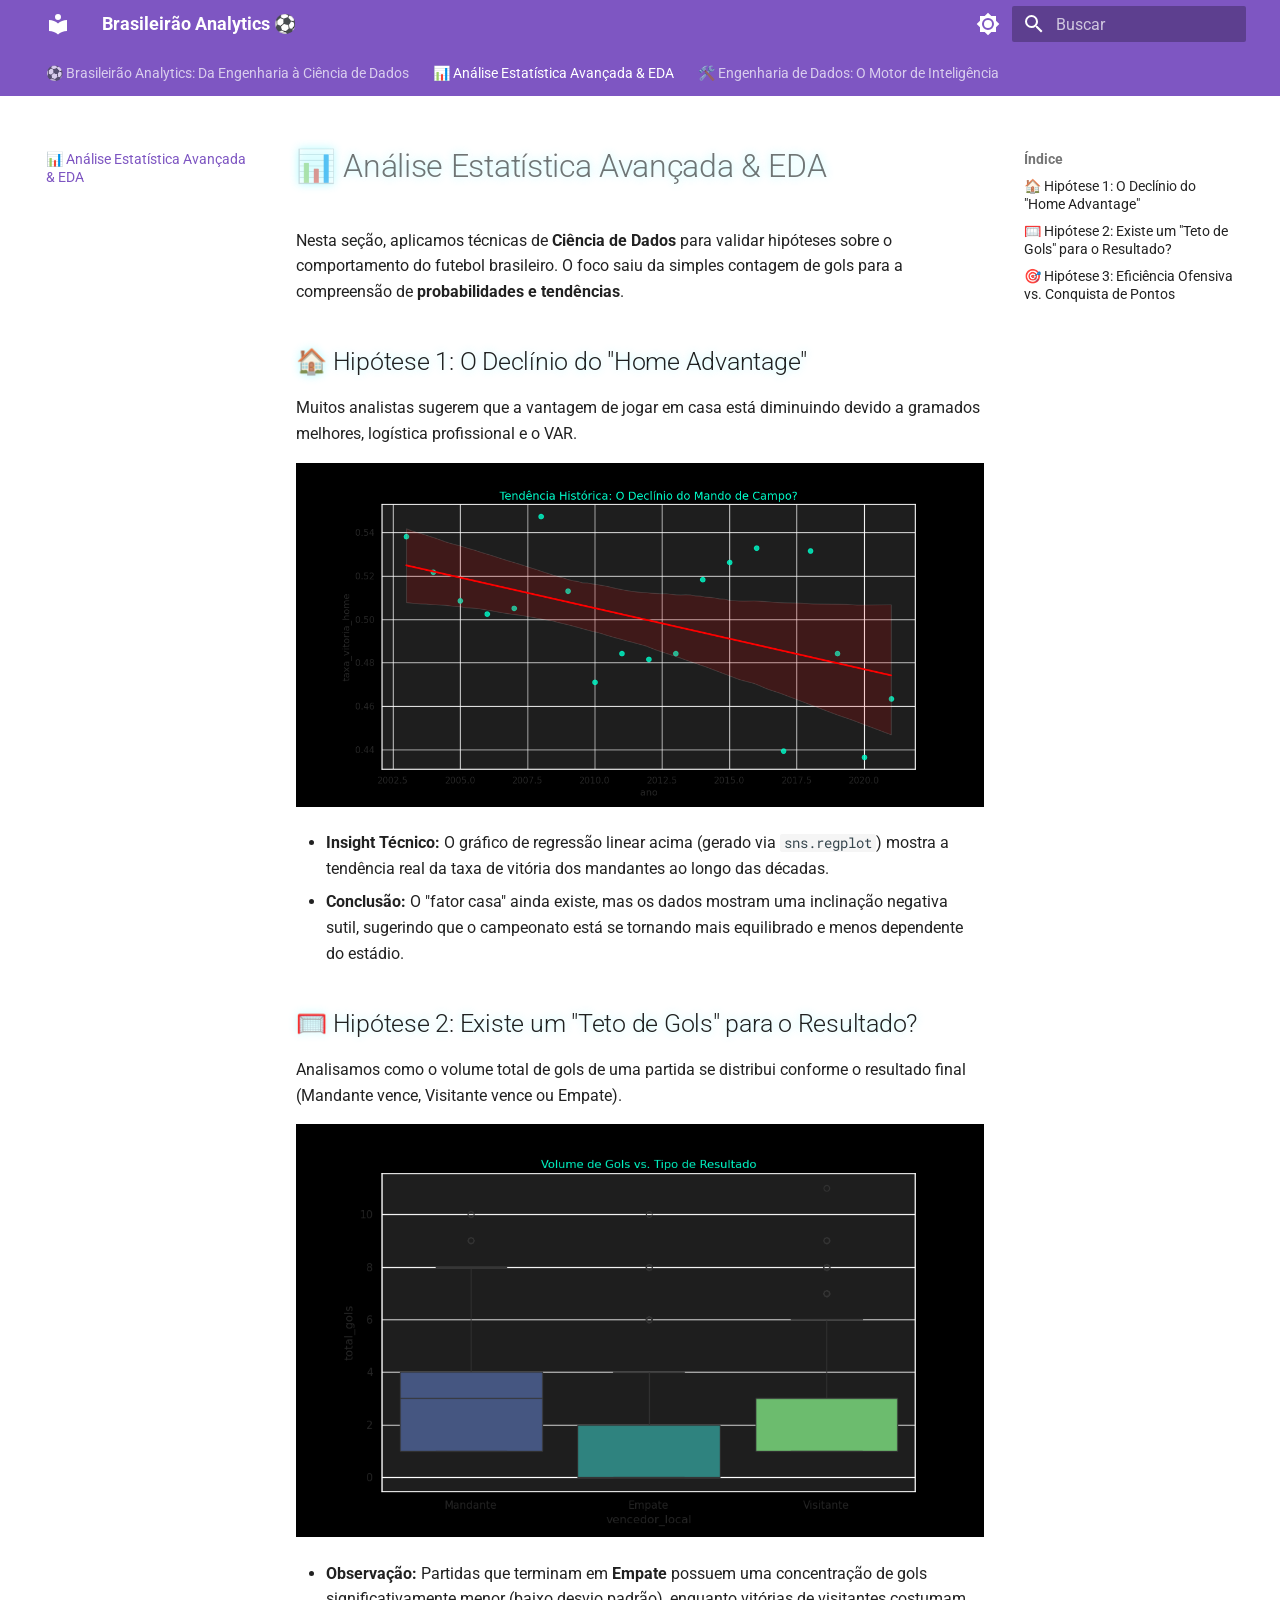
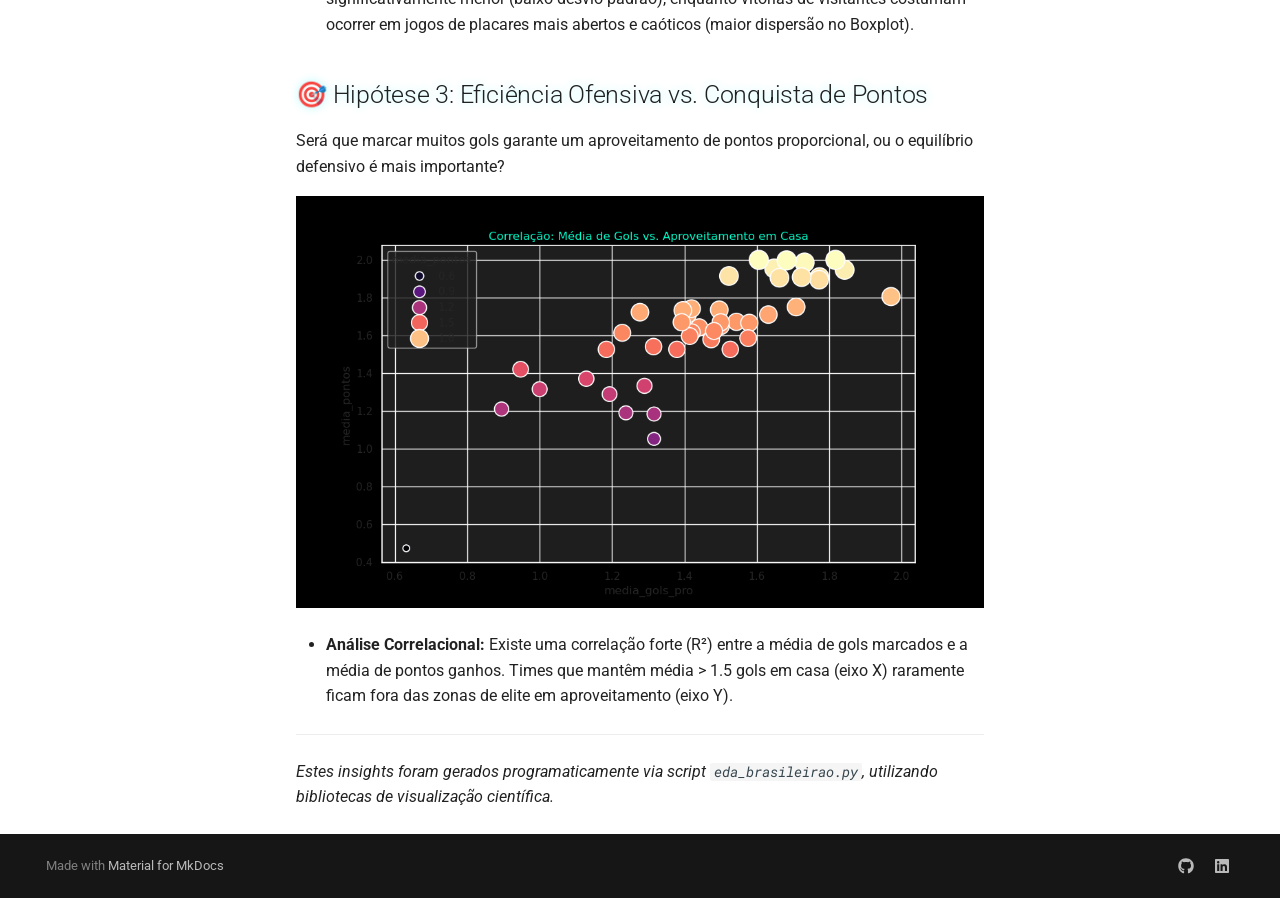
<file: analise-estatistica/index.html>
<!doctype html>
<html lang="pt" class="no-js">
  <head>
    
      <meta charset="utf-8">
      <meta name="viewport" content="width=device-width,initial-scale=1">
      
        <meta name="description" content="Análise de Dados e Modelagem de BI do Campeonato Brasileiro (2003-2021)">
      
      
        <meta name="author" content="Ariel Shlomoh">
      
      
        <link rel="canonical" href="https://nandeslima.github.io/analise-campeonato-brasileiro/analise-estatistica/">
      
      
        <link rel="prev" href="..">
      
      
        <link rel="next" href="../engenharia-dados/">
      
      
        
      
      
      <link rel="icon" href="../assets/images/favicon.png">
      <meta name="generator" content="mkdocs-1.6.1, mkdocs-material-9.7.5">
    
    
      
        <title>📊 Análise Estatística Avançada & EDA - Brasileirão Analytics ⚽</title>
      
    
    
      <link rel="stylesheet" href="../assets/stylesheets/main.484c7ddc.min.css">
      
        
        <link rel="stylesheet" href="../assets/stylesheets/palette.ab4e12ef.min.css">
      
      


    
    
      
    
    
      
        
        
        <link rel="preconnect" href="https://fonts.gstatic.com" crossorigin>
        <link rel="stylesheet" href="https://fonts.googleapis.com/css?family=Roboto:300,300i,400,400i,700,700i%7CRoboto+Mono:400,400i,700,700i&display=fallback">
        <style>:root{--md-text-font:"Roboto";--md-code-font:"Roboto Mono"}</style>
      
    
    
      <link rel="stylesheet" href="../stylesheets/custom.css">
    
    <script>__md_scope=new URL("..",location),__md_hash=e=>[...e].reduce(((e,_)=>(e<<5)-e+_.charCodeAt(0)),0),__md_get=(e,_=localStorage,t=__md_scope)=>JSON.parse(_.getItem(t.pathname+"."+e)),__md_set=(e,_,t=localStorage,a=__md_scope)=>{try{t.setItem(a.pathname+"."+e,JSON.stringify(_))}catch(e){}}</script>
    
      

    
    
  </head>
  
  
    
    
      
    
    
    
    
    <body dir="ltr" data-md-color-scheme="slate" data-md-color-primary="deep-purple" data-md-color-accent="cyan">
  
    
    <input class="md-toggle" data-md-toggle="drawer" type="checkbox" id="__drawer" autocomplete="off">
    <input class="md-toggle" data-md-toggle="search" type="checkbox" id="__search" autocomplete="off">
    <label class="md-overlay" for="__drawer"></label>
    <div data-md-component="skip">
      
        
        <a href="#analise-estatistica-avancada-eda" class="md-skip">
          Pular para conteúdo
        </a>
      
    </div>
    <div data-md-component="announce">
      
    </div>
    
    
      

<header class="md-header" data-md-component="header">
  <nav class="md-header__inner md-grid" aria-label="Cabeçalho">
    <a href=".." title="Brasileirão Analytics ⚽" class="md-header__button md-logo" aria-label="Brasileirão Analytics ⚽" data-md-component="logo">
      
  
  <svg xmlns="http://www.w3.org/2000/svg" viewBox="0 0 24 24"><path d="M12 8a3 3 0 0 0 3-3 3 3 0 0 0-3-3 3 3 0 0 0-3 3 3 3 0 0 0 3 3m0 3.54C9.64 9.35 6.5 8 3 8v11c3.5 0 6.64 1.35 9 3.54 2.36-2.19 5.5-3.54 9-3.54V8c-3.5 0-6.64 1.35-9 3.54"/></svg>

    </a>
    <label class="md-header__button md-icon" for="__drawer">
      
      <svg xmlns="http://www.w3.org/2000/svg" viewBox="0 0 24 24"><path d="M3 6h18v2H3zm0 5h18v2H3zm0 5h18v2H3z"/></svg>
    </label>
    <div class="md-header__title" data-md-component="header-title">
      <div class="md-header__ellipsis">
        <div class="md-header__topic">
          <span class="md-ellipsis">
            Brasileirão Analytics ⚽
          </span>
        </div>
        <div class="md-header__topic" data-md-component="header-topic">
          <span class="md-ellipsis">
            
              📊 Análise Estatística Avançada &amp; EDA
            
          </span>
        </div>
      </div>
    </div>
    
      
        <form class="md-header__option" data-md-component="palette">
  
    
    
    
    <input class="md-option" data-md-color-media="(prefers-color-scheme: dark)" data-md-color-scheme="slate" data-md-color-primary="deep-purple" data-md-color-accent="cyan"  aria-label="Alternar para modo claro"  type="radio" name="__palette" id="__palette_0">
    
      <label class="md-header__button md-icon" title="Alternar para modo claro" for="__palette_1" hidden>
        <svg xmlns="http://www.w3.org/2000/svg" viewBox="0 0 24 24"><path d="M12 18c-.89 0-1.74-.2-2.5-.55C11.56 16.5 13 14.42 13 12s-1.44-4.5-3.5-5.45C10.26 6.2 11.11 6 12 6a6 6 0 0 1 6 6 6 6 0 0 1-6 6m8-9.31V4h-4.69L12 .69 8.69 4H4v4.69L.69 12 4 15.31V20h4.69L12 23.31 15.31 20H20v-4.69L23.31 12z"/></svg>
      </label>
    
  
    
    
    
    <input class="md-option" data-md-color-media="(prefers-color-scheme: light)" data-md-color-scheme="default" data-md-color-primary="deep-purple" data-md-color-accent="cyan"  aria-label="Alternar para modo escuro"  type="radio" name="__palette" id="__palette_1">
    
      <label class="md-header__button md-icon" title="Alternar para modo escuro" for="__palette_0" hidden>
        <svg xmlns="http://www.w3.org/2000/svg" viewBox="0 0 24 24"><path d="M12 8a4 4 0 0 0-4 4 4 4 0 0 0 4 4 4 4 0 0 0 4-4 4 4 0 0 0-4-4m0 10a6 6 0 0 1-6-6 6 6 0 0 1 6-6 6 6 0 0 1 6 6 6 6 0 0 1-6 6m8-9.31V4h-4.69L12 .69 8.69 4H4v4.69L.69 12 4 15.31V20h4.69L12 23.31 15.31 20H20v-4.69L23.31 12z"/></svg>
      </label>
    
  
</form>
      
    
    
      <script>var palette=__md_get("__palette");if(palette&&palette.color){if("(prefers-color-scheme)"===palette.color.media){var media=matchMedia("(prefers-color-scheme: light)"),input=document.querySelector(media.matches?"[data-md-color-media='(prefers-color-scheme: light)']":"[data-md-color-media='(prefers-color-scheme: dark)']");palette.color.media=input.getAttribute("data-md-color-media"),palette.color.scheme=input.getAttribute("data-md-color-scheme"),palette.color.primary=input.getAttribute("data-md-color-primary"),palette.color.accent=input.getAttribute("data-md-color-accent")}for(var[key,value]of Object.entries(palette.color))document.body.setAttribute("data-md-color-"+key,value)}</script>
    
    
    
      
      
        <label class="md-header__button md-icon" for="__search">
          
          <svg xmlns="http://www.w3.org/2000/svg" viewBox="0 0 24 24"><path d="M9.5 3A6.5 6.5 0 0 1 16 9.5c0 1.61-.59 3.09-1.56 4.23l.27.27h.79l5 5-1.5 1.5-5-5v-.79l-.27-.27A6.52 6.52 0 0 1 9.5 16 6.5 6.5 0 0 1 3 9.5 6.5 6.5 0 0 1 9.5 3m0 2C7 5 5 7 5 9.5S7 14 9.5 14 14 12 14 9.5 12 5 9.5 5"/></svg>
        </label>
        <div class="md-search" data-md-component="search" role="dialog">
  <label class="md-search__overlay" for="__search"></label>
  <div class="md-search__inner" role="search">
    <form class="md-search__form" name="search">
      <input type="text" class="md-search__input" name="query" aria-label="Buscar" placeholder="Buscar" autocapitalize="off" autocorrect="off" autocomplete="off" spellcheck="false" data-md-component="search-query" required>
      <label class="md-search__icon md-icon" for="__search">
        
        <svg xmlns="http://www.w3.org/2000/svg" viewBox="0 0 24 24"><path d="M9.5 3A6.5 6.5 0 0 1 16 9.5c0 1.61-.59 3.09-1.56 4.23l.27.27h.79l5 5-1.5 1.5-5-5v-.79l-.27-.27A6.52 6.52 0 0 1 9.5 16 6.5 6.5 0 0 1 3 9.5 6.5 6.5 0 0 1 9.5 3m0 2C7 5 5 7 5 9.5S7 14 9.5 14 14 12 14 9.5 12 5 9.5 5"/></svg>
        
        <svg xmlns="http://www.w3.org/2000/svg" viewBox="0 0 24 24"><path d="M20 11v2H8l5.5 5.5-1.42 1.42L4.16 12l7.92-7.92L13.5 5.5 8 11z"/></svg>
      </label>
      <nav class="md-search__options" aria-label="Pesquisar">
        
        <button type="reset" class="md-search__icon md-icon" title="Limpar" aria-label="Limpar" tabindex="-1">
          
          <svg xmlns="http://www.w3.org/2000/svg" viewBox="0 0 24 24"><path d="M19 6.41 17.59 5 12 10.59 6.41 5 5 6.41 10.59 12 5 17.59 6.41 19 12 13.41 17.59 19 19 17.59 13.41 12z"/></svg>
        </button>
      </nav>
      
        <div class="md-search__suggest" data-md-component="search-suggest"></div>
      
    </form>
    <div class="md-search__output">
      <div class="md-search__scrollwrap" tabindex="0" data-md-scrollfix>
        <div class="md-search-result" data-md-component="search-result">
          <div class="md-search-result__meta">
            Inicializando busca
          </div>
          <ol class="md-search-result__list" role="presentation"></ol>
        </div>
      </div>
    </div>
  </div>
</div>
      
    
    
  </nav>
  
</header>
    
    <div class="md-container" data-md-component="container">
      
      
        
          
            
<nav class="md-tabs" aria-label="Abas" data-md-component="tabs">
  <div class="md-grid">
    <ul class="md-tabs__list">
      
        
  
  
  
  
    <li class="md-tabs__item">
      <a href=".." class="md-tabs__link">
        
  
  
    
  
  ⚽ Brasileirão Analytics: Da Engenharia à Ciência de Dados

      </a>
    </li>
  

      
        
  
  
  
    
  
  
    <li class="md-tabs__item md-tabs__item--active">
      <a href="./" class="md-tabs__link">
        
  
  
    
  
  📊 Análise Estatística Avançada &amp; EDA

      </a>
    </li>
  

      
        
  
  
  
  
    <li class="md-tabs__item">
      <a href="../engenharia-dados/" class="md-tabs__link">
        
  
  
    
  
  🛠️ Engenharia de Dados: O Motor de Inteligência

      </a>
    </li>
  

      
    </ul>
  </div>
</nav>
          
        
      
      <main class="md-main" data-md-component="main">
        <div class="md-main__inner md-grid">
          
            
              
              <div class="md-sidebar md-sidebar--primary" data-md-component="sidebar" data-md-type="navigation" >
                <div class="md-sidebar__scrollwrap">
                  <div class="md-sidebar__inner">
                    


  


<nav class="md-nav md-nav--primary md-nav--lifted" aria-label="Navegação" data-md-level="0">
  <label class="md-nav__title" for="__drawer">
    <a href=".." title="Brasileirão Analytics ⚽" class="md-nav__button md-logo" aria-label="Brasileirão Analytics ⚽" data-md-component="logo">
      
  
  <svg xmlns="http://www.w3.org/2000/svg" viewBox="0 0 24 24"><path d="M12 8a3 3 0 0 0 3-3 3 3 0 0 0-3-3 3 3 0 0 0-3 3 3 3 0 0 0 3 3m0 3.54C9.64 9.35 6.5 8 3 8v11c3.5 0 6.64 1.35 9 3.54 2.36-2.19 5.5-3.54 9-3.54V8c-3.5 0-6.64 1.35-9 3.54"/></svg>

    </a>
    Brasileirão Analytics ⚽
  </label>
  
  <ul class="md-nav__list" data-md-scrollfix>
    
      
      
  
  
  
  
    <li class="md-nav__item">
      <a href=".." class="md-nav__link">
        
  
  
  <span class="md-ellipsis">
    
  
    ⚽ Brasileirão Analytics: Da Engenharia à Ciência de Dados
  

    
  </span>
  
  

      </a>
    </li>
  

    
      
      
  
  
    
  
  
  
    <li class="md-nav__item md-nav__item--active">
      
      <input class="md-nav__toggle md-toggle" type="checkbox" id="__toc">
      
      
        
      
      
        <label class="md-nav__link md-nav__link--active" for="__toc">
          
  
  
  <span class="md-ellipsis">
    
  
    📊 Análise Estatística Avançada &amp; EDA
  

    
  </span>
  
  

          <span class="md-nav__icon md-icon"></span>
        </label>
      
      <a href="./" class="md-nav__link md-nav__link--active">
        
  
  
  <span class="md-ellipsis">
    
  
    📊 Análise Estatística Avançada &amp; EDA
  

    
  </span>
  
  

      </a>
      
        

<nav class="md-nav md-nav--secondary" aria-label="Índice">
  
  
  
    
  
  
    <label class="md-nav__title" for="__toc">
      <span class="md-nav__icon md-icon"></span>
      Índice
    </label>
    <ul class="md-nav__list" data-md-component="toc" data-md-scrollfix>
      
        <li class="md-nav__item">
  <a href="#hipotese-1-o-declinio-do-home-advantage" class="md-nav__link">
    <span class="md-ellipsis">
      
        🏠 Hipótese 1: O Declínio do "Home Advantage"
      
    </span>
  </a>
  
</li>
      
        <li class="md-nav__item">
  <a href="#hipotese-2-existe-um-teto-de-gols-para-o-resultado" class="md-nav__link">
    <span class="md-ellipsis">
      
        🥅 Hipótese 2: Existe um "Teto de Gols" para o Resultado?
      
    </span>
  </a>
  
</li>
      
        <li class="md-nav__item">
  <a href="#hipotese-3-eficiencia-ofensiva-vs-conquista-de-pontos" class="md-nav__link">
    <span class="md-ellipsis">
      
        🎯 Hipótese 3: Eficiência Ofensiva vs. Conquista de Pontos
      
    </span>
  </a>
  
</li>
      
    </ul>
  
</nav>
      
    </li>
  

    
      
      
  
  
  
  
    <li class="md-nav__item">
      <a href="../engenharia-dados/" class="md-nav__link">
        
  
  
  <span class="md-ellipsis">
    
  
    🛠️ Engenharia de Dados: O Motor de Inteligência
  

    
  </span>
  
  

      </a>
    </li>
  

    
  </ul>
</nav>
                  </div>
                </div>
              </div>
            
            
              
              <div class="md-sidebar md-sidebar--secondary" data-md-component="sidebar" data-md-type="toc" >
                <div class="md-sidebar__scrollwrap">
                  <div class="md-sidebar__inner">
                    

<nav class="md-nav md-nav--secondary" aria-label="Índice">
  
  
  
    
  
  
    <label class="md-nav__title" for="__toc">
      <span class="md-nav__icon md-icon"></span>
      Índice
    </label>
    <ul class="md-nav__list" data-md-component="toc" data-md-scrollfix>
      
        <li class="md-nav__item">
  <a href="#hipotese-1-o-declinio-do-home-advantage" class="md-nav__link">
    <span class="md-ellipsis">
      
        🏠 Hipótese 1: O Declínio do "Home Advantage"
      
    </span>
  </a>
  
</li>
      
        <li class="md-nav__item">
  <a href="#hipotese-2-existe-um-teto-de-gols-para-o-resultado" class="md-nav__link">
    <span class="md-ellipsis">
      
        🥅 Hipótese 2: Existe um "Teto de Gols" para o Resultado?
      
    </span>
  </a>
  
</li>
      
        <li class="md-nav__item">
  <a href="#hipotese-3-eficiencia-ofensiva-vs-conquista-de-pontos" class="md-nav__link">
    <span class="md-ellipsis">
      
        🎯 Hipótese 3: Eficiência Ofensiva vs. Conquista de Pontos
      
    </span>
  </a>
  
</li>
      
    </ul>
  
</nav>
                  </div>
                </div>
              </div>
            
          
          
            <div class="md-content" data-md-component="content">
              
              <article class="md-content__inner md-typeset">
                
                  



<h1 id="analise-estatistica-avancada-eda">📊 Análise Estatística Avançada &amp; EDA</h1>
<p>Nesta seção, aplicamos técnicas de <strong>Ciência de Dados</strong> para validar hipóteses sobre o comportamento do futebol brasileiro. O foco saiu da simples contagem de gols para a compreensão de <strong>probabilidades e tendências</strong>.</p>
<h2 id="hipotese-1-o-declinio-do-home-advantage">🏠 Hipótese 1: O Declínio do "Home Advantage"</h2>
<p>Muitos analistas sugerem que a vantagem de jogar em casa está diminuindo devido a gramados melhores, logística profissional e o VAR.</p>
<p><img alt="Tendência Home Advantage" src="../assets/home_advantage_regression.png" /></p>
<ul>
<li><strong>Insight Técnico:</strong> O gráfico de regressão linear acima (gerado via <code>sns.regplot</code>) mostra a tendência real da taxa de vitória dos mandantes ao longo das décadas. </li>
<li><strong>Conclusão:</strong> O "fator casa" ainda existe, mas os dados mostram uma inclinação negativa sutil, sugerindo que o campeonato está se tornando mais equilibrado e menos dependente do estádio.</li>
</ul>
<h2 id="hipotese-2-existe-um-teto-de-gols-para-o-resultado">🥅 Hipótese 2: Existe um "Teto de Gols" para o Resultado?</h2>
<p>Analisamos como o volume total de gols de uma partida se distribui conforme o resultado final (Mandante vence, Visitante vence ou Empate).</p>
<p><img alt="Distribuição de Gols" src="../assets/goals_distribution_result.png" /></p>
<ul>
<li><strong>Observação:</strong> Partidas que terminam em <strong>Empate</strong> possuem uma concentração de gols significativamente menor (baixo desvio padrão), enquanto vitórias de visitantes costumam ocorrer em jogos de placares mais abertos e caóticos (maior dispersão no Boxplot).</li>
</ul>
<h2 id="hipotese-3-eficiencia-ofensiva-vs-conquista-de-pontos">🎯 Hipótese 3: Eficiência Ofensiva vs. Conquista de Pontos</h2>
<p>Será que marcar muitos gols garante um aproveitamento de pontos proporcional, ou o equilíbrio defensivo é mais importante?</p>
<p><img alt="Correlação Ofensiva" src="../assets/offensive_efficiency_correlation.png" /></p>
<ul>
<li><strong>Análise Correlacional:</strong> Existe uma correlação forte (R²) entre a média de gols marcados e a média de pontos ganhos. Times que mantêm média &gt; 1.5 gols em casa (eixo X) raramente ficam fora das zonas de elite em aproveitamento (eixo Y).</li>
</ul>
<hr />
<p><em>Estes insights foram gerados programaticamente via script <code>eda_brasileirao.py</code>, utilizando bibliotecas de visualização científica.</em></p>












                
              </article>
            </div>
          
          
  <script>var tabs=__md_get("__tabs");if(Array.isArray(tabs))e:for(var set of document.querySelectorAll(".tabbed-set")){var labels=set.querySelector(".tabbed-labels");for(var tab of tabs)for(var label of labels.getElementsByTagName("label"))if(label.innerText.trim()===tab){var input=document.getElementById(label.htmlFor);input.checked=!0;continue e}}</script>

<script>var target=document.getElementById(location.hash.slice(1));target&&target.name&&(target.checked=target.name.startsWith("__tabbed_"))</script>
        </div>
        
          <button type="button" class="md-top md-icon" data-md-component="top" hidden>
  
  <svg xmlns="http://www.w3.org/2000/svg" viewBox="0 0 24 24"><path d="M13 20h-2V8l-5.5 5.5-1.42-1.42L12 4.16l7.92 7.92-1.42 1.42L13 8z"/></svg>
  Voltar para o topo
</button>
        
      </main>
      
        <footer class="md-footer">
  
  <div class="md-footer-meta md-typeset">
    <div class="md-footer-meta__inner md-grid">
      <div class="md-copyright">
  
  
    Made with
    <a href="https://squidfunk.github.io/mkdocs-material/" target="_blank" rel="noopener">
      Material for MkDocs
    </a>
  
</div>
      
        
<div class="md-social">
  
    
    
    
    
      
      
    
    <a href="https://github.com/NandesLima" target="_blank" rel="noopener" title="github.com" class="md-social__link">
      <svg xmlns="http://www.w3.org/2000/svg" viewBox="0 0 512 512"><!--! Font Awesome Free 7.1.0 by @fontawesome - https://fontawesome.com License - https://fontawesome.com/license/free (Icons: CC BY 4.0, Fonts: SIL OFL 1.1, Code: MIT License) Copyright 2025 Fonticons, Inc.--><path d="M173.9 397.4c0 2-2.3 3.6-5.2 3.6-3.3.3-5.6-1.3-5.6-3.6 0-2 2.3-3.6 5.2-3.6 3-.3 5.6 1.3 5.6 3.6m-31.1-4.5c-.7 2 1.3 4.3 4.3 4.9 2.6 1 5.6 0 6.2-2s-1.3-4.3-4.3-5.2c-2.6-.7-5.5.3-6.2 2.3m44.2-1.7c-2.9.7-4.9 2.6-4.6 4.9.3 2 2.9 3.3 5.9 2.6 2.9-.7 4.9-2.6 4.6-4.6-.3-1.9-3-3.2-5.9-2.9M252.8 8C114.1 8 8 113.3 8 252c0 110.9 69.8 205.8 169.5 239.2 12.8 2.3 17.3-5.6 17.3-12.1 0-6.2-.3-40.4-.3-61.4 0 0-70 15-84.7-29.8 0 0-11.4-29.1-27.8-36.6 0 0-22.9-15.7 1.6-15.4 0 0 24.9 2 38.6 25.8 21.9 38.6 58.6 27.5 72.9 20.9 2.3-16 8.8-27.1 16-33.7-55.9-6.2-112.3-14.3-112.3-110.5 0-27.5 7.6-41.3 23.6-58.9-2.6-6.5-11.1-33.3 2.6-67.9 20.9-6.5 69 27 69 27 20-5.6 41.5-8.5 62.8-8.5s42.8 2.9 62.8 8.5c0 0 48.1-33.6 69-27 13.7 34.7 5.2 61.4 2.6 67.9 16 17.7 25.8 31.5 25.8 58.9 0 96.5-58.9 104.2-114.8 110.5 9.2 7.9 17 22.9 17 46.4 0 33.7-.3 75.4-.3 83.6 0 6.5 4.6 14.4 17.3 12.1C436.2 457.8 504 362.9 504 252 504 113.3 391.5 8 252.8 8M105.2 352.9c-1.3 1-1 3.3.7 5.2 1.6 1.6 3.9 2.3 5.2 1 1.3-1 1-3.3-.7-5.2-1.6-1.6-3.9-2.3-5.2-1m-10.8-8.1c-.7 1.3.3 2.9 2.3 3.9 1.6 1 3.6.7 4.3-.7.7-1.3-.3-2.9-2.3-3.9-2-.6-3.6-.3-4.3.7m32.4 35.6c-1.6 1.3-1 4.3 1.3 6.2 2.3 2.3 5.2 2.6 6.5 1 1.3-1.3.7-4.3-1.3-6.2-2.2-2.3-5.2-2.6-6.5-1m-11.4-14.7c-1.6 1-1.6 3.6 0 5.9s4.3 3.3 5.6 2.3c1.6-1.3 1.6-3.9 0-6.2-1.4-2.3-4-3.3-5.6-2"/></svg>
    </a>
  
    
    
    
    
      
      
    
    <a href="https://www.linkedin.com/in/ariel-shlomoh/" target="_blank" rel="noopener" title="www.linkedin.com" class="md-social__link">
      <svg xmlns="http://www.w3.org/2000/svg" viewBox="0 0 448 512"><!--! Font Awesome Free 7.1.0 by @fontawesome - https://fontawesome.com License - https://fontawesome.com/license/free (Icons: CC BY 4.0, Fonts: SIL OFL 1.1, Code: MIT License) Copyright 2025 Fonticons, Inc.--><path d="M416 32H31.9C14.3 32 0 46.5 0 64.3v383.4C0 465.5 14.3 480 31.9 480H416c17.6 0 32-14.5 32-32.3V64.3c0-17.8-14.4-32.3-32-32.3M135.4 416H69V202.2h66.5V416zM102.2 96a38.5 38.5 0 1 1 0 77 38.5 38.5 0 1 1 0-77m282.1 320h-66.4V312c0-24.8-.5-56.7-34.5-56.7-34.6 0-39.9 27-39.9 54.9V416h-66.4V202.2h63.7v29.2h.9c8.9-16.8 30.6-34.5 62.9-34.5 67.2 0 79.7 44.3 79.7 101.9z"/></svg>
    </a>
  
</div>
      
    </div>
  </div>
</footer>
      
    </div>
    <div class="md-dialog" data-md-component="dialog">
      <div class="md-dialog__inner md-typeset"></div>
    </div>
    
    
    
      
      
      <script id="__config" type="application/json">{"annotate": null, "base": "..", "features": ["navigation.tabs", "navigation.sections", "navigation.top", "search.suggest", "search.highlight", "content.code.copy", "content.tabs.link"], "search": "../assets/javascripts/workers/search.2c215733.min.js", "tags": null, "translations": {"clipboard.copied": "Copiado para \u00e1rea de transfer\u00eancia", "clipboard.copy": "Copiar para \u00e1rea de transfer\u00eancia", "search.result.more.one": "mais 1 nesta p\u00e1gina", "search.result.more.other": "# mais nesta p\u00e1gina", "search.result.none": "Nenhum documento encontrado", "search.result.one": "1 documento encontrado", "search.result.other": "# documentos encontrados", "search.result.placeholder": "Digite para iniciar a busca", "search.result.term.missing": "Ausente", "select.version": "Selecione a vers\u00e3o"}, "version": null}</script>
    
    
      <script src="../assets/javascripts/bundle.79ae519e.min.js"></script>
      
    
  </body>
</html>
</file>
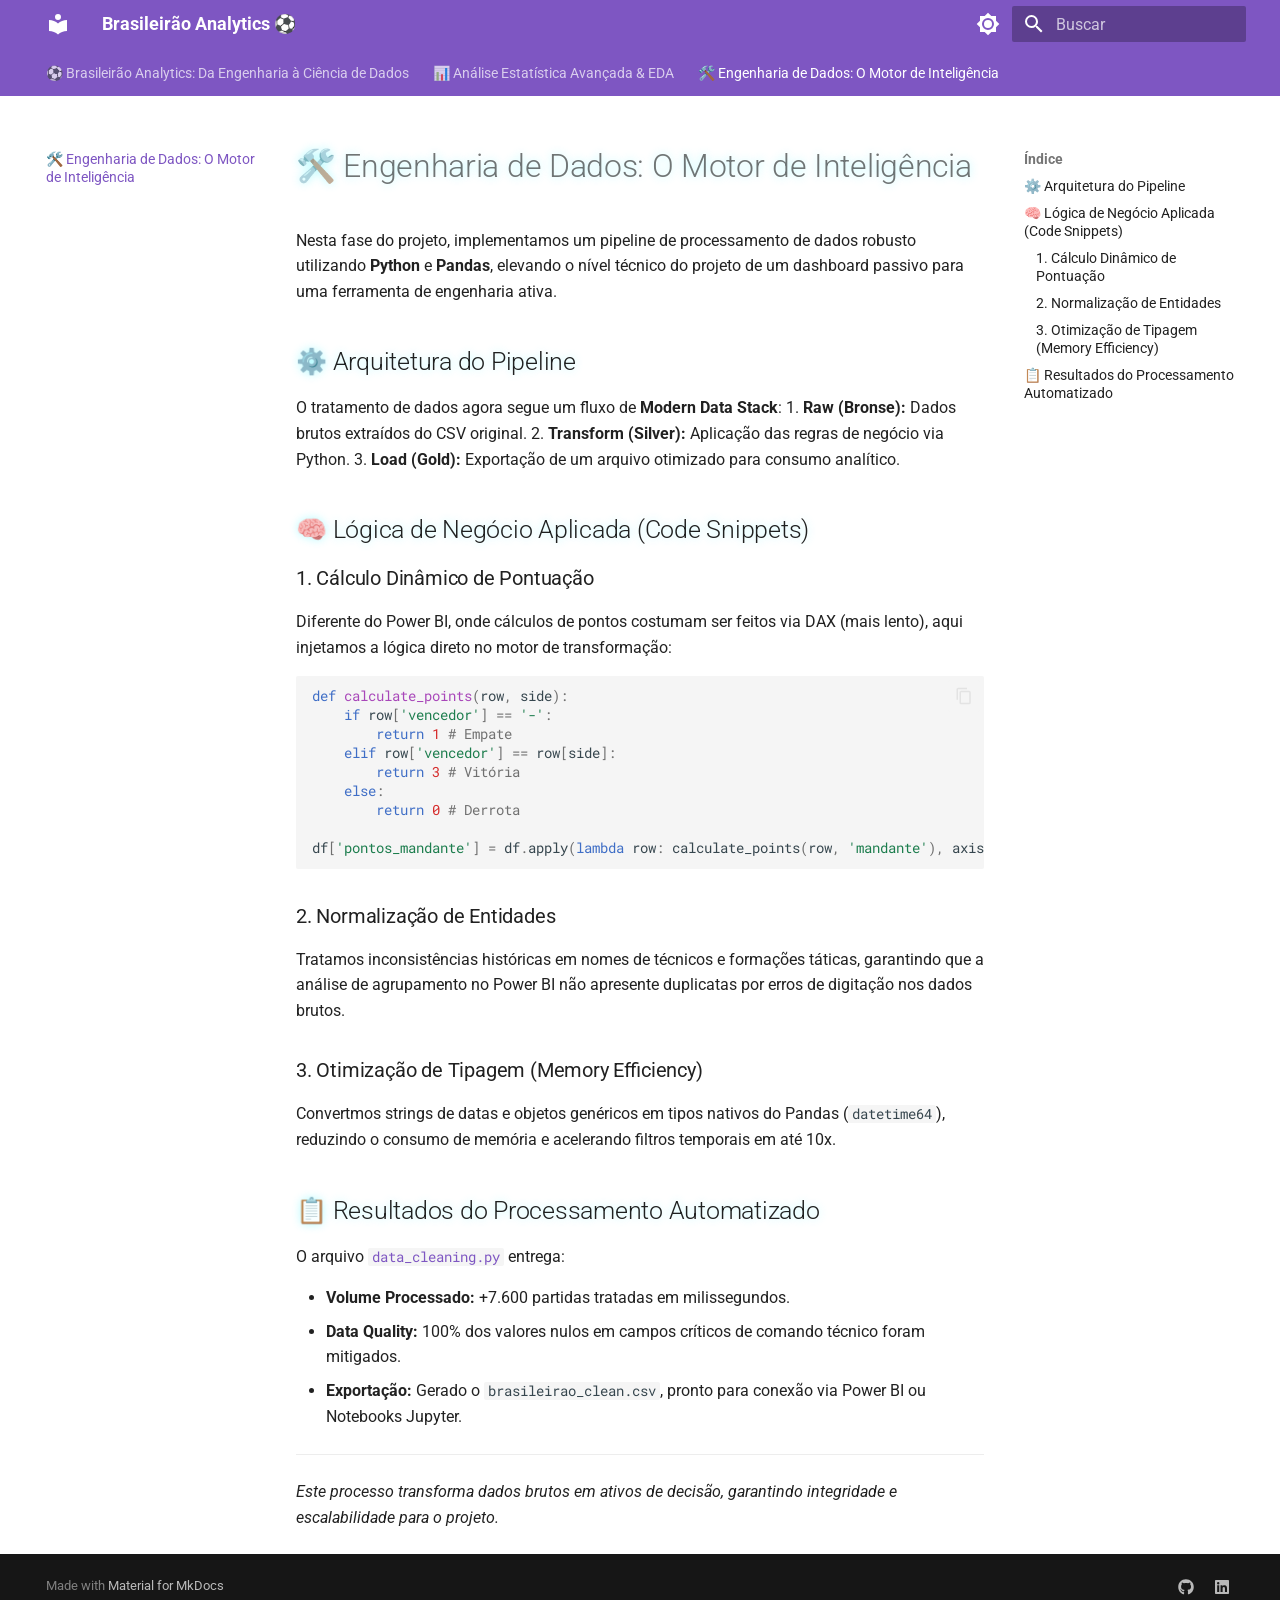
<file: engenharia-dados/index.html>
<!doctype html>
<html lang="pt" class="no-js">
  <head>
    
      <meta charset="utf-8">
      <meta name="viewport" content="width=device-width,initial-scale=1">
      
        <meta name="description" content="Análise de Dados e Modelagem de BI do Campeonato Brasileiro (2003-2021)">
      
      
        <meta name="author" content="Ariel Shlomoh">
      
      
        <link rel="canonical" href="https://nandeslima.github.io/analise-campeonato-brasileiro/engenharia-dados/">
      
      
        <link rel="prev" href="../analise-estatistica/">
      
      
      
        
      
      
      <link rel="icon" href="../assets/images/favicon.png">
      <meta name="generator" content="mkdocs-1.6.1, mkdocs-material-9.7.5">
    
    
      
        <title>🛠️ Engenharia de Dados: O Motor de Inteligência - Brasileirão Analytics ⚽</title>
      
    
    
      <link rel="stylesheet" href="../assets/stylesheets/main.484c7ddc.min.css">
      
        
        <link rel="stylesheet" href="../assets/stylesheets/palette.ab4e12ef.min.css">
      
      


    
    
      
    
    
      
        
        
        <link rel="preconnect" href="https://fonts.gstatic.com" crossorigin>
        <link rel="stylesheet" href="https://fonts.googleapis.com/css?family=Roboto:300,300i,400,400i,700,700i%7CRoboto+Mono:400,400i,700,700i&display=fallback">
        <style>:root{--md-text-font:"Roboto";--md-code-font:"Roboto Mono"}</style>
      
    
    
      <link rel="stylesheet" href="../stylesheets/custom.css">
    
    <script>__md_scope=new URL("..",location),__md_hash=e=>[...e].reduce(((e,_)=>(e<<5)-e+_.charCodeAt(0)),0),__md_get=(e,_=localStorage,t=__md_scope)=>JSON.parse(_.getItem(t.pathname+"."+e)),__md_set=(e,_,t=localStorage,a=__md_scope)=>{try{t.setItem(a.pathname+"."+e,JSON.stringify(_))}catch(e){}}</script>
    
      

    
    
  </head>
  
  
    
    
      
    
    
    
    
    <body dir="ltr" data-md-color-scheme="slate" data-md-color-primary="deep-purple" data-md-color-accent="cyan">
  
    
    <input class="md-toggle" data-md-toggle="drawer" type="checkbox" id="__drawer" autocomplete="off">
    <input class="md-toggle" data-md-toggle="search" type="checkbox" id="__search" autocomplete="off">
    <label class="md-overlay" for="__drawer"></label>
    <div data-md-component="skip">
      
        
        <a href="#engenharia-de-dados-o-motor-de-inteligencia" class="md-skip">
          Pular para conteúdo
        </a>
      
    </div>
    <div data-md-component="announce">
      
    </div>
    
    
      

<header class="md-header" data-md-component="header">
  <nav class="md-header__inner md-grid" aria-label="Cabeçalho">
    <a href=".." title="Brasileirão Analytics ⚽" class="md-header__button md-logo" aria-label="Brasileirão Analytics ⚽" data-md-component="logo">
      
  
  <svg xmlns="http://www.w3.org/2000/svg" viewBox="0 0 24 24"><path d="M12 8a3 3 0 0 0 3-3 3 3 0 0 0-3-3 3 3 0 0 0-3 3 3 3 0 0 0 3 3m0 3.54C9.64 9.35 6.5 8 3 8v11c3.5 0 6.64 1.35 9 3.54 2.36-2.19 5.5-3.54 9-3.54V8c-3.5 0-6.64 1.35-9 3.54"/></svg>

    </a>
    <label class="md-header__button md-icon" for="__drawer">
      
      <svg xmlns="http://www.w3.org/2000/svg" viewBox="0 0 24 24"><path d="M3 6h18v2H3zm0 5h18v2H3zm0 5h18v2H3z"/></svg>
    </label>
    <div class="md-header__title" data-md-component="header-title">
      <div class="md-header__ellipsis">
        <div class="md-header__topic">
          <span class="md-ellipsis">
            Brasileirão Analytics ⚽
          </span>
        </div>
        <div class="md-header__topic" data-md-component="header-topic">
          <span class="md-ellipsis">
            
              🛠️ Engenharia de Dados: O Motor de Inteligência
            
          </span>
        </div>
      </div>
    </div>
    
      
        <form class="md-header__option" data-md-component="palette">
  
    
    
    
    <input class="md-option" data-md-color-media="(prefers-color-scheme: dark)" data-md-color-scheme="slate" data-md-color-primary="deep-purple" data-md-color-accent="cyan"  aria-label="Alternar para modo claro"  type="radio" name="__palette" id="__palette_0">
    
      <label class="md-header__button md-icon" title="Alternar para modo claro" for="__palette_1" hidden>
        <svg xmlns="http://www.w3.org/2000/svg" viewBox="0 0 24 24"><path d="M12 18c-.89 0-1.74-.2-2.5-.55C11.56 16.5 13 14.42 13 12s-1.44-4.5-3.5-5.45C10.26 6.2 11.11 6 12 6a6 6 0 0 1 6 6 6 6 0 0 1-6 6m8-9.31V4h-4.69L12 .69 8.69 4H4v4.69L.69 12 4 15.31V20h4.69L12 23.31 15.31 20H20v-4.69L23.31 12z"/></svg>
      </label>
    
  
    
    
    
    <input class="md-option" data-md-color-media="(prefers-color-scheme: light)" data-md-color-scheme="default" data-md-color-primary="deep-purple" data-md-color-accent="cyan"  aria-label="Alternar para modo escuro"  type="radio" name="__palette" id="__palette_1">
    
      <label class="md-header__button md-icon" title="Alternar para modo escuro" for="__palette_0" hidden>
        <svg xmlns="http://www.w3.org/2000/svg" viewBox="0 0 24 24"><path d="M12 8a4 4 0 0 0-4 4 4 4 0 0 0 4 4 4 4 0 0 0 4-4 4 4 0 0 0-4-4m0 10a6 6 0 0 1-6-6 6 6 0 0 1 6-6 6 6 0 0 1 6 6 6 6 0 0 1-6 6m8-9.31V4h-4.69L12 .69 8.69 4H4v4.69L.69 12 4 15.31V20h4.69L12 23.31 15.31 20H20v-4.69L23.31 12z"/></svg>
      </label>
    
  
</form>
      
    
    
      <script>var palette=__md_get("__palette");if(palette&&palette.color){if("(prefers-color-scheme)"===palette.color.media){var media=matchMedia("(prefers-color-scheme: light)"),input=document.querySelector(media.matches?"[data-md-color-media='(prefers-color-scheme: light)']":"[data-md-color-media='(prefers-color-scheme: dark)']");palette.color.media=input.getAttribute("data-md-color-media"),palette.color.scheme=input.getAttribute("data-md-color-scheme"),palette.color.primary=input.getAttribute("data-md-color-primary"),palette.color.accent=input.getAttribute("data-md-color-accent")}for(var[key,value]of Object.entries(palette.color))document.body.setAttribute("data-md-color-"+key,value)}</script>
    
    
    
      
      
        <label class="md-header__button md-icon" for="__search">
          
          <svg xmlns="http://www.w3.org/2000/svg" viewBox="0 0 24 24"><path d="M9.5 3A6.5 6.5 0 0 1 16 9.5c0 1.61-.59 3.09-1.56 4.23l.27.27h.79l5 5-1.5 1.5-5-5v-.79l-.27-.27A6.52 6.52 0 0 1 9.5 16 6.5 6.5 0 0 1 3 9.5 6.5 6.5 0 0 1 9.5 3m0 2C7 5 5 7 5 9.5S7 14 9.5 14 14 12 14 9.5 12 5 9.5 5"/></svg>
        </label>
        <div class="md-search" data-md-component="search" role="dialog">
  <label class="md-search__overlay" for="__search"></label>
  <div class="md-search__inner" role="search">
    <form class="md-search__form" name="search">
      <input type="text" class="md-search__input" name="query" aria-label="Buscar" placeholder="Buscar" autocapitalize="off" autocorrect="off" autocomplete="off" spellcheck="false" data-md-component="search-query" required>
      <label class="md-search__icon md-icon" for="__search">
        
        <svg xmlns="http://www.w3.org/2000/svg" viewBox="0 0 24 24"><path d="M9.5 3A6.5 6.5 0 0 1 16 9.5c0 1.61-.59 3.09-1.56 4.23l.27.27h.79l5 5-1.5 1.5-5-5v-.79l-.27-.27A6.52 6.52 0 0 1 9.5 16 6.5 6.5 0 0 1 3 9.5 6.5 6.5 0 0 1 9.5 3m0 2C7 5 5 7 5 9.5S7 14 9.5 14 14 12 14 9.5 12 5 9.5 5"/></svg>
        
        <svg xmlns="http://www.w3.org/2000/svg" viewBox="0 0 24 24"><path d="M20 11v2H8l5.5 5.5-1.42 1.42L4.16 12l7.92-7.92L13.5 5.5 8 11z"/></svg>
      </label>
      <nav class="md-search__options" aria-label="Pesquisar">
        
        <button type="reset" class="md-search__icon md-icon" title="Limpar" aria-label="Limpar" tabindex="-1">
          
          <svg xmlns="http://www.w3.org/2000/svg" viewBox="0 0 24 24"><path d="M19 6.41 17.59 5 12 10.59 6.41 5 5 6.41 10.59 12 5 17.59 6.41 19 12 13.41 17.59 19 19 17.59 13.41 12z"/></svg>
        </button>
      </nav>
      
        <div class="md-search__suggest" data-md-component="search-suggest"></div>
      
    </form>
    <div class="md-search__output">
      <div class="md-search__scrollwrap" tabindex="0" data-md-scrollfix>
        <div class="md-search-result" data-md-component="search-result">
          <div class="md-search-result__meta">
            Inicializando busca
          </div>
          <ol class="md-search-result__list" role="presentation"></ol>
        </div>
      </div>
    </div>
  </div>
</div>
      
    
    
  </nav>
  
</header>
    
    <div class="md-container" data-md-component="container">
      
      
        
          
            
<nav class="md-tabs" aria-label="Abas" data-md-component="tabs">
  <div class="md-grid">
    <ul class="md-tabs__list">
      
        
  
  
  
  
    <li class="md-tabs__item">
      <a href=".." class="md-tabs__link">
        
  
  
    
  
  ⚽ Brasileirão Analytics: Da Engenharia à Ciência de Dados

      </a>
    </li>
  

      
        
  
  
  
  
    <li class="md-tabs__item">
      <a href="../analise-estatistica/" class="md-tabs__link">
        
  
  
    
  
  📊 Análise Estatística Avançada &amp; EDA

      </a>
    </li>
  

      
        
  
  
  
    
  
  
    <li class="md-tabs__item md-tabs__item--active">
      <a href="./" class="md-tabs__link">
        
  
  
    
  
  🛠️ Engenharia de Dados: O Motor de Inteligência

      </a>
    </li>
  

      
    </ul>
  </div>
</nav>
          
        
      
      <main class="md-main" data-md-component="main">
        <div class="md-main__inner md-grid">
          
            
              
              <div class="md-sidebar md-sidebar--primary" data-md-component="sidebar" data-md-type="navigation" >
                <div class="md-sidebar__scrollwrap">
                  <div class="md-sidebar__inner">
                    


  


<nav class="md-nav md-nav--primary md-nav--lifted" aria-label="Navegação" data-md-level="0">
  <label class="md-nav__title" for="__drawer">
    <a href=".." title="Brasileirão Analytics ⚽" class="md-nav__button md-logo" aria-label="Brasileirão Analytics ⚽" data-md-component="logo">
      
  
  <svg xmlns="http://www.w3.org/2000/svg" viewBox="0 0 24 24"><path d="M12 8a3 3 0 0 0 3-3 3 3 0 0 0-3-3 3 3 0 0 0-3 3 3 3 0 0 0 3 3m0 3.54C9.64 9.35 6.5 8 3 8v11c3.5 0 6.64 1.35 9 3.54 2.36-2.19 5.5-3.54 9-3.54V8c-3.5 0-6.64 1.35-9 3.54"/></svg>

    </a>
    Brasileirão Analytics ⚽
  </label>
  
  <ul class="md-nav__list" data-md-scrollfix>
    
      
      
  
  
  
  
    <li class="md-nav__item">
      <a href=".." class="md-nav__link">
        
  
  
  <span class="md-ellipsis">
    
  
    ⚽ Brasileirão Analytics: Da Engenharia à Ciência de Dados
  

    
  </span>
  
  

      </a>
    </li>
  

    
      
      
  
  
  
  
    <li class="md-nav__item">
      <a href="../analise-estatistica/" class="md-nav__link">
        
  
  
  <span class="md-ellipsis">
    
  
    📊 Análise Estatística Avançada &amp; EDA
  

    
  </span>
  
  

      </a>
    </li>
  

    
      
      
  
  
    
  
  
  
    <li class="md-nav__item md-nav__item--active">
      
      <input class="md-nav__toggle md-toggle" type="checkbox" id="__toc">
      
      
        
      
      
        <label class="md-nav__link md-nav__link--active" for="__toc">
          
  
  
  <span class="md-ellipsis">
    
  
    🛠️ Engenharia de Dados: O Motor de Inteligência
  

    
  </span>
  
  

          <span class="md-nav__icon md-icon"></span>
        </label>
      
      <a href="./" class="md-nav__link md-nav__link--active">
        
  
  
  <span class="md-ellipsis">
    
  
    🛠️ Engenharia de Dados: O Motor de Inteligência
  

    
  </span>
  
  

      </a>
      
        

<nav class="md-nav md-nav--secondary" aria-label="Índice">
  
  
  
    
  
  
    <label class="md-nav__title" for="__toc">
      <span class="md-nav__icon md-icon"></span>
      Índice
    </label>
    <ul class="md-nav__list" data-md-component="toc" data-md-scrollfix>
      
        <li class="md-nav__item">
  <a href="#arquitetura-do-pipeline" class="md-nav__link">
    <span class="md-ellipsis">
      
        ⚙️ Arquitetura do Pipeline
      
    </span>
  </a>
  
</li>
      
        <li class="md-nav__item">
  <a href="#logica-de-negocio-aplicada-code-snippets" class="md-nav__link">
    <span class="md-ellipsis">
      
        🧠 Lógica de Negócio Aplicada (Code Snippets)
      
    </span>
  </a>
  
    <nav class="md-nav" aria-label="🧠 Lógica de Negócio Aplicada (Code Snippets)">
      <ul class="md-nav__list">
        
          <li class="md-nav__item">
  <a href="#1-calculo-dinamico-de-pontuacao" class="md-nav__link">
    <span class="md-ellipsis">
      
        1. Cálculo Dinâmico de Pontuação
      
    </span>
  </a>
  
</li>
        
          <li class="md-nav__item">
  <a href="#2-normalizacao-de-entidades" class="md-nav__link">
    <span class="md-ellipsis">
      
        2. Normalização de Entidades
      
    </span>
  </a>
  
</li>
        
          <li class="md-nav__item">
  <a href="#3-otimizacao-de-tipagem-memory-efficiency" class="md-nav__link">
    <span class="md-ellipsis">
      
        3. Otimização de Tipagem (Memory Efficiency)
      
    </span>
  </a>
  
</li>
        
      </ul>
    </nav>
  
</li>
      
        <li class="md-nav__item">
  <a href="#resultados-do-processamento-automatizado" class="md-nav__link">
    <span class="md-ellipsis">
      
        📋 Resultados do Processamento Automatizado
      
    </span>
  </a>
  
</li>
      
    </ul>
  
</nav>
      
    </li>
  

    
  </ul>
</nav>
                  </div>
                </div>
              </div>
            
            
              
              <div class="md-sidebar md-sidebar--secondary" data-md-component="sidebar" data-md-type="toc" >
                <div class="md-sidebar__scrollwrap">
                  <div class="md-sidebar__inner">
                    

<nav class="md-nav md-nav--secondary" aria-label="Índice">
  
  
  
    
  
  
    <label class="md-nav__title" for="__toc">
      <span class="md-nav__icon md-icon"></span>
      Índice
    </label>
    <ul class="md-nav__list" data-md-component="toc" data-md-scrollfix>
      
        <li class="md-nav__item">
  <a href="#arquitetura-do-pipeline" class="md-nav__link">
    <span class="md-ellipsis">
      
        ⚙️ Arquitetura do Pipeline
      
    </span>
  </a>
  
</li>
      
        <li class="md-nav__item">
  <a href="#logica-de-negocio-aplicada-code-snippets" class="md-nav__link">
    <span class="md-ellipsis">
      
        🧠 Lógica de Negócio Aplicada (Code Snippets)
      
    </span>
  </a>
  
    <nav class="md-nav" aria-label="🧠 Lógica de Negócio Aplicada (Code Snippets)">
      <ul class="md-nav__list">
        
          <li class="md-nav__item">
  <a href="#1-calculo-dinamico-de-pontuacao" class="md-nav__link">
    <span class="md-ellipsis">
      
        1. Cálculo Dinâmico de Pontuação
      
    </span>
  </a>
  
</li>
        
          <li class="md-nav__item">
  <a href="#2-normalizacao-de-entidades" class="md-nav__link">
    <span class="md-ellipsis">
      
        2. Normalização de Entidades
      
    </span>
  </a>
  
</li>
        
          <li class="md-nav__item">
  <a href="#3-otimizacao-de-tipagem-memory-efficiency" class="md-nav__link">
    <span class="md-ellipsis">
      
        3. Otimização de Tipagem (Memory Efficiency)
      
    </span>
  </a>
  
</li>
        
      </ul>
    </nav>
  
</li>
      
        <li class="md-nav__item">
  <a href="#resultados-do-processamento-automatizado" class="md-nav__link">
    <span class="md-ellipsis">
      
        📋 Resultados do Processamento Automatizado
      
    </span>
  </a>
  
</li>
      
    </ul>
  
</nav>
                  </div>
                </div>
              </div>
            
          
          
            <div class="md-content" data-md-component="content">
              
              <article class="md-content__inner md-typeset">
                
                  



<h1 id="engenharia-de-dados-o-motor-de-inteligencia">🛠️ Engenharia de Dados: O Motor de Inteligência</h1>
<p>Nesta fase do projeto, implementamos um pipeline de processamento de dados robusto utilizando <strong>Python</strong> e <strong>Pandas</strong>, elevando o nível técnico do projeto de um dashboard passivo para uma ferramenta de engenharia ativa.</p>
<h2 id="arquitetura-do-pipeline">⚙️ Arquitetura do Pipeline</h2>
<p>O tratamento de dados agora segue um fluxo de <strong>Modern Data Stack</strong>:
1. <strong>Raw (Bronse):</strong> Dados brutos extraídos do CSV original.
2. <strong>Transform (Silver):</strong> Aplicação das regras de negócio via Python.
3. <strong>Load (Gold):</strong> Exportação de um arquivo otimizado para consumo analítico.</p>
<h2 id="logica-de-negocio-aplicada-code-snippets">🧠 Lógica de Negócio Aplicada (Code Snippets)</h2>
<h3 id="1-calculo-dinamico-de-pontuacao">1. Cálculo Dinâmico de Pontuação</h3>
<p>Diferente do Power BI, onde cálculos de pontos costumam ser feitos via DAX (mais lento), aqui injetamos a lógica direto no motor de transformação:</p>
<div class="highlight"><pre><span></span><code><span class="k">def</span><span class="w"> </span><span class="nf">calculate_points</span><span class="p">(</span><span class="n">row</span><span class="p">,</span> <span class="n">side</span><span class="p">):</span>
    <span class="k">if</span> <span class="n">row</span><span class="p">[</span><span class="s1">&#39;vencedor&#39;</span><span class="p">]</span> <span class="o">==</span> <span class="s1">&#39;-&#39;</span><span class="p">:</span>
        <span class="k">return</span> <span class="mi">1</span> <span class="c1"># Empate</span>
    <span class="k">elif</span> <span class="n">row</span><span class="p">[</span><span class="s1">&#39;vencedor&#39;</span><span class="p">]</span> <span class="o">==</span> <span class="n">row</span><span class="p">[</span><span class="n">side</span><span class="p">]:</span>
        <span class="k">return</span> <span class="mi">3</span> <span class="c1"># Vitória</span>
    <span class="k">else</span><span class="p">:</span>
        <span class="k">return</span> <span class="mi">0</span> <span class="c1"># Derrota</span>

<span class="n">df</span><span class="p">[</span><span class="s1">&#39;pontos_mandante&#39;</span><span class="p">]</span> <span class="o">=</span> <span class="n">df</span><span class="o">.</span><span class="n">apply</span><span class="p">(</span><span class="k">lambda</span> <span class="n">row</span><span class="p">:</span> <span class="n">calculate_points</span><span class="p">(</span><span class="n">row</span><span class="p">,</span> <span class="s1">&#39;mandante&#39;</span><span class="p">),</span> <span class="n">axis</span><span class="o">=</span><span class="mi">1</span><span class="p">)</span>
</code></pre></div>
<h3 id="2-normalizacao-de-entidades">2. Normalização de Entidades</h3>
<p>Tratamos inconsistências históricas em nomes de técnicos e formações táticas, garantindo que a análise de agrupamento no Power BI não apresente duplicatas por erros de digitação nos dados brutos.</p>
<h3 id="3-otimizacao-de-tipagem-memory-efficiency">3. Otimização de Tipagem (Memory Efficiency)</h3>
<p>Convertmos strings de datas e objetos genéricos em tipos nativos do Pandas (<code>datetime64</code>), reduzindo o consumo de memória e acelerando filtros temporais em até 10x.</p>
<h2 id="resultados-do-processamento-automatizado">📋 Resultados do Processamento Automatizado</h2>
<p>O arquivo <a href="https://github.com/NandesLima/analise-campeonato-brasileiro/blob/master/data_cleaning.py"><code>data_cleaning.py</code></a> entrega:</p>
<ul>
<li><strong>Volume Processado:</strong> +7.600 partidas tratadas em milissegundos.</li>
<li><strong>Data Quality:</strong> 100% dos valores nulos em campos críticos de comando técnico foram mitigados.</li>
<li><strong>Exportação:</strong> Gerado o <code>brasileirao_clean.csv</code>, pronto para conexão via Power BI ou Notebooks Jupyter.</li>
</ul>
<hr />
<p><em>Este processo transforma dados brutos em ativos de decisão, garantindo integridade e escalabilidade para o projeto.</em></p>












                
              </article>
            </div>
          
          
  <script>var tabs=__md_get("__tabs");if(Array.isArray(tabs))e:for(var set of document.querySelectorAll(".tabbed-set")){var labels=set.querySelector(".tabbed-labels");for(var tab of tabs)for(var label of labels.getElementsByTagName("label"))if(label.innerText.trim()===tab){var input=document.getElementById(label.htmlFor);input.checked=!0;continue e}}</script>

<script>var target=document.getElementById(location.hash.slice(1));target&&target.name&&(target.checked=target.name.startsWith("__tabbed_"))</script>
        </div>
        
          <button type="button" class="md-top md-icon" data-md-component="top" hidden>
  
  <svg xmlns="http://www.w3.org/2000/svg" viewBox="0 0 24 24"><path d="M13 20h-2V8l-5.5 5.5-1.42-1.42L12 4.16l7.92 7.92-1.42 1.42L13 8z"/></svg>
  Voltar para o topo
</button>
        
      </main>
      
        <footer class="md-footer">
  
  <div class="md-footer-meta md-typeset">
    <div class="md-footer-meta__inner md-grid">
      <div class="md-copyright">
  
  
    Made with
    <a href="https://squidfunk.github.io/mkdocs-material/" target="_blank" rel="noopener">
      Material for MkDocs
    </a>
  
</div>
      
        
<div class="md-social">
  
    
    
    
    
      
      
    
    <a href="https://github.com/NandesLima" target="_blank" rel="noopener" title="github.com" class="md-social__link">
      <svg xmlns="http://www.w3.org/2000/svg" viewBox="0 0 512 512"><!--! Font Awesome Free 7.1.0 by @fontawesome - https://fontawesome.com License - https://fontawesome.com/license/free (Icons: CC BY 4.0, Fonts: SIL OFL 1.1, Code: MIT License) Copyright 2025 Fonticons, Inc.--><path d="M173.9 397.4c0 2-2.3 3.6-5.2 3.6-3.3.3-5.6-1.3-5.6-3.6 0-2 2.3-3.6 5.2-3.6 3-.3 5.6 1.3 5.6 3.6m-31.1-4.5c-.7 2 1.3 4.3 4.3 4.9 2.6 1 5.6 0 6.2-2s-1.3-4.3-4.3-5.2c-2.6-.7-5.5.3-6.2 2.3m44.2-1.7c-2.9.7-4.9 2.6-4.6 4.9.3 2 2.9 3.3 5.9 2.6 2.9-.7 4.9-2.6 4.6-4.6-.3-1.9-3-3.2-5.9-2.9M252.8 8C114.1 8 8 113.3 8 252c0 110.9 69.8 205.8 169.5 239.2 12.8 2.3 17.3-5.6 17.3-12.1 0-6.2-.3-40.4-.3-61.4 0 0-70 15-84.7-29.8 0 0-11.4-29.1-27.8-36.6 0 0-22.9-15.7 1.6-15.4 0 0 24.9 2 38.6 25.8 21.9 38.6 58.6 27.5 72.9 20.9 2.3-16 8.8-27.1 16-33.7-55.9-6.2-112.3-14.3-112.3-110.5 0-27.5 7.6-41.3 23.6-58.9-2.6-6.5-11.1-33.3 2.6-67.9 20.9-6.5 69 27 69 27 20-5.6 41.5-8.5 62.8-8.5s42.8 2.9 62.8 8.5c0 0 48.1-33.6 69-27 13.7 34.7 5.2 61.4 2.6 67.9 16 17.7 25.8 31.5 25.8 58.9 0 96.5-58.9 104.2-114.8 110.5 9.2 7.9 17 22.9 17 46.4 0 33.7-.3 75.4-.3 83.6 0 6.5 4.6 14.4 17.3 12.1C436.2 457.8 504 362.9 504 252 504 113.3 391.5 8 252.8 8M105.2 352.9c-1.3 1-1 3.3.7 5.2 1.6 1.6 3.9 2.3 5.2 1 1.3-1 1-3.3-.7-5.2-1.6-1.6-3.9-2.3-5.2-1m-10.8-8.1c-.7 1.3.3 2.9 2.3 3.9 1.6 1 3.6.7 4.3-.7.7-1.3-.3-2.9-2.3-3.9-2-.6-3.6-.3-4.3.7m32.4 35.6c-1.6 1.3-1 4.3 1.3 6.2 2.3 2.3 5.2 2.6 6.5 1 1.3-1.3.7-4.3-1.3-6.2-2.2-2.3-5.2-2.6-6.5-1m-11.4-14.7c-1.6 1-1.6 3.6 0 5.9s4.3 3.3 5.6 2.3c1.6-1.3 1.6-3.9 0-6.2-1.4-2.3-4-3.3-5.6-2"/></svg>
    </a>
  
    
    
    
    
      
      
    
    <a href="https://www.linkedin.com/in/ariel-shlomoh/" target="_blank" rel="noopener" title="www.linkedin.com" class="md-social__link">
      <svg xmlns="http://www.w3.org/2000/svg" viewBox="0 0 448 512"><!--! Font Awesome Free 7.1.0 by @fontawesome - https://fontawesome.com License - https://fontawesome.com/license/free (Icons: CC BY 4.0, Fonts: SIL OFL 1.1, Code: MIT License) Copyright 2025 Fonticons, Inc.--><path d="M416 32H31.9C14.3 32 0 46.5 0 64.3v383.4C0 465.5 14.3 480 31.9 480H416c17.6 0 32-14.5 32-32.3V64.3c0-17.8-14.4-32.3-32-32.3M135.4 416H69V202.2h66.5V416zM102.2 96a38.5 38.5 0 1 1 0 77 38.5 38.5 0 1 1 0-77m282.1 320h-66.4V312c0-24.8-.5-56.7-34.5-56.7-34.6 0-39.9 27-39.9 54.9V416h-66.4V202.2h63.7v29.2h.9c8.9-16.8 30.6-34.5 62.9-34.5 67.2 0 79.7 44.3 79.7 101.9z"/></svg>
    </a>
  
</div>
      
    </div>
  </div>
</footer>
      
    </div>
    <div class="md-dialog" data-md-component="dialog">
      <div class="md-dialog__inner md-typeset"></div>
    </div>
    
    
    
      
      
      <script id="__config" type="application/json">{"annotate": null, "base": "..", "features": ["navigation.tabs", "navigation.sections", "navigation.top", "search.suggest", "search.highlight", "content.code.copy", "content.tabs.link"], "search": "../assets/javascripts/workers/search.2c215733.min.js", "tags": null, "translations": {"clipboard.copied": "Copiado para \u00e1rea de transfer\u00eancia", "clipboard.copy": "Copiar para \u00e1rea de transfer\u00eancia", "search.result.more.one": "mais 1 nesta p\u00e1gina", "search.result.more.other": "# mais nesta p\u00e1gina", "search.result.none": "Nenhum documento encontrado", "search.result.one": "1 documento encontrado", "search.result.other": "# documentos encontrados", "search.result.placeholder": "Digite para iniciar a busca", "search.result.term.missing": "Ausente", "select.version": "Selecione a vers\u00e3o"}, "version": null}</script>
    
    
      <script src="../assets/javascripts/bundle.79ae519e.min.js"></script>
      
    
  </body>
</html>
</file>
<file: stylesheets/custom.css>
:root {
  --md-primary-fg-color: #00f2ff;
  --md-primary-fg-color--light: #7000ff;
  --md-primary-fg-color--dark: #00b8d4;
  --md-accent-fg-color: #00f2ff;
}

/* Efeito Neon nos Títulos */
h1, h2 {
  text-shadow: 0 0 10px rgba(0, 242, 255, 0.3);
  letter-spacing: -0.5px;
}

/* Customização dos Cards Admonition (Abstract/Note/etc) */
.md-typeset .admonition.abstract {
  border-left-color: #00f2ff;
  background-color: rgba(0, 242, 255, 0.05);
}

.md-typeset .admonition.abstract > .admonition-title {
  background-color: rgba(0, 242, 255, 0.1);
}

/* Botões e Badges com estilo Neon */
.md-typeset .headerlink {
  color: #00f2ff;
}

/* Estilo para tabelas */
.md-typeset table {
  border-radius: 8px;
  overflow: hidden;
  box-shadow: 0 4px 15px rgba(0, 0, 0, 0.5);
}

.md-typeset thead th {
  background-color: #1a1a1a;
  color: #00f2ff;
}

/* Efeito de Vidro (Glassmorphism) na barra lateral em modo escuro */
[data-md-color-scheme="slate"] .md-sidebar {
  background-color: rgba(30, 30, 30, 0.7);
  backdrop-filter: blur(10px);
}
</file>
<file: assets/stylesheets/main.484c7ddc.min.css>
@charset "UTF-8";html{-webkit-text-size-adjust:none;-moz-text-size-adjust:none;text-size-adjust:none;box-sizing:border-box}*,:after,:before{box-sizing:inherit}@media (prefers-reduced-motion){*,:after,:before{transition:none!important}}body{margin:0}a,button,input,label{-webkit-tap-highlight-color:transparent}a{color:inherit;text-decoration:none}hr{border:0;box-sizing:initial;display:block;height:.05rem;overflow:visible;padding:0}small{font-size:80%}sub,sup{line-height:1em}img{border-style:none}table{border-collapse:initial;border-spacing:0}td,th{font-weight:400;vertical-align:top}button{background:#0000;border:0;font-family:inherit;font-size:inherit;margin:0;padding:0}input{border:0;outline:none}:root{--md-primary-fg-color:#4051b5;--md-primary-fg-color--light:#5d6cc0;--md-primary-fg-color--dark:#303fa1;--md-primary-bg-color:#fff;--md-primary-bg-color--light:#ffffffb3;--md-accent-fg-color:#526cfe;--md-accent-fg-color--transparent:#526cfe1a;--md-accent-bg-color:#fff;--md-accent-bg-color--light:#ffffffb3}[data-md-color-scheme=default]{color-scheme:light}[data-md-color-scheme=default] img[src$="#gh-dark-mode-only"],[data-md-color-scheme=default] img[src$="#only-dark"]{display:none}:root,[data-md-color-scheme=default]{--md-hue:225deg;--md-default-fg-color:#000000de;--md-default-fg-color--light:#0000008a;--md-default-fg-color--lighter:#00000052;--md-default-fg-color--lightest:#00000012;--md-default-bg-color:#fff;--md-default-bg-color--light:#ffffffb3;--md-default-bg-color--lighter:#ffffff4d;--md-default-bg-color--lightest:#ffffff1f;--md-code-fg-color:#36464e;--md-code-bg-color:#f5f5f5;--md-code-bg-color--light:#f5f5f5b3;--md-code-bg-color--lighter:#f5f5f54d;--md-code-hl-color:#4287ff;--md-code-hl-color--light:#4287ff1a;--md-code-hl-number-color:#d52a2a;--md-code-hl-special-color:#db1457;--md-code-hl-function-color:#a846b9;--md-code-hl-constant-color:#6e59d9;--md-code-hl-keyword-color:#3f6ec6;--md-code-hl-string-color:#1c7d4d;--md-code-hl-name-color:var(--md-code-fg-color);--md-code-hl-operator-color:var(--md-default-fg-color--light);--md-code-hl-punctuation-color:var(--md-default-fg-color--light);--md-code-hl-comment-color:var(--md-default-fg-color--light);--md-code-hl-generic-color:var(--md-default-fg-color--light);--md-code-hl-variable-color:var(--md-default-fg-color--light);--md-typeset-color:var(--md-default-fg-color);--md-typeset-a-color:var(--md-primary-fg-color);--md-typeset-del-color:#f5503d26;--md-typeset-ins-color:#0bd57026;--md-typeset-kbd-color:#fafafa;--md-typeset-kbd-accent-color:#fff;--md-typeset-kbd-border-color:#b8b8b8;--md-typeset-mark-color:#ffff0080;--md-typeset-table-color:#0000001f;--md-typeset-table-color--light:rgba(0,0,0,.035);--md-admonition-fg-color:var(--md-default-fg-color);--md-admonition-bg-color:var(--md-default-bg-color);--md-warning-fg-color:#000000de;--md-warning-bg-color:#ff9;--md-footer-fg-color:#fff;--md-footer-fg-color--light:#ffffffb3;--md-footer-fg-color--lighter:#ffffff73;--md-footer-bg-color:#000000de;--md-footer-bg-color--dark:#00000052;--md-shadow-z1:0 0.2rem 0.5rem #0000000d,0 0 0.05rem #0000001a;--md-shadow-z2:0 0.2rem 0.5rem #0000001a,0 0 0.05rem #00000040;--md-shadow-z3:0 0.2rem 0.5rem #0003,0 0 0.05rem #00000059}.md-icon svg{fill:currentcolor;display:block;height:1.2rem;width:1.2rem}body{-webkit-font-smoothing:antialiased;-moz-osx-font-smoothing:grayscale;--md-text-font-family:var(--md-text-font,_),-apple-system,BlinkMacSystemFont,Helvetica,Arial,sans-serif;--md-code-font-family:var(--md-code-font,_),SFMono-Regular,Consolas,Menlo,monospace}aside,body,input{font-feature-settings:"kern","liga";color:var(--md-typeset-color);font-family:var(--md-text-font-family)}code,kbd,pre{font-feature-settings:"kern";font-family:var(--md-code-font-family)}:root{--md-typeset-table-sort-icon:url('data:image/svg+xml;charset=utf-8,<svg xmlns="http://www.w3.org/2000/svg" viewBox="0 0 24 24"><path d="m18 21-4-4h3V7h-3l4-4 4 4h-3v10h3M2 19v-2h10v2M2 13v-2h7v2M2 7V5h4v2z"/></svg>');--md-typeset-table-sort-icon--asc:url('data:image/svg+xml;charset=utf-8,<svg xmlns="http://www.w3.org/2000/svg" viewBox="0 0 24 24"><path d="M19 17h3l-4 4-4-4h3V3h2M2 17h10v2H2M6 5v2H2V5m0 6h7v2H2z"/></svg>');--md-typeset-table-sort-icon--desc:url('data:image/svg+xml;charset=utf-8,<svg xmlns="http://www.w3.org/2000/svg" viewBox="0 0 24 24"><path d="M19 7h3l-4-4-4 4h3v14h2M2 17h10v2H2M6 5v2H2V5m0 6h7v2H2z"/></svg>')}.md-typeset{-webkit-print-color-adjust:exact;color-adjust:exact;font-size:.8rem;line-height:1.6;overflow-wrap:break-word}@media print{.md-typeset{font-size:.68rem}}.md-typeset blockquote,.md-typeset dl,.md-typeset figure,.md-typeset ol,.md-typeset pre,.md-typeset ul{margin-bottom:1em;margin-top:1em}.md-typeset h1{color:var(--md-default-fg-color--light);font-size:2em;line-height:1.3;margin:0 0 1.25em}.md-typeset h1,.md-typeset h2{font-weight:300;letter-spacing:-.01em}.md-typeset h2{font-size:1.5625em;line-height:1.4;margin:1.6em 0 .64em}.md-typeset h3{font-size:1.25em;font-weight:400;letter-spacing:-.01em;line-height:1.5;margin:1.6em 0 .8em}.md-typeset h2+h3{margin-top:.8em}.md-typeset h4{font-weight:700;letter-spacing:-.01em;margin:1em 0}.md-typeset h5,.md-typeset h6{color:var(--md-default-fg-color--light);font-size:.8em;font-weight:700;letter-spacing:-.01em;margin:1.25em 0}.md-typeset h5{text-transform:uppercase}.md-typeset h5 code{text-transform:none}.md-typeset hr{border-bottom:.05rem solid var(--md-default-fg-color--lightest);display:flow-root;margin:1.5em 0}.md-typeset a{color:var(--md-typeset-a-color);word-break:break-word}.md-typeset a,.md-typeset a:before{transition:color 125ms}.md-typeset a:focus,.md-typeset a:hover{color:var(--md-accent-fg-color)}.md-typeset a:focus code,.md-typeset a:hover code{background-color:var(--md-accent-fg-color--transparent);color:var(--md-accent-fg-color)}.md-typeset a code{color:var(--md-typeset-a-color)}.md-typeset a.focus-visible{outline-color:var(--md-accent-fg-color);outline-offset:.2rem}.md-typeset code,.md-typeset kbd,.md-typeset pre{color:var(--md-code-fg-color);direction:ltr;font-variant-ligatures:none;transition:background-color 125ms}@media print{.md-typeset code,.md-typeset kbd,.md-typeset pre{white-space:pre-wrap}}.md-typeset code{background-color:var(--md-code-bg-color);border-radius:.1rem;-webkit-box-decoration-break:clone;box-decoration-break:clone;font-size:.85em;padding:0 .2941176471em;transition:color 125ms,background-color 125ms;word-break:break-word}.md-typeset code:not(.focus-visible){-webkit-tap-highlight-color:transparent;outline:none}.md-typeset pre{display:flow-root;line-height:1.4;position:relative}.md-typeset pre>code{-webkit-box-decoration-break:slice;box-decoration-break:slice;box-shadow:none;display:block;margin:0;outline-color:var(--md-accent-fg-color);overflow:auto;padding:.7720588235em 1.1764705882em;scrollbar-color:var(--md-default-fg-color--lighter) #0000;scrollbar-width:thin;touch-action:auto;word-break:normal}.md-typeset pre>code:hover{scrollbar-color:var(--md-accent-fg-color) #0000}.md-typeset pre>code::-webkit-scrollbar{height:.2rem;width:.2rem}.md-typeset pre>code::-webkit-scrollbar-thumb{background-color:var(--md-default-fg-color--lighter)}.md-typeset pre>code::-webkit-scrollbar-thumb:hover{background-color:var(--md-accent-fg-color)}.md-typeset kbd{background-color:var(--md-typeset-kbd-color);border-radius:.1rem;box-shadow:0 .1rem 0 .05rem var(--md-typeset-kbd-border-color),0 .1rem 0 var(--md-typeset-kbd-border-color),0 -.1rem .2rem var(--md-typeset-kbd-accent-color) inset;color:var(--md-default-fg-color);display:inline-block;font-size:.75em;padding:0 .6666666667em;vertical-align:text-top;word-break:break-word}.md-typeset mark{background-color:var(--md-typeset-mark-color);-webkit-box-decoration-break:clone;box-decoration-break:clone;color:inherit;word-break:break-word}.md-typeset abbr{cursor:help;text-decoration:none}.md-typeset [data-preview],.md-typeset abbr{border-bottom:.05rem dotted var(--md-default-fg-color--light)}.md-typeset small{opacity:.75}[dir=ltr] .md-typeset sub,[dir=ltr] .md-typeset sup{margin-left:.078125em}[dir=rtl] .md-typeset sub,[dir=rtl] .md-typeset sup{margin-right:.078125em}[dir=ltr] .md-typeset blockquote{padding-left:.6rem}[dir=rtl] .md-typeset blockquote{padding-right:.6rem}[dir=ltr] .md-typeset blockquote{border-left:.2rem solid var(--md-default-fg-color--lighter)}[dir=rtl] .md-typeset blockquote{border-right:.2rem solid var(--md-default-fg-color--lighter)}.md-typeset blockquote{color:var(--md-default-fg-color--light);margin-left:0;margin-right:0}.md-typeset ul{list-style-type:disc}.md-typeset ul[type]{list-style-type:revert-layer}[dir=ltr] .md-typeset ol,[dir=ltr] .md-typeset ul{margin-left:.625em}[dir=rtl] .md-typeset ol,[dir=rtl] .md-typeset ul{margin-right:.625em}.md-typeset ol,.md-typeset ul{padding:0}.md-typeset ol:not([hidden]),.md-typeset ul:not([hidden]){display:flow-root}.md-typeset ol ol,.md-typeset ul ol{list-style-type:lower-alpha}.md-typeset ol ol ol,.md-typeset ul ol ol{list-style-type:lower-roman}.md-typeset ol ol ol ol,.md-typeset ul ol ol ol{list-style-type:upper-alpha}.md-typeset ol ol ol ol ol,.md-typeset ul ol ol ol ol{list-style-type:upper-roman}.md-typeset ol[type],.md-typeset ul[type]{list-style-type:revert-layer}[dir=ltr] .md-typeset ol li,[dir=ltr] .md-typeset ul li{margin-left:1.25em}[dir=rtl] .md-typeset ol li,[dir=rtl] .md-typeset ul li{margin-right:1.25em}.md-typeset ol li,.md-typeset ul li{margin-bottom:.5em}.md-typeset ol li blockquote,.md-typeset ol li p,.md-typeset ul li blockquote,.md-typeset ul li p{margin:.5em 0}.md-typeset ol li:last-child,.md-typeset ul li:last-child{margin-bottom:0}[dir=ltr] .md-typeset ol li ol,[dir=ltr] .md-typeset ol li ul,[dir=ltr] .md-typeset ul li ol,[dir=ltr] .md-typeset ul li ul{margin-left:.625em}[dir=rtl] .md-typeset ol li ol,[dir=rtl] .md-typeset ol li ul,[dir=rtl] .md-typeset ul li ol,[dir=rtl] .md-typeset ul li ul{margin-right:.625em}.md-typeset ol li ol,.md-typeset ol li ul,.md-typeset ul li ol,.md-typeset ul li ul{margin-bottom:.5em;margin-top:.5em}[dir=ltr] .md-typeset dd{margin-left:1.875em}[dir=rtl] .md-typeset dd{margin-right:1.875em}.md-typeset dd{margin-bottom:1.5em;margin-top:1em}.md-typeset img,.md-typeset svg,.md-typeset video{height:auto;max-width:100%}.md-typeset img[align=left]{margin:1em 1em 1em 0}.md-typeset img[align=right]{margin:1em 0 1em 1em}.md-typeset img[align]:only-child{margin-top:0}.md-typeset figure{display:flow-root;margin:1em auto;max-width:100%;text-align:center;width:fit-content}.md-typeset figure img{display:block;margin:0 auto}.md-typeset figcaption{font-style:italic;margin:1em auto;max-width:24rem}.md-typeset iframe{max-width:100%}.md-typeset table:not([class]){background-color:var(--md-default-bg-color);border:.05rem solid var(--md-typeset-table-color);border-radius:.1rem;display:inline-block;font-size:.64rem;max-width:100%;overflow:auto;touch-action:auto}@media print{.md-typeset table:not([class]){display:table}}.md-typeset table:not([class])+*{margin-top:1.5em}.md-typeset table:not([class]) td>:first-child,.md-typeset table:not([class]) th>:first-child{margin-top:0}.md-typeset table:not([class]) td>:last-child,.md-typeset table:not([class]) th>:last-child{margin-bottom:0}.md-typeset table:not([class]) td:not([align]),.md-typeset table:not([class]) th:not([align]){text-align:left}[dir=rtl] .md-typeset table:not([class]) td:not([align]),[dir=rtl] .md-typeset table:not([class]) th:not([align]){text-align:right}.md-typeset table:not([class]) th{font-weight:700;min-width:5rem;padding:.9375em 1.25em;vertical-align:top}.md-typeset table:not([class]) td{border-top:.05rem solid var(--md-typeset-table-color);padding:.9375em 1.25em;vertical-align:top}.md-typeset table:not([class]) tbody tr{transition:background-color 125ms}.md-typeset table:not([class]) tbody tr:hover{background-color:var(--md-typeset-table-color--light);box-shadow:0 .05rem 0 var(--md-default-bg-color) inset}.md-typeset table:not([class]) a{word-break:normal}.md-typeset table th[role=columnheader]{cursor:pointer}[dir=ltr] .md-typeset table th[role=columnheader]:after{margin-left:.5em}[dir=rtl] .md-typeset table th[role=columnheader]:after{margin-right:.5em}.md-typeset table th[role=columnheader]:after{content:"";display:inline-block;height:1.2em;-webkit-mask-image:var(--md-typeset-table-sort-icon);mask-image:var(--md-typeset-table-sort-icon);-webkit-mask-repeat:no-repeat;mask-repeat:no-repeat;-webkit-mask-size:contain;mask-size:contain;transition:background-color 125ms;vertical-align:text-bottom;width:1.2em}.md-typeset table th[role=columnheader]:hover:after{background-color:var(--md-default-fg-color--lighter)}.md-typeset table th[role=columnheader][aria-sort=ascending]:after{background-color:var(--md-default-fg-color--light);-webkit-mask-image:var(--md-typeset-table-sort-icon--asc);mask-image:var(--md-typeset-table-sort-icon--asc)}.md-typeset table th[role=columnheader][aria-sort=descending]:after{background-color:var(--md-default-fg-color--light);-webkit-mask-image:var(--md-typeset-table-sort-icon--desc);mask-image:var(--md-typeset-table-sort-icon--desc)}.md-typeset__scrollwrap{margin:1em -.8rem;overflow-x:auto;touch-action:auto}.md-typeset__table{display:inline-block;margin-bottom:.5em;padding:0 .8rem}@media print{.md-typeset__table{display:block}}html .md-typeset__table table{display:table;margin:0;overflow:hidden;width:100%}@media screen and (max-width:44.984375em){.md-content__inner>pre{margin:1em -.8rem}.md-content__inner>pre code{border-radius:0}}.md-typeset .md-author{border-radius:100%;display:block;flex-shrink:0;height:1.6rem;overflow:hidden;position:relative;transition:color 125ms,transform 125ms;width:1.6rem}.md-typeset .md-author img{display:block}.md-typeset .md-author--more{background:var(--md-default-fg-color--lightest);color:var(--md-default-fg-color--lighter);font-size:.6rem;font-weight:700;line-height:1.6rem;text-align:center}.md-typeset .md-author--long{height:2.4rem;width:2.4rem}.md-typeset a.md-author{transform:scale(1)}.md-typeset a.md-author img{border-radius:100%;filter:grayscale(100%) opacity(75%);transition:filter 125ms}.md-typeset a.md-author:focus,.md-typeset a.md-author:hover{transform:scale(1.1);z-index:1}.md-typeset a.md-author:focus img,.md-typeset a.md-author:hover img{filter:grayscale(0)}.md-banner{background-color:var(--md-footer-bg-color);color:var(--md-footer-fg-color);overflow:auto}@media print{.md-banner{display:none}}.md-banner--warning{background-color:var(--md-warning-bg-color);color:var(--md-warning-fg-color)}.md-banner__inner{font-size:.7rem;margin:.6rem auto;padding:0 .8rem}[dir=ltr] .md-banner__button{float:right}[dir=rtl] .md-banner__button{float:left}.md-banner__button{color:inherit;cursor:pointer;transition:opacity .25s}.no-js .md-banner__button{display:none}.md-banner__button:hover{opacity:.7}html{font-size:125%;height:100%;overflow-x:hidden}@media screen and (min-width:100em){html{font-size:137.5%}}@media screen and (min-width:125em){html{font-size:150%}}body{background-color:var(--md-default-bg-color);display:flex;flex-direction:column;font-size:.5rem;min-height:100%;position:relative;width:100%}@media print{body{display:block}}@media screen and (max-width:59.984375em){body[data-md-scrolllock]{position:fixed}}.md-grid{margin-left:auto;margin-right:auto;max-width:61rem}.md-container{display:flex;flex-direction:column;flex-grow:1}@media print{.md-container{display:block}}.md-main{flex-grow:1}.md-main__inner{display:flex;height:100%;margin-top:1.5rem}.md-ellipsis{overflow:hidden;text-overflow:ellipsis}.md-toggle{display:none}.md-option{height:0;opacity:0;position:absolute;width:0}.md-option:checked+label:not([hidden]){display:block}.md-option.focus-visible+label{outline-color:var(--md-accent-fg-color);outline-style:auto}.md-skip{background-color:var(--md-default-fg-color);border-radius:.1rem;color:var(--md-default-bg-color);font-size:.64rem;margin:.5rem;opacity:0;outline-color:var(--md-accent-fg-color);padding:.3rem .5rem;position:fixed;transform:translateY(.4rem);z-index:-1}.md-skip:focus{opacity:1;transform:translateY(0);transition:transform .25s cubic-bezier(.4,0,.2,1),opacity 175ms 75ms;z-index:10}@page{margin:25mm}:root{--md-clipboard-icon:url('data:image/svg+xml;charset=utf-8,<svg xmlns="http://www.w3.org/2000/svg" viewBox="0 0 24 24"><path d="M19 21H8V7h11m0-2H8a2 2 0 0 0-2 2v14a2 2 0 0 0 2 2h11a2 2 0 0 0 2-2V7a2 2 0 0 0-2-2m-3-4H4a2 2 0 0 0-2 2v14h2V3h12z"/></svg>')}.md-clipboard{border-radius:.1rem;color:var(--md-default-fg-color--lightest);cursor:pointer;height:1.5em;outline-color:var(--md-accent-fg-color);outline-offset:.1rem;transition:color .25s;width:1.5em;z-index:1}@media print{.md-clipboard{display:none}}.md-clipboard:not(.focus-visible){-webkit-tap-highlight-color:transparent;outline:none}:hover>.md-clipboard{color:var(--md-default-fg-color--light)}.md-clipboard:focus,.md-clipboard:hover{color:var(--md-accent-fg-color)}.md-clipboard:after{background-color:currentcolor;content:"";display:block;height:1.125em;margin:0 auto;-webkit-mask-image:var(--md-clipboard-icon);mask-image:var(--md-clipboard-icon);-webkit-mask-position:center;mask-position:center;-webkit-mask-repeat:no-repeat;mask-repeat:no-repeat;-webkit-mask-size:contain;mask-size:contain;width:1.125em}.md-clipboard--inline{cursor:pointer}.md-clipboard--inline code{transition:color .25s,background-color .25s}.md-clipboard--inline:focus code,.md-clipboard--inline:hover code{background-color:var(--md-accent-fg-color--transparent);color:var(--md-accent-fg-color)}:root{--md-code-select-icon:url('data:image/svg+xml;charset=utf-8,<svg xmlns="http://www.w3.org/2000/svg" viewBox="0 0 24 24"><path d="M19 19h-4v2h4c1.1 0 2-.9 2-2v-4h-2m0-12h-4v2h4v4h2V5c0-1.1-.9-2-2-2M5 5h4V3H5c-1.1 0-2 .9-2 2v4h2m0 6H3v4c0 1.1.9 2 2 2h4v-2H5zm2-4h2v2H7zm4 0h2v2h-2zm4 0h2v2h-2zM7 7h2v2H7zm4 0h2v2h-2zm4 0h2v2h-2zm-8 8h2v2H7zm4 0h2v2h-2zm4 0h2v2h-2z"/></svg>');--md-code-copy-icon:url('data:image/svg+xml;charset=utf-8,<svg xmlns="http://www.w3.org/2000/svg" viewBox="0 0 24 24"><path d="M19 21H8V7h11m0-2H8a2 2 0 0 0-2 2v14a2 2 0 0 0 2 2h11a2 2 0 0 0 2-2V7a2 2 0 0 0-2-2m-3-4H4a2 2 0 0 0-2 2v14h2V3h12z"/></svg>')}.md-typeset .md-code__content{display:grid}.md-code__nav{background-color:var(--md-code-bg-color--lighter);border-radius:.1rem;display:flex;gap:.2rem;padding:.2rem;position:absolute;right:.25em;top:.25em;transition:background-color .25s;z-index:1}:hover>.md-code__nav{background-color:var(--md-code-bg-color--light)}.md-code__button{color:var(--md-default-fg-color--lightest);cursor:pointer;display:block;height:1.5em;outline-color:var(--md-accent-fg-color);outline-offset:.1rem;transition:color .25s;width:1.5em}:hover>*>.md-code__button{color:var(--md-default-fg-color--light)}.md-code__button.focus-visible,.md-code__button:hover{color:var(--md-accent-fg-color)}.md-code__button--active{color:var(--md-default-fg-color)!important}.md-code__button:after{background-color:currentcolor;content:"";display:block;height:1.125em;margin:0 auto;-webkit-mask-position:center;mask-position:center;-webkit-mask-repeat:no-repeat;mask-repeat:no-repeat;-webkit-mask-size:contain;mask-size:contain;width:1.125em}.md-code__button[data-md-type=select]:after{-webkit-mask-image:var(--md-code-select-icon);mask-image:var(--md-code-select-icon)}.md-code__button[data-md-type=copy]:after{-webkit-mask-image:var(--md-code-copy-icon);mask-image:var(--md-code-copy-icon)}@keyframes consent{0%{opacity:0;transform:translateY(100%)}to{opacity:1;transform:translateY(0)}}@keyframes overlay{0%{opacity:0}to{opacity:1}}.md-consent__overlay{animation:overlay .25s both;-webkit-backdrop-filter:blur(.1rem);backdrop-filter:blur(.1rem);background-color:#0000008a;height:100%;opacity:1;position:fixed;top:0;width:100%;z-index:5}.md-consent__inner{animation:consent .5s cubic-bezier(.1,.7,.1,1) both;background-color:var(--md-default-bg-color);border:0;border-radius:.1rem;bottom:0;box-shadow:0 0 .2rem #0000001a,0 .2rem .4rem #0003;max-height:100%;overflow:auto;padding:0;position:fixed;width:100%;z-index:5}.md-consent__form{padding:.8rem}.md-consent__settings{display:none;margin:1em 0}input:checked+.md-consent__settings{display:block}.md-consent__controls{margin-bottom:.8rem}.md-typeset .md-consent__controls .md-button{display:inline}@media screen and (max-width:44.984375em){.md-typeset .md-consent__controls .md-button{display:block;margin-top:.4rem;text-align:center;width:100%}}.md-consent label{cursor:pointer}.md-content{flex-grow:1;min-width:0}.md-content__inner{margin:0 .8rem 1.2rem;padding-top:.6rem}@media screen and (min-width:76.25em){[dir=ltr] .md-sidebar--primary:not([hidden])~.md-content>.md-content__inner{margin-left:1.2rem}[dir=ltr] .md-sidebar--secondary:not([hidden])~.md-content>.md-content__inner,[dir=rtl] .md-sidebar--primary:not([hidden])~.md-content>.md-content__inner{margin-right:1.2rem}[dir=rtl] .md-sidebar--secondary:not([hidden])~.md-content>.md-content__inner{margin-left:1.2rem}}.md-content__inner:before{content:"";display:block;height:.4rem}.md-content__inner>:last-child{margin-bottom:0}[dir=ltr] .md-content__button{float:right}[dir=rtl] .md-content__button{float:left}[dir=ltr] .md-content__button{margin-left:.4rem}[dir=rtl] .md-content__button{margin-right:.4rem}.md-content__button{margin:.4rem 0;padding:0}@media print{.md-content__button{display:none}}.md-typeset .md-content__button{color:var(--md-default-fg-color--lighter)}.md-content__button svg{display:inline;vertical-align:top}[dir=rtl] .md-content__button svg{transform:scaleX(-1)}[dir=ltr] .md-dialog{right:.8rem}[dir=rtl] .md-dialog{left:.8rem}.md-dialog{background-color:var(--md-default-fg-color);border-radius:.1rem;bottom:.8rem;box-shadow:var(--md-shadow-z3);min-width:11.1rem;opacity:0;padding:.4rem .6rem;pointer-events:none;position:fixed;transform:translateY(100%);transition:transform 0ms .4s,opacity .4s;z-index:4}@media print{.md-dialog{display:none}}.md-dialog--active{opacity:1;pointer-events:auto;transform:translateY(0);transition:transform .4s cubic-bezier(.075,.85,.175,1),opacity .4s}.md-dialog__inner{color:var(--md-default-bg-color);font-size:.7rem}.md-feedback{margin:2em 0 1em;text-align:center}.md-feedback fieldset{border:none;margin:0;padding:0}.md-feedback__title{font-weight:700;margin:1em auto}.md-feedback__inner{position:relative}.md-feedback__list{display:flex;flex-wrap:wrap;place-content:baseline center;position:relative}.md-feedback__list:hover .md-icon:not(:disabled){color:var(--md-default-fg-color--lighter)}:disabled .md-feedback__list{min-height:1.8rem}.md-feedback__icon{color:var(--md-default-fg-color--light);cursor:pointer;flex-shrink:0;margin:0 .1rem;transition:color 125ms}.md-feedback__icon:not(:disabled).md-icon:hover{color:var(--md-accent-fg-color)}.md-feedback__icon:disabled{color:var(--md-default-fg-color--lightest);pointer-events:none}.md-feedback__note{opacity:0;position:relative;transform:translateY(.4rem);transition:transform .4s cubic-bezier(.1,.7,.1,1),opacity .15s}.md-feedback__note>*{margin:0 auto;max-width:16rem}:disabled .md-feedback__note{opacity:1;transform:translateY(0)}@media print{.md-feedback{display:none}}.md-footer{background-color:var(--md-footer-bg-color);color:var(--md-footer-fg-color)}@media print{.md-footer{display:none}}.md-footer__inner{justify-content:space-between;overflow:auto;padding:.2rem}.md-footer__inner:not([hidden]){display:flex}.md-footer__link{align-items:end;display:flex;flex-grow:0.01;margin-bottom:.4rem;margin-top:1rem;max-width:100%;outline-color:var(--md-accent-fg-color);overflow:hidden;transition:opacity .25s}.md-footer__link:focus,.md-footer__link:hover{opacity:.7}[dir=rtl] .md-footer__link svg{transform:scaleX(-1)}@media screen and (max-width:44.984375em){.md-footer__link--prev{flex-shrink:0}.md-footer__link--prev .md-footer__title{display:none}}[dir=ltr] .md-footer__link--next{margin-left:auto}[dir=rtl] .md-footer__link--next{margin-right:auto}.md-footer__link--next{text-align:right}[dir=rtl] .md-footer__link--next{text-align:left}.md-footer__title{flex-grow:1;font-size:.9rem;margin-bottom:.7rem;max-width:calc(100% - 2.4rem);padding:0 1rem;white-space:nowrap}.md-footer__button{margin:.2rem;padding:.4rem}.md-footer__direction{font-size:.64rem;opacity:.7}.md-footer-meta{background-color:var(--md-footer-bg-color--dark)}.md-footer-meta__inner{display:flex;flex-wrap:wrap;justify-content:space-between;padding:.2rem}html .md-footer-meta.md-typeset a{color:var(--md-footer-fg-color--light)}html .md-footer-meta.md-typeset a:focus,html .md-footer-meta.md-typeset a:hover{color:var(--md-footer-fg-color)}.md-copyright{color:var(--md-footer-fg-color--lighter);font-size:.64rem;margin:auto .6rem;padding:.4rem 0;width:100%}@media screen and (min-width:45em){.md-copyright{width:auto}}.md-copyright__highlight{color:var(--md-footer-fg-color--light)}.md-social{display:inline-flex;gap:.2rem;margin:0 .4rem;padding:.2rem 0 .6rem}@media screen and (min-width:45em){.md-social{padding:.6rem 0}}.md-social__link{display:inline-block;height:1.6rem;text-align:center;width:1.6rem}.md-social__link:before{line-height:1.9}.md-social__link svg{fill:currentcolor;max-height:.8rem;vertical-align:-25%}.md-typeset .md-button{border:.1rem solid;border-radius:.1rem;color:var(--md-primary-fg-color);cursor:pointer;display:inline-block;font-weight:700;padding:.625em 2em;transition:color 125ms,background-color 125ms,border-color 125ms}.md-typeset .md-button--primary{background-color:var(--md-primary-fg-color);border-color:var(--md-primary-fg-color);color:var(--md-primary-bg-color)}.md-typeset .md-button:focus,.md-typeset .md-button:hover{background-color:var(--md-accent-fg-color);border-color:var(--md-accent-fg-color);color:var(--md-accent-bg-color)}[dir=ltr] .md-typeset .md-input{border-top-left-radius:.1rem}[dir=ltr] .md-typeset .md-input,[dir=rtl] .md-typeset .md-input{border-top-right-radius:.1rem}[dir=rtl] .md-typeset .md-input{border-top-left-radius:.1rem}.md-typeset .md-input{border-bottom:.1rem solid var(--md-default-fg-color--lighter);box-shadow:var(--md-shadow-z1);font-size:.8rem;height:1.8rem;padding:0 .6rem;transition:border .25s,box-shadow .25s}.md-typeset .md-input:focus,.md-typeset .md-input:hover{border-bottom-color:var(--md-accent-fg-color);box-shadow:var(--md-shadow-z2)}.md-typeset .md-input--stretch{width:100%}.md-header{background-color:var(--md-primary-fg-color);box-shadow:0 0 .2rem #0000,0 .2rem .4rem #0000;color:var(--md-primary-bg-color);display:block;left:0;position:sticky;right:0;top:0;z-index:4}@media print{.md-header{display:none}}.md-header[hidden]{transform:translateY(-100%);transition:transform .25s cubic-bezier(.8,0,.6,1),box-shadow .25s}.md-header--shadow{box-shadow:0 0 .2rem #0000001a,0 .2rem .4rem #0003;transition:transform .25s cubic-bezier(.1,.7,.1,1),box-shadow .25s}.md-header__inner{align-items:center;display:flex;padding:0 .2rem}.md-header__button{color:currentcolor;cursor:pointer;margin:.2rem;outline-color:var(--md-accent-fg-color);padding:.4rem;position:relative;transition:opacity .25s;vertical-align:middle;z-index:1}.md-header__button:hover{opacity:.7}.md-header__button:not([hidden]){display:inline-block}.md-header__button:not(.focus-visible){-webkit-tap-highlight-color:transparent;outline:none}.md-header__button.md-logo{margin:.2rem;padding:.4rem}@media screen and (max-width:76.234375em){.md-header__button.md-logo{display:none}}.md-header__button.md-logo img,.md-header__button.md-logo svg{fill:currentcolor;display:block;height:1.2rem;width:auto}@media screen and (min-width:60em){.md-header__button[for=__search]{display:none}}.no-js .md-header__button[for=__search]{display:none}[dir=rtl] .md-header__button[for=__search] svg{transform:scaleX(-1)}@media screen and (min-width:76.25em){.md-header__button[for=__drawer]{display:none}}.md-header__topic{display:flex;max-width:100%;position:absolute;transition:transform .4s cubic-bezier(.1,.7,.1,1),opacity .15s;white-space:nowrap}.md-header__topic+.md-header__topic{opacity:0;pointer-events:none;transform:translateX(1.25rem);transition:transform .4s cubic-bezier(1,.7,.1,.1),opacity .15s;z-index:-1}[dir=rtl] .md-header__topic+.md-header__topic{transform:translateX(-1.25rem)}.md-header__topic:first-child{font-weight:700}[dir=ltr] .md-header__title{margin-left:1rem;margin-right:.4rem}[dir=rtl] .md-header__title{margin-left:.4rem;margin-right:1rem}.md-header__title{flex-grow:1;font-size:.9rem;height:2.4rem;line-height:2.4rem}.md-header__title--active .md-header__topic{opacity:0;pointer-events:none;transform:translateX(-1.25rem);transition:transform .4s cubic-bezier(1,.7,.1,.1),opacity .15s;z-index:-1}[dir=rtl] .md-header__title--active .md-header__topic{transform:translateX(1.25rem)}.md-header__title--active .md-header__topic+.md-header__topic{opacity:1;pointer-events:auto;transform:translateX(0);transition:transform .4s cubic-bezier(.1,.7,.1,1),opacity .15s;z-index:0}.md-header__title>.md-header__ellipsis{height:100%;position:relative;width:100%}.md-header__option{display:flex;flex-shrink:0;max-width:100%;transition:max-width 0ms .25s,opacity .25s .25s;white-space:nowrap}[data-md-toggle=search]:checked~.md-header .md-header__option{max-width:0;opacity:0;transition:max-width 0ms,opacity 0ms}.md-header__option>input{bottom:0}.md-header__source{display:none}@media screen and (min-width:60em){[dir=ltr] .md-header__source{margin-left:1rem}[dir=rtl] .md-header__source{margin-right:1rem}.md-header__source{display:block;max-width:11.7rem;width:11.7rem}}@media screen and (min-width:76.25em){[dir=ltr] .md-header__source{margin-left:1.4rem}[dir=rtl] .md-header__source{margin-right:1.4rem}}.md-meta{color:var(--md-default-fg-color--light);font-size:.7rem;line-height:1.3}.md-meta__list{display:inline-flex;flex-wrap:wrap;list-style:none;margin:0;padding:0}.md-meta__item:not(:last-child):after{content:"·";margin-left:.2rem;margin-right:.2rem}.md-meta__link{color:var(--md-typeset-a-color)}.md-meta__link:focus,.md-meta__link:hover{color:var(--md-accent-fg-color)}.md-draft{background-color:#ff1744;border-radius:.125em;color:#fff;display:inline-block;font-weight:700;padding-left:.5714285714em;padding-right:.5714285714em}:root{--md-nav-icon--prev:url('data:image/svg+xml;charset=utf-8,<svg xmlns="http://www.w3.org/2000/svg" viewBox="0 0 24 24"><path d="M20 11v2H8l5.5 5.5-1.42 1.42L4.16 12l7.92-7.92L13.5 5.5 8 11z"/></svg>');--md-nav-icon--next:url('data:image/svg+xml;charset=utf-8,<svg xmlns="http://www.w3.org/2000/svg" viewBox="0 0 24 24"><path d="M8.59 16.58 13.17 12 8.59 7.41 10 6l6 6-6 6z"/></svg>');--md-toc-icon:url('data:image/svg+xml;charset=utf-8,<svg xmlns="http://www.w3.org/2000/svg" viewBox="0 0 24 24"><path d="M3 9h14V7H3zm0 4h14v-2H3zm0 4h14v-2H3zm16 0h2v-2h-2zm0-10v2h2V7zm0 6h2v-2h-2z"/></svg>')}.md-nav{font-size:.7rem;line-height:1.3}.md-nav__title{color:var(--md-default-fg-color--light);display:block;font-weight:700;overflow:hidden;padding:0 .6rem;text-overflow:ellipsis}.md-nav__title .md-nav__button{display:none}.md-nav__title .md-nav__button img{height:100%;width:auto}.md-nav__title .md-nav__button.md-logo img,.md-nav__title .md-nav__button.md-logo svg{fill:currentcolor;display:block;height:2.4rem;max-width:100%;object-fit:contain;width:auto}.md-nav__list{list-style:none;margin:0;padding:0}.md-nav__link{align-items:flex-start;display:flex;gap:.4rem;margin-top:.625em;scroll-snap-align:start;transition:color 125ms}.md-nav__link--passed,.md-nav__link--passed code{color:var(--md-default-fg-color--light)}.md-nav__item .md-nav__link--active,.md-nav__item .md-nav__link--active code{color:var(--md-typeset-a-color)}.md-nav__link .md-ellipsis{position:relative}.md-nav__link .md-ellipsis code{word-break:normal}[dir=ltr] .md-nav__link .md-icon:last-child{margin-left:auto}[dir=rtl] .md-nav__link .md-icon:last-child{margin-right:auto}.md-nav__link .md-typeset{font-size:.7rem;line-height:1.3}.md-nav__link svg{fill:currentcolor;flex-shrink:0;height:1.3em;position:relative}.md-nav__link[for]:focus,.md-nav__link[for]:hover,.md-nav__link[href]:focus,.md-nav__link[href]:hover{color:var(--md-accent-fg-color);cursor:pointer}.md-nav__link[for]:focus code,.md-nav__link[for]:hover code,.md-nav__link[href]:focus code,.md-nav__link[href]:hover code{background-color:var(--md-accent-fg-color--transparent);color:var(--md-accent-fg-color)}.md-nav__link.focus-visible{outline-color:var(--md-accent-fg-color);outline-offset:.2rem}.md-nav--primary .md-nav__link[for=__toc]{display:none}.md-nav--primary .md-nav__link[for=__toc] .md-icon:after{background-color:currentcolor;display:block;height:100%;-webkit-mask-image:var(--md-toc-icon);mask-image:var(--md-toc-icon);width:100%}.md-nav--primary .md-nav__link[for=__toc]~.md-nav{display:none}.md-nav__container>.md-nav__link{margin-top:0}.md-nav__container>.md-nav__link:first-child{flex-grow:1;min-width:0}.md-nav__icon{flex-shrink:0}.md-nav__source{display:none}@media screen and (max-width:76.234375em){.md-nav--primary,.md-nav--primary .md-nav{background-color:var(--md-default-bg-color);display:flex;flex-direction:column;height:100%;left:0;position:absolute;right:0;top:0;z-index:1}.md-nav--primary .md-nav__item,.md-nav--primary .md-nav__title{font-size:.8rem;line-height:1.5}.md-nav--primary .md-nav__title{background-color:var(--md-default-fg-color--lightest);color:var(--md-default-fg-color--light);cursor:pointer;height:5.6rem;line-height:2.4rem;padding:3rem .8rem .2rem;position:relative;white-space:nowrap}[dir=ltr] .md-nav--primary .md-nav__title .md-nav__icon{left:.4rem}[dir=rtl] .md-nav--primary .md-nav__title .md-nav__icon{right:.4rem}.md-nav--primary .md-nav__title .md-nav__icon{display:block;height:1.2rem;margin:.2rem;position:absolute;top:.4rem;width:1.2rem}.md-nav--primary .md-nav__title .md-nav__icon:after{background-color:currentcolor;content:"";display:block;height:100%;-webkit-mask-image:var(--md-nav-icon--prev);mask-image:var(--md-nav-icon--prev);-webkit-mask-position:center;mask-position:center;-webkit-mask-repeat:no-repeat;mask-repeat:no-repeat;-webkit-mask-size:contain;mask-size:contain;width:100%}.md-nav--primary .md-nav__title~.md-nav__list{background-color:var(--md-default-bg-color);box-shadow:0 .05rem 0 var(--md-default-fg-color--lightest) inset;overflow-y:auto;scroll-snap-type:y mandatory;touch-action:pan-y}.md-nav--primary .md-nav__title~.md-nav__list>:first-child{border-top:0}.md-nav--primary .md-nav__title[for=__drawer]{background-color:var(--md-primary-fg-color);color:var(--md-primary-bg-color);font-weight:700}.md-nav--primary .md-nav__title .md-logo{display:block;left:.2rem;margin:.2rem;padding:.4rem;position:absolute;right:.2rem;top:.2rem}.md-nav--primary .md-nav__list{flex:1}.md-nav--primary .md-nav__item{border-top:.05rem solid var(--md-default-fg-color--lightest)}.md-nav--primary .md-nav__item--active>.md-nav__link{color:var(--md-typeset-a-color)}.md-nav--primary .md-nav__item--active>.md-nav__link:focus,.md-nav--primary .md-nav__item--active>.md-nav__link:hover{color:var(--md-accent-fg-color)}.md-nav--primary .md-nav__link{margin-top:0;padding:.6rem .8rem}.md-nav--primary .md-nav__link svg{margin-top:.1em}.md-nav--primary .md-nav__link>.md-nav__link{padding:0}[dir=ltr] .md-nav--primary .md-nav__link .md-nav__icon{margin-right:-.2rem}[dir=rtl] .md-nav--primary .md-nav__link .md-nav__icon{margin-left:-.2rem}.md-nav--primary .md-nav__link .md-nav__icon{font-size:1.2rem;height:1.2rem;width:1.2rem}.md-nav--primary .md-nav__link .md-nav__icon:after{background-color:currentcolor;content:"";display:block;height:100%;-webkit-mask-image:var(--md-nav-icon--next);mask-image:var(--md-nav-icon--next);-webkit-mask-position:center;mask-position:center;-webkit-mask-repeat:no-repeat;mask-repeat:no-repeat;-webkit-mask-size:contain;mask-size:contain;width:100%}[dir=rtl] .md-nav--primary .md-nav__icon:after{transform:scale(-1)}.md-nav--primary .md-nav--secondary .md-nav{background-color:initial;position:static}[dir=ltr] .md-nav--primary .md-nav--secondary .md-nav .md-nav__link{padding-left:1.4rem}[dir=rtl] .md-nav--primary .md-nav--secondary .md-nav .md-nav__link{padding-right:1.4rem}[dir=ltr] .md-nav--primary .md-nav--secondary .md-nav .md-nav .md-nav__link{padding-left:2rem}[dir=rtl] .md-nav--primary .md-nav--secondary .md-nav .md-nav .md-nav__link{padding-right:2rem}[dir=ltr] .md-nav--primary .md-nav--secondary .md-nav .md-nav .md-nav .md-nav__link{padding-left:2.6rem}[dir=rtl] .md-nav--primary .md-nav--secondary .md-nav .md-nav .md-nav .md-nav__link{padding-right:2.6rem}[dir=ltr] .md-nav--primary .md-nav--secondary .md-nav .md-nav .md-nav .md-nav .md-nav__link{padding-left:3.2rem}[dir=rtl] .md-nav--primary .md-nav--secondary .md-nav .md-nav .md-nav .md-nav .md-nav__link{padding-right:3.2rem}.md-nav--secondary{background-color:initial}.md-nav__toggle~.md-nav{display:flex;opacity:0;transform:translateX(100%);transition:transform .25s cubic-bezier(.8,0,.6,1),opacity 125ms 50ms}[dir=rtl] .md-nav__toggle~.md-nav{transform:translateX(-100%)}.md-nav__toggle:checked~.md-nav{opacity:1;transform:translateX(0);transition:transform .25s cubic-bezier(.4,0,.2,1),opacity 125ms 125ms}.md-nav__toggle:checked~.md-nav>.md-nav__list{backface-visibility:hidden}}@media screen and (max-width:59.984375em){.md-nav--primary .md-nav__link[for=__toc]{display:flex}.md-nav--primary .md-nav__link[for=__toc] .md-icon:after{content:""}.md-nav--primary .md-nav__link[for=__toc]+.md-nav__link{display:none}.md-nav--primary .md-nav__link[for=__toc]~.md-nav{display:flex}.md-nav__source{background-color:var(--md-primary-fg-color--dark);color:var(--md-primary-bg-color);display:block;padding:0 .2rem}}@media screen and (min-width:60em) and (max-width:76.234375em){.md-nav--integrated .md-nav__link[for=__toc]{display:flex}.md-nav--integrated .md-nav__link[for=__toc] .md-icon:after{content:""}.md-nav--integrated .md-nav__link[for=__toc]+.md-nav__link{display:none}.md-nav--integrated .md-nav__link[for=__toc]~.md-nav{display:flex}}@media screen and (min-width:60em){.md-nav{margin-bottom:-.4rem}.md-nav--secondary .md-nav__title{background:var(--md-default-bg-color);box-shadow:0 0 .4rem .4rem var(--md-default-bg-color);position:sticky;top:0;z-index:1}.md-nav--secondary .md-nav__title[for=__toc]{scroll-snap-align:start}.md-nav--secondary .md-nav__title .md-nav__icon{display:none}[dir=ltr] .md-nav--secondary .md-nav__list{padding-left:.6rem}[dir=rtl] .md-nav--secondary .md-nav__list{padding-right:.6rem}.md-nav--secondary .md-nav__list{padding-bottom:.4rem}[dir=ltr] .md-nav--secondary .md-nav__item>.md-nav__link{margin-right:.4rem}[dir=rtl] .md-nav--secondary .md-nav__item>.md-nav__link{margin-left:.4rem}}@media screen and (min-width:76.25em){.md-nav{margin-bottom:-.4rem;transition:max-height .25s cubic-bezier(.86,0,.07,1)}.md-nav--primary .md-nav__title{background:var(--md-default-bg-color);box-shadow:0 0 .4rem .4rem var(--md-default-bg-color);position:sticky;top:0;z-index:1}.md-nav--primary .md-nav__title[for=__drawer]{scroll-snap-align:start}.md-nav--primary .md-nav__title .md-nav__icon{display:none}[dir=ltr] .md-nav--primary .md-nav__list{padding-left:.6rem}[dir=rtl] .md-nav--primary .md-nav__list{padding-right:.6rem}.md-nav--primary .md-nav__list{padding-bottom:.4rem}[dir=ltr] .md-nav--primary .md-nav__item>.md-nav__link{margin-right:.4rem}[dir=rtl] .md-nav--primary .md-nav__item>.md-nav__link{margin-left:.4rem}.md-nav__toggle~.md-nav{display:grid;grid-template-rows:minmax(.4rem,0fr);opacity:0;transition:grid-template-rows .25s cubic-bezier(.86,0,.07,1),opacity .25s,visibility 0ms .25s;visibility:collapse}.md-nav__toggle~.md-nav>.md-nav__list{overflow:hidden}.md-nav__toggle.md-toggle--indeterminate~.md-nav,.md-nav__toggle:checked~.md-nav{grid-template-rows:minmax(.4rem,1fr);opacity:1;transition:grid-template-rows .25s cubic-bezier(.86,0,.07,1),opacity .15s .1s,visibility 0ms;visibility:visible}.md-nav__toggle.md-toggle--indeterminate~.md-nav{transition:none}.md-nav__item--nested>.md-nav>.md-nav__title{display:none}.md-nav__item--section{display:block;margin:1.25em 0}.md-nav__item--section:last-child{margin-bottom:0}.md-nav__item--section>.md-nav__link{font-weight:700}.md-nav__item--section>.md-nav__link[for]{color:var(--md-default-fg-color--light)}.md-nav__item--section>.md-nav__link:not(.md-nav__container){pointer-events:none}.md-nav__item--section>.md-nav__link .md-icon,.md-nav__item--section>.md-nav__link>[for]{display:none}[dir=ltr] .md-nav__item--section>.md-nav{margin-left:-.6rem}[dir=rtl] .md-nav__item--section>.md-nav{margin-right:-.6rem}.md-nav__item--section>.md-nav{display:block;opacity:1;visibility:visible}.md-nav__item--section>.md-nav>.md-nav__list>.md-nav__item{padding:0}.md-nav__icon{border-radius:100%;height:.9rem;transition:background-color .25s;width:.9rem}.md-nav__icon:hover{background-color:var(--md-accent-fg-color--transparent)}.md-nav__icon:after{background-color:currentcolor;border-radius:100%;content:"";display:inline-block;height:100%;-webkit-mask-image:var(--md-nav-icon--next);mask-image:var(--md-nav-icon--next);-webkit-mask-position:center;mask-position:center;-webkit-mask-repeat:no-repeat;mask-repeat:no-repeat;-webkit-mask-size:contain;mask-size:contain;transition:transform .25s;vertical-align:-.1rem;width:100%}[dir=rtl] .md-nav__icon:after{transform:rotate(180deg)}.md-nav__item--nested .md-nav__toggle:checked~.md-nav__link .md-nav__icon:after,.md-nav__item--nested .md-toggle--indeterminate~.md-nav__link .md-nav__icon:after{transform:rotate(90deg)}.md-nav--lifted>.md-nav__list>.md-nav__item,.md-nav--lifted>.md-nav__title{display:none}.md-nav--lifted>.md-nav__list>.md-nav__item--active{display:block}.md-nav--lifted>.md-nav__list>.md-nav__item--active>.md-nav__link{background:var(--md-default-bg-color);box-shadow:0 0 .4rem .4rem var(--md-default-bg-color);margin-top:0;position:sticky;top:0;z-index:1}.md-nav--lifted>.md-nav__list>.md-nav__item--active>.md-nav__link:not(.md-nav__container){pointer-events:none}.md-nav--lifted>.md-nav__list>.md-nav__item--active.md-nav__item--section{margin:0}[dir=ltr] .md-nav--lifted>.md-nav__list>.md-nav__item>.md-nav:not(.md-nav--secondary){margin-left:-.6rem}[dir=rtl] .md-nav--lifted>.md-nav__list>.md-nav__item>.md-nav:not(.md-nav--secondary){margin-right:-.6rem}.md-nav--lifted>.md-nav__list>.md-nav__item>[for]{color:var(--md-default-fg-color--light)}.md-nav--lifted .md-nav[data-md-level="1"]{grid-template-rows:minmax(.4rem,1fr);opacity:1;visibility:visible}[dir=ltr] .md-nav--integrated>.md-nav__list>.md-nav__item--active .md-nav--secondary{border-left:.05rem solid var(--md-primary-fg-color)}[dir=rtl] .md-nav--integrated>.md-nav__list>.md-nav__item--active .md-nav--secondary{border-right:.05rem solid var(--md-primary-fg-color)}.md-nav--integrated>.md-nav__list>.md-nav__item--active .md-nav--secondary{display:block;margin-bottom:1.25em;opacity:1;visibility:visible}.md-nav--integrated>.md-nav__list>.md-nav__item--active .md-nav--secondary>.md-nav__list{overflow:visible;padding-bottom:0}.md-nav--integrated>.md-nav__list>.md-nav__item--active .md-nav--secondary>.md-nav__title{display:none}}.md-pagination{font-size:.8rem;font-weight:700;gap:.4rem}.md-pagination,.md-pagination>*{align-items:center;display:flex;justify-content:center}.md-pagination>*{border-radius:.2rem;height:1.8rem;min-width:1.8rem;text-align:center}.md-pagination__current{background-color:var(--md-default-fg-color--lightest);color:var(--md-default-fg-color--light)}.md-pagination__link{transition:color 125ms,background-color 125ms}.md-pagination__link:focus,.md-pagination__link:hover{background-color:var(--md-accent-fg-color--transparent);color:var(--md-accent-fg-color)}.md-pagination__link:focus svg,.md-pagination__link:hover svg{color:var(--md-accent-fg-color)}.md-pagination__link.focus-visible{outline-color:var(--md-accent-fg-color);outline-offset:.2rem}.md-pagination__link svg{fill:currentcolor;color:var(--md-default-fg-color--lighter);display:block;max-height:100%;width:1.2rem}:root{--md-path-icon:url('data:image/svg+xml;charset=utf-8,<svg xmlns="http://www.w3.org/2000/svg" viewBox="0 0 24 24"><path d="M8.59 16.58 13.17 12 8.59 7.41 10 6l6 6-6 6z"/></svg>')}.md-path{font-size:.7rem;margin:0 .8rem;overflow:auto;padding-top:1.2rem}.md-path:not([hidden]){display:block}@media screen and (min-width:76.25em){.md-path{margin:0 1.2rem}}.md-path__list{align-items:center;display:flex;gap:.2rem;list-style:none;margin:0;padding:0}.md-path__item:not(:first-child){display:inline-flex;gap:.2rem;white-space:nowrap}.md-path__item:not(:first-child):before{background-color:var(--md-default-fg-color--lighter);content:"";display:inline;height:.8rem;-webkit-mask-image:var(--md-path-icon);mask-image:var(--md-path-icon);width:.8rem}.md-path__link{align-items:center;color:var(--md-default-fg-color--light);display:flex}.md-path__link:focus,.md-path__link:hover{color:var(--md-accent-fg-color)}:root{--md-post-pin-icon:url('data:image/svg+xml;charset=utf-8,<svg xmlns="http://www.w3.org/2000/svg" viewBox="0 0 24 24"><path d="M16 12V4h1V2H7v2h1v8l-2 2v2h5.2v6h1.6v-6H18v-2z"/></svg>')}.md-post__back{border-bottom:.05rem solid var(--md-default-fg-color--lightest);margin-bottom:1.2rem;padding-bottom:1.2rem}@media screen and (max-width:76.234375em){.md-post__back{display:none}}[dir=rtl] .md-post__back svg{transform:scaleX(-1)}.md-post__authors{display:flex;flex-direction:column;gap:.6rem;margin:0 .6rem 1.2rem}.md-post .md-post__meta a{transition:color 125ms}.md-post .md-post__meta a:focus,.md-post .md-post__meta a:hover{color:var(--md-accent-fg-color)}.md-post__title{color:var(--md-default-fg-color--light);font-weight:700}.md-post--excerpt{margin-bottom:3.2rem}.md-post--excerpt .md-post__header{align-items:center;display:flex;gap:.6rem;min-height:1.6rem}.md-post--excerpt .md-post__authors{align-items:center;display:inline-flex;flex-direction:row;gap:.2rem;margin:0;min-height:2.4rem}[dir=ltr] .md-post--excerpt .md-post__meta .md-meta__list{margin-right:.4rem}[dir=rtl] .md-post--excerpt .md-post__meta .md-meta__list{margin-left:.4rem}.md-post--excerpt .md-post__content>:first-child{--md-scroll-margin:6rem;margin-top:0}.md-post>.md-nav--secondary{margin:1em 0}.md-pin{background:var(--md-default-fg-color--lightest);border-radius:1rem;margin-top:-.05rem;padding:.2rem}.md-pin:after{background-color:currentcolor;content:"";display:block;height:.6rem;margin:0 auto;-webkit-mask-image:var(--md-post-pin-icon);mask-image:var(--md-post-pin-icon);-webkit-mask-position:center;mask-position:center;-webkit-mask-repeat:no-repeat;mask-repeat:no-repeat;-webkit-mask-size:contain;mask-size:contain;width:.6rem}.md-profile{align-items:center;display:flex;font-size:.7rem;gap:.6rem;line-height:1.4;width:100%}.md-profile__description{flex-grow:1}.md-content--post{display:flex}@media screen and (max-width:76.234375em){.md-content--post{flex-flow:column-reverse}}.md-content--post>.md-content__inner{flex-grow:1;min-width:0}@media screen and (min-width:76.25em){[dir=ltr] .md-content--post>.md-content__inner{margin-left:1.2rem}[dir=rtl] .md-content--post>.md-content__inner{margin-right:1.2rem}}@media screen and (max-width:76.234375em){.md-sidebar.md-sidebar--post{padding:0;position:static;width:100%}.md-sidebar.md-sidebar--post .md-sidebar__scrollwrap{overflow:visible}.md-sidebar.md-sidebar--post .md-sidebar__inner{padding:0}.md-sidebar.md-sidebar--post .md-post__meta{margin-left:.6rem;margin-right:.6rem}.md-sidebar.md-sidebar--post .md-nav__item{border:none;display:inline}.md-sidebar.md-sidebar--post .md-nav__list{display:inline-flex;flex-wrap:wrap;gap:.6rem;padding-bottom:.6rem;padding-top:.6rem}.md-sidebar.md-sidebar--post .md-nav__link{padding:0}.md-sidebar.md-sidebar--post .md-nav{height:auto;margin-bottom:0;position:static}}:root{--md-progress-value:0;--md-progress-delay:400ms}.md-progress{background:var(--md-primary-bg-color);height:.075rem;opacity:min(clamp(0,var(--md-progress-value),1),clamp(0,100 - var(--md-progress-value),1));position:fixed;top:0;transform:scaleX(calc(var(--md-progress-value)*1%));transform-origin:left;transition:transform .5s cubic-bezier(.19,1,.22,1),opacity .25s var(--md-progress-delay);width:100%;z-index:4}:root{--md-search-result-icon:url('data:image/svg+xml;charset=utf-8,<svg xmlns="http://www.w3.org/2000/svg" viewBox="0 0 24 24"><path d="M14 2H6a2 2 0 0 0-2 2v16a2 2 0 0 0 2 2h7c-.41-.25-.8-.56-1.14-.9-.33-.33-.61-.7-.86-1.1H6V4h7v5h5v1.18c.71.16 1.39.43 2 .82V8zm6.31 16.9c1.33-2.11.69-4.9-1.4-6.22-2.11-1.33-4.91-.68-6.22 1.4-1.34 2.11-.69 4.89 1.4 6.22 1.46.93 3.32.93 4.79.02L22 23.39 23.39 22zm-3.81.1a2.5 2.5 0 0 1-2.5-2.5 2.5 2.5 0 0 1 2.5-2.5 2.5 2.5 0 0 1 2.5 2.5 2.5 2.5 0 0 1-2.5 2.5"/></svg>')}.md-search{position:relative}@media screen and (min-width:60em){.md-search{padding:.2rem 0}}.no-js .md-search{display:none}.md-search__overlay{opacity:0;z-index:1}@media screen and (max-width:59.984375em){[dir=ltr] .md-search__overlay{left:-2.2rem}[dir=rtl] .md-search__overlay{right:-2.2rem}.md-search__overlay{background-color:var(--md-default-bg-color);border-radius:1rem;height:2rem;overflow:hidden;pointer-events:none;position:absolute;top:-1rem;transform-origin:center;transition:transform .3s .1s,opacity .2s .2s;width:2rem}[data-md-toggle=search]:checked~.md-header .md-search__overlay{opacity:1;transition:transform .4s,opacity .1s}}@media screen and (min-width:60em){[dir=ltr] .md-search__overlay{left:0}[dir=rtl] .md-search__overlay{right:0}.md-search__overlay{background-color:#0000008a;cursor:pointer;height:0;position:fixed;top:0;transition:width 0ms .25s,height 0ms .25s,opacity .25s;width:0}[data-md-toggle=search]:checked~.md-header .md-search__overlay{height:200vh;opacity:1;transition:width 0ms,height 0ms,opacity .25s;width:100%}}@media screen and (max-width:29.984375em){[data-md-toggle=search]:checked~.md-header .md-search__overlay{transform:scale(45)}}@media screen and (min-width:30em) and (max-width:44.984375em){[data-md-toggle=search]:checked~.md-header .md-search__overlay{transform:scale(60)}}@media screen and (min-width:45em) and (max-width:59.984375em){[data-md-toggle=search]:checked~.md-header .md-search__overlay{transform:scale(75)}}.md-search__inner{backface-visibility:hidden}@media screen and (max-width:59.984375em){[dir=ltr] .md-search__inner{left:0}[dir=rtl] .md-search__inner{right:0}.md-search__inner{height:0;opacity:0;overflow:hidden;position:fixed;top:0;transform:translateX(5%);transition:width 0ms .3s,height 0ms .3s,transform .15s cubic-bezier(.4,0,.2,1) .15s,opacity .15s .15s;width:0;z-index:2}[dir=rtl] .md-search__inner{transform:translateX(-5%)}[data-md-toggle=search]:checked~.md-header .md-search__inner{height:100%;opacity:1;transform:translateX(0);transition:width 0ms 0ms,height 0ms 0ms,transform .15s cubic-bezier(.1,.7,.1,1) .15s,opacity .15s .15s;width:100%}}@media screen and (min-width:60em){[dir=ltr] .md-search__inner{float:right}[dir=rtl] .md-search__inner{float:left}.md-search__inner{padding:.1rem 0;position:relative;transition:width .25s cubic-bezier(.1,.7,.1,1);width:11.7rem}}@media screen and (min-width:60em) and (max-width:76.234375em){[data-md-toggle=search]:checked~.md-header .md-search__inner{width:23.4rem}}@media screen and (min-width:76.25em){[data-md-toggle=search]:checked~.md-header .md-search__inner{width:34.4rem}}.md-search__form{background-color:var(--md-default-bg-color);box-shadow:0 0 .6rem #0000;height:2.4rem;position:relative;transition:color .25s,background-color .25s;z-index:2}@media screen and (min-width:60em){.md-search__form{background-color:#00000042;border-radius:.1rem;height:1.8rem}.md-search__form:hover{background-color:#ffffff1f}}[data-md-toggle=search]:checked~.md-header .md-search__form{background-color:var(--md-default-bg-color);border-radius:.1rem .1rem 0 0;box-shadow:0 0 .6rem #00000012;color:var(--md-default-fg-color)}[dir=ltr] .md-search__input{padding-left:3.6rem;padding-right:2.2rem}[dir=rtl] .md-search__input{padding-left:2.2rem;padding-right:3.6rem}.md-search__input{background:#0000;font-size:.9rem;height:100%;position:relative;text-overflow:ellipsis;width:100%;z-index:2}.md-search__input::placeholder{transition:color .25s}.md-search__input::placeholder,.md-search__input~.md-search__icon{color:var(--md-default-fg-color--light)}.md-search__input::-ms-clear{display:none}@media screen and (max-width:59.984375em){.md-search__input{font-size:.9rem;height:2.4rem;width:100%}}@media screen and (min-width:60em){[dir=ltr] .md-search__input{padding-left:2.2rem}[dir=rtl] .md-search__input{padding-right:2.2rem}.md-search__input{color:inherit;font-size:.8rem}.md-search__input::placeholder{color:var(--md-primary-bg-color--light)}.md-search__input+.md-search__icon{color:var(--md-primary-bg-color)}[data-md-toggle=search]:checked~.md-header .md-search__input{text-overflow:clip}[data-md-toggle=search]:checked~.md-header .md-search__input+.md-search__icon{color:var(--md-default-fg-color--light)}[data-md-toggle=search]:checked~.md-header .md-search__input::placeholder{color:#0000}}.md-search__icon{cursor:pointer;display:inline-block;height:1.2rem;transition:color .25s,opacity .25s;width:1.2rem}.md-search__icon:hover{opacity:.7}[dir=ltr] .md-search__icon[for=__search]{left:.5rem}[dir=rtl] .md-search__icon[for=__search]{right:.5rem}.md-search__icon[for=__search]{position:absolute;top:.3rem;z-index:2}[dir=rtl] .md-search__icon[for=__search] svg{transform:scaleX(-1)}@media screen and (max-width:59.984375em){[dir=ltr] .md-search__icon[for=__search]{left:.8rem}[dir=rtl] .md-search__icon[for=__search]{right:.8rem}.md-search__icon[for=__search]{top:.6rem}.md-search__icon[for=__search] svg:first-child{display:none}}@media screen and (min-width:60em){.md-search__icon[for=__search]{pointer-events:none}.md-search__icon[for=__search] svg:last-child{display:none}}[dir=ltr] .md-search__options{right:.5rem}[dir=rtl] .md-search__options{left:.5rem}.md-search__options{pointer-events:none;position:absolute;top:.3rem;z-index:2}@media screen and (max-width:59.984375em){[dir=ltr] .md-search__options{right:.8rem}[dir=rtl] .md-search__options{left:.8rem}.md-search__options{top:.6rem}}[dir=ltr] .md-search__options>.md-icon{margin-left:.2rem}[dir=rtl] .md-search__options>.md-icon{margin-right:.2rem}.md-search__options>.md-icon{color:var(--md-default-fg-color--light);opacity:0;transform:scale(.75);transition:transform .15s cubic-bezier(.1,.7,.1,1),opacity .15s}.md-search__options>.md-icon:not(.focus-visible){-webkit-tap-highlight-color:transparent;outline:none}[data-md-toggle=search]:checked~.md-header .md-search__input:valid~.md-search__options>.md-icon{opacity:1;pointer-events:auto;transform:scale(1)}[data-md-toggle=search]:checked~.md-header .md-search__input:valid~.md-search__options>.md-icon:hover{opacity:.7}[dir=ltr] .md-search__suggest{padding-left:3.6rem;padding-right:2.2rem}[dir=rtl] .md-search__suggest{padding-left:2.2rem;padding-right:3.6rem}.md-search__suggest{align-items:center;color:var(--md-default-fg-color--lighter);display:flex;font-size:.9rem;height:100%;opacity:0;position:absolute;top:0;transition:opacity 50ms;white-space:nowrap;width:100%}@media screen and (min-width:60em){[dir=ltr] .md-search__suggest{padding-left:2.2rem}[dir=rtl] .md-search__suggest{padding-right:2.2rem}.md-search__suggest{font-size:.8rem}}[data-md-toggle=search]:checked~.md-header .md-search__suggest{opacity:1;transition:opacity .3s .1s}[dir=ltr] .md-search__output{border-bottom-left-radius:.1rem}[dir=ltr] .md-search__output,[dir=rtl] .md-search__output{border-bottom-right-radius:.1rem}[dir=rtl] .md-search__output{border-bottom-left-radius:.1rem}.md-search__output{overflow:hidden;position:absolute;width:100%;z-index:1}@media screen and (max-width:59.984375em){.md-search__output{bottom:0;top:2.4rem}}@media screen and (min-width:60em){.md-search__output{opacity:0;top:1.9rem;transition:opacity .4s}[data-md-toggle=search]:checked~.md-header .md-search__output{box-shadow:var(--md-shadow-z3);opacity:1}}.md-search__scrollwrap{backface-visibility:hidden;background-color:var(--md-default-bg-color);height:100%;overflow-y:auto;touch-action:pan-y}@media (-webkit-max-device-pixel-ratio:1),(max-resolution:1dppx){.md-search__scrollwrap{transform:translateZ(0)}}@media screen and (min-width:60em) and (max-width:76.234375em){.md-search__scrollwrap{width:23.4rem}}@media screen and (min-width:76.25em){.md-search__scrollwrap{width:34.4rem}}@media screen and (min-width:60em){.md-search__scrollwrap{max-height:0;scrollbar-color:var(--md-default-fg-color--lighter) #0000;scrollbar-width:thin}[data-md-toggle=search]:checked~.md-header .md-search__scrollwrap{max-height:75vh}.md-search__scrollwrap:hover{scrollbar-color:var(--md-accent-fg-color) #0000}.md-search__scrollwrap::-webkit-scrollbar{height:.2rem;width:.2rem}.md-search__scrollwrap::-webkit-scrollbar-thumb{background-color:var(--md-default-fg-color--lighter)}.md-search__scrollwrap::-webkit-scrollbar-thumb:hover{background-color:var(--md-accent-fg-color)}}.md-search-result{color:var(--md-default-fg-color);word-break:break-word}.md-search-result__meta{background-color:var(--md-default-fg-color--lightest);color:var(--md-default-fg-color--light);font-size:.64rem;line-height:1.8rem;padding:0 .8rem;scroll-snap-align:start}@media screen and (min-width:60em){[dir=ltr] .md-search-result__meta{padding-left:2.2rem}[dir=rtl] .md-search-result__meta{padding-right:2.2rem}}.md-search-result__list{list-style:none;margin:0;padding:0;-webkit-user-select:none;user-select:none}.md-search-result__item{box-shadow:0 -.05rem var(--md-default-fg-color--lightest)}.md-search-result__item:first-child{box-shadow:none}.md-search-result__link{display:block;outline:none;scroll-snap-align:start;transition:background-color .25s}.md-search-result__link:focus,.md-search-result__link:hover{background-color:var(--md-accent-fg-color--transparent)}.md-search-result__link:last-child p:last-child{margin-bottom:.6rem}.md-search-result__more>summary{cursor:pointer;display:block;outline:none;position:sticky;scroll-snap-align:start;top:0;z-index:1}.md-search-result__more>summary::marker{display:none}.md-search-result__more>summary::-webkit-details-marker{display:none}.md-search-result__more>summary>div{color:var(--md-typeset-a-color);font-size:.64rem;padding:.75em .8rem;transition:color .25s,background-color .25s}@media screen and (min-width:60em){[dir=ltr] .md-search-result__more>summary>div{padding-left:2.2rem}[dir=rtl] .md-search-result__more>summary>div{padding-right:2.2rem}}.md-search-result__more>summary:focus>div,.md-search-result__more>summary:hover>div{background-color:var(--md-accent-fg-color--transparent);color:var(--md-accent-fg-color)}.md-search-result__more[open]>summary{background-color:var(--md-default-bg-color)}.md-search-result__article{overflow:hidden;padding:0 .8rem;position:relative}@media screen and (min-width:60em){[dir=ltr] .md-search-result__article{padding-left:2.2rem}[dir=rtl] .md-search-result__article{padding-right:2.2rem}}[dir=ltr] .md-search-result__icon{left:0}[dir=rtl] .md-search-result__icon{right:0}.md-search-result__icon{color:var(--md-default-fg-color--light);height:1.2rem;margin:.5rem;position:absolute;width:1.2rem}@media screen and (max-width:59.984375em){.md-search-result__icon{display:none}}.md-search-result__icon:after{background-color:currentcolor;content:"";display:inline-block;height:100%;-webkit-mask-image:var(--md-search-result-icon);mask-image:var(--md-search-result-icon);-webkit-mask-position:center;mask-position:center;-webkit-mask-repeat:no-repeat;mask-repeat:no-repeat;-webkit-mask-size:contain;mask-size:contain;width:100%}[dir=rtl] .md-search-result__icon:after{transform:scaleX(-1)}.md-search-result .md-typeset{color:var(--md-default-fg-color--light);font-size:.64rem;line-height:1.6}.md-search-result .md-typeset h1{color:var(--md-default-fg-color);font-size:.8rem;font-weight:400;line-height:1.4;margin:.55rem 0}.md-search-result .md-typeset h1 mark{text-decoration:none}.md-search-result .md-typeset h2{color:var(--md-default-fg-color);font-size:.64rem;font-weight:700;line-height:1.6;margin:.5em 0}.md-search-result .md-typeset h2 mark{text-decoration:none}.md-search-result__terms{color:var(--md-default-fg-color);display:block;font-size:.64rem;font-style:italic;margin:.5em 0}.md-search-result mark{background-color:initial;color:var(--md-accent-fg-color);text-decoration:underline}.md-select{position:relative;z-index:1}.md-select__inner{background-color:var(--md-default-bg-color);border-radius:.1rem;box-shadow:var(--md-shadow-z2);color:var(--md-default-fg-color);left:50%;margin-top:.2rem;max-height:0;opacity:0;position:absolute;top:calc(100% - .2rem);transform:translate3d(-50%,.3rem,0);transition:transform .25s 375ms,opacity .25s .25s,max-height 0ms .5s}.md-select:focus-within .md-select__inner,.md-select:hover .md-select__inner{max-height:10rem;opacity:1;transform:translate3d(-50%,0,0);transition:transform .25s cubic-bezier(.1,.7,.1,1),opacity .25s,max-height 0ms}.md-select__inner:after{border-bottom:.2rem solid #0000;border-bottom-color:var(--md-default-bg-color);border-left:.2rem solid #0000;border-right:.2rem solid #0000;border-top:0;content:"";height:0;left:50%;margin-left:-.2rem;margin-top:-.2rem;position:absolute;top:0;width:0}.md-select__list{border-radius:.1rem;font-size:.8rem;list-style-type:none;margin:0;max-height:inherit;overflow:auto;padding:0}.md-select__item{line-height:1.8rem}[dir=ltr] .md-select__link{padding-left:.6rem;padding-right:1.2rem}[dir=rtl] .md-select__link{padding-left:1.2rem;padding-right:.6rem}.md-select__link{cursor:pointer;display:block;outline:none;scroll-snap-align:start;transition:background-color .25s,color .25s;width:100%}.md-select__link:focus,.md-select__link:hover{color:var(--md-accent-fg-color)}.md-select__link:focus{background-color:var(--md-default-fg-color--lightest)}.md-sidebar{align-self:flex-start;flex-shrink:0;padding:1.2rem 0;position:sticky;top:2.4rem;width:12.1rem}@media print{.md-sidebar{display:none}}@media screen and (max-width:76.234375em){[dir=ltr] .md-sidebar--primary{left:-12.1rem}[dir=rtl] .md-sidebar--primary{right:-12.1rem}.md-sidebar--primary{background-color:var(--md-default-bg-color);display:block;height:100%;position:fixed;top:0;transform:translateX(0);transition:transform .25s cubic-bezier(.4,0,.2,1),box-shadow .25s;width:12.1rem;z-index:5}[data-md-toggle=drawer]:checked~.md-container .md-sidebar--primary{box-shadow:var(--md-shadow-z3);transform:translateX(12.1rem)}[dir=rtl] [data-md-toggle=drawer]:checked~.md-container .md-sidebar--primary{transform:translateX(-12.1rem)}.md-sidebar--primary .md-sidebar__scrollwrap{bottom:0;left:0;margin:0;overflow:hidden;position:absolute;right:0;scroll-snap-type:none;top:0}}@media screen and (min-width:76.25em){.md-sidebar{height:0}.no-js .md-sidebar{height:auto}.md-header--lifted~.md-container .md-sidebar{top:4.8rem}}.md-sidebar--secondary{display:none;order:2}@media screen and (min-width:60em){.md-sidebar--secondary{height:0}.no-js .md-sidebar--secondary{height:auto}.md-sidebar--secondary:not([hidden]){display:block}.md-sidebar--secondary .md-sidebar__scrollwrap{touch-action:pan-y}}.md-sidebar__scrollwrap{backface-visibility:hidden;margin:0 .2rem;overflow-y:auto;scrollbar-color:var(--md-default-fg-color--lighter) #0000}@media screen and (min-width:60em){.md-sidebar__scrollwrap{scrollbar-gutter:stable;scrollbar-width:thin}}.md-sidebar__scrollwrap::-webkit-scrollbar{height:.2rem;width:.2rem}.md-sidebar__scrollwrap:focus-within,.md-sidebar__scrollwrap:hover{scrollbar-color:var(--md-accent-fg-color) #0000}.md-sidebar__scrollwrap:focus-within::-webkit-scrollbar-thumb,.md-sidebar__scrollwrap:hover::-webkit-scrollbar-thumb{background-color:var(--md-default-fg-color--lighter)}.md-sidebar__scrollwrap:focus-within::-webkit-scrollbar-thumb:hover,.md-sidebar__scrollwrap:hover::-webkit-scrollbar-thumb:hover{background-color:var(--md-accent-fg-color)}@supports selector(::-webkit-scrollbar){.md-sidebar__scrollwrap{scrollbar-gutter:auto}[dir=ltr] .md-sidebar__inner{padding-right:calc(100% - 11.5rem)}[dir=rtl] .md-sidebar__inner{padding-left:calc(100% - 11.5rem)}}@media screen and (max-width:76.234375em){.md-overlay{background-color:#0000008a;height:0;opacity:0;position:fixed;top:0;transition:width 0ms .25s,height 0ms .25s,opacity .25s;width:0;z-index:5}[data-md-toggle=drawer]:checked~.md-overlay{height:100%;opacity:1;transition:width 0ms,height 0ms,opacity .25s;width:100%}}@keyframes facts{0%{height:0}to{height:.65rem}}@keyframes fact{0%{opacity:0;transform:translateY(100%)}50%{opacity:0}to{opacity:1;transform:translateY(0)}}:root{--md-source-forks-icon:url('data:image/svg+xml;charset=utf-8,<svg xmlns="http://www.w3.org/2000/svg" viewBox="0 0 16 16"><path d="M5 5.372v.878c0 .414.336.75.75.75h4.5a.75.75 0 0 0 .75-.75v-.878a2.25 2.25 0 1 1 1.5 0v.878a2.25 2.25 0 0 1-2.25 2.25h-1.5v2.128a2.251 2.251 0 1 1-1.5 0V8.5h-1.5A2.25 2.25 0 0 1 3.5 6.25v-.878a2.25 2.25 0 1 1 1.5 0M5 3.25a.75.75 0 1 0-1.5 0 .75.75 0 0 0 1.5 0m6.75.75a.75.75 0 1 0 0-1.5.75.75 0 0 0 0 1.5m-3 8.75a.75.75 0 1 0-1.5 0 .75.75 0 0 0 1.5 0"/></svg>');--md-source-repositories-icon:url('data:image/svg+xml;charset=utf-8,<svg xmlns="http://www.w3.org/2000/svg" viewBox="0 0 16 16"><path d="M2 2.5A2.5 2.5 0 0 1 4.5 0h8.75a.75.75 0 0 1 .75.75v12.5a.75.75 0 0 1-.75.75h-2.5a.75.75 0 0 1 0-1.5h1.75v-2h-8a1 1 0 0 0-.714 1.7.75.75 0 1 1-1.072 1.05A2.5 2.5 0 0 1 2 11.5Zm10.5-1h-8a1 1 0 0 0-1 1v6.708A2.5 2.5 0 0 1 4.5 9h8ZM5 12.25a.25.25 0 0 1 .25-.25h3.5a.25.25 0 0 1 .25.25v3.25a.25.25 0 0 1-.4.2l-1.45-1.087a.25.25 0 0 0-.3 0L5.4 15.7a.25.25 0 0 1-.4-.2Z"/></svg>');--md-source-stars-icon:url('data:image/svg+xml;charset=utf-8,<svg xmlns="http://www.w3.org/2000/svg" viewBox="0 0 16 16"><path d="M8 .25a.75.75 0 0 1 .673.418l1.882 3.815 4.21.612a.75.75 0 0 1 .416 1.279l-3.046 2.97.719 4.192a.751.751 0 0 1-1.088.791L8 12.347l-3.766 1.98a.75.75 0 0 1-1.088-.79l.72-4.194L.818 6.374a.75.75 0 0 1 .416-1.28l4.21-.611L7.327.668A.75.75 0 0 1 8 .25m0 2.445L6.615 5.5a.75.75 0 0 1-.564.41l-3.097.45 2.24 2.184a.75.75 0 0 1 .216.664l-.528 3.084 2.769-1.456a.75.75 0 0 1 .698 0l2.77 1.456-.53-3.084a.75.75 0 0 1 .216-.664l2.24-2.183-3.096-.45a.75.75 0 0 1-.564-.41z"/></svg>');--md-source-version-icon:url('data:image/svg+xml;charset=utf-8,<svg xmlns="http://www.w3.org/2000/svg" viewBox="0 0 16 16"><path d="M1 7.775V2.75C1 1.784 1.784 1 2.75 1h5.025c.464 0 .91.184 1.238.513l6.25 6.25a1.75 1.75 0 0 1 0 2.474l-5.026 5.026a1.75 1.75 0 0 1-2.474 0l-6.25-6.25A1.75 1.75 0 0 1 1 7.775m1.5 0c0 .066.026.13.073.177l6.25 6.25a.25.25 0 0 0 .354 0l5.025-5.025a.25.25 0 0 0 0-.354l-6.25-6.25a.25.25 0 0 0-.177-.073H2.75a.25.25 0 0 0-.25.25ZM6 5a1 1 0 1 1 0 2 1 1 0 0 1 0-2"/></svg>')}.md-source{backface-visibility:hidden;display:block;font-size:.65rem;line-height:1.2;outline-color:var(--md-accent-fg-color);transition:opacity .25s;white-space:nowrap}.md-source:hover{opacity:.7}.md-source__icon{display:inline-block;height:2.4rem;vertical-align:middle;width:2rem}[dir=ltr] .md-source__icon svg{margin-left:.6rem}[dir=rtl] .md-source__icon svg{margin-right:.6rem}.md-source__icon svg{margin-top:.6rem}[dir=ltr] .md-source__icon+.md-source__repository{padding-left:2rem}[dir=rtl] .md-source__icon+.md-source__repository{padding-right:2rem}[dir=ltr] .md-source__icon+.md-source__repository{margin-left:-2rem}[dir=rtl] .md-source__icon+.md-source__repository{margin-right:-2rem}[dir=ltr] .md-source__repository{margin-left:.6rem}[dir=rtl] .md-source__repository{margin-right:.6rem}.md-source__repository{display:inline-block;max-width:calc(100% - 1.2rem);overflow:hidden;text-overflow:ellipsis;vertical-align:middle}.md-source__facts{display:flex;font-size:.55rem;gap:.4rem;list-style-type:none;margin:.1rem 0 0;opacity:.75;overflow:hidden;padding:0;width:100%}.md-source__repository--active .md-source__facts{animation:facts .25s ease-in}.md-source__fact{overflow:hidden;text-overflow:ellipsis}.md-source__repository--active .md-source__fact{animation:fact .4s ease-out}[dir=ltr] .md-source__fact:before{margin-right:.1rem}[dir=rtl] .md-source__fact:before{margin-left:.1rem}.md-source__fact:before{background-color:currentcolor;content:"";display:inline-block;height:.6rem;-webkit-mask-position:center;mask-position:center;-webkit-mask-repeat:no-repeat;mask-repeat:no-repeat;-webkit-mask-size:contain;mask-size:contain;vertical-align:text-top;width:.6rem}.md-source__fact:nth-child(1n+2){flex-shrink:0}.md-source__fact--version:before{-webkit-mask-image:var(--md-source-version-icon);mask-image:var(--md-source-version-icon)}.md-source__fact--stars:before{-webkit-mask-image:var(--md-source-stars-icon);mask-image:var(--md-source-stars-icon)}.md-source__fact--forks:before{-webkit-mask-image:var(--md-source-forks-icon);mask-image:var(--md-source-forks-icon)}.md-source__fact--repositories:before{-webkit-mask-image:var(--md-source-repositories-icon);mask-image:var(--md-source-repositories-icon)}.md-source-file{margin:1em 0}[dir=ltr] .md-source-file__fact{margin-right:.6rem}[dir=rtl] .md-source-file__fact{margin-left:.6rem}.md-source-file__fact{align-items:center;color:var(--md-default-fg-color--light);display:inline-flex;font-size:.68rem;gap:.3rem}.md-source-file__fact .md-icon{flex-shrink:0;margin-bottom:.05rem}[dir=ltr] .md-source-file__fact .md-author{float:left}[dir=rtl] .md-source-file__fact .md-author{float:right}.md-source-file__fact .md-author{margin-right:.2rem}.md-source-file__fact svg{width:.9rem}:root{--md-status:url('data:image/svg+xml;charset=utf-8,<svg xmlns="http://www.w3.org/2000/svg" viewBox="0 0 24 24"><path d="M11 9h2V7h-2m1 13c-4.41 0-8-3.59-8-8s3.59-8 8-8 8 3.59 8 8-3.59 8-8 8m0-18A10 10 0 0 0 2 12a10 10 0 0 0 10 10 10 10 0 0 0 10-10A10 10 0 0 0 12 2m-1 15h2v-6h-2z"/></svg>');--md-status--new:url('data:image/svg+xml;charset=utf-8,<svg xmlns="http://www.w3.org/2000/svg" viewBox="0 0 24 24"><path d="m23 12-2.44-2.78.34-3.68-3.61-.82-1.89-3.18L12 3 8.6 1.54 6.71 4.72l-3.61.81.34 3.68L1 12l2.44 2.78-.34 3.69 3.61.82 1.89 3.18L12 21l3.4 1.46 1.89-3.18 3.61-.82-.34-3.68zm-10 5h-2v-2h2zm0-4h-2V7h2z"/></svg>');--md-status--deprecated:url('data:image/svg+xml;charset=utf-8,<svg xmlns="http://www.w3.org/2000/svg" viewBox="0 0 24 24"><path d="M9 3v1H4v2h1v13a2 2 0 0 0 2 2h10a2 2 0 0 0 2-2V6h1V4h-5V3zm0 5h2v9H9zm4 0h2v9h-2z"/></svg>');--md-status--encrypted:url('data:image/svg+xml;charset=utf-8,<svg xmlns="http://www.w3.org/2000/svg" viewBox="0 0 24 24"><path d="M12 1 3 5v6c0 5.55 3.84 10.74 9 12 5.16-1.26 9-6.45 9-12V5zm0 6c1.4 0 2.8 1.1 2.8 2.5V11c.6 0 1.2.6 1.2 1.3v3.5c0 .6-.6 1.2-1.3 1.2H9.2c-.6 0-1.2-.6-1.2-1.3v-3.5c0-.6.6-1.2 1.2-1.2V9.5C9.2 8.1 10.6 7 12 7m0 1.2c-.8 0-1.5.5-1.5 1.3V11h3V9.5c0-.8-.7-1.3-1.5-1.3"/></svg>')}.md-status:after{background-color:var(--md-default-fg-color--light);content:"";display:inline-block;height:1.125em;-webkit-mask-image:var(--md-status);mask-image:var(--md-status);-webkit-mask-position:center;mask-position:center;-webkit-mask-repeat:no-repeat;mask-repeat:no-repeat;-webkit-mask-size:contain;mask-size:contain;vertical-align:text-bottom;width:1.125em}.md-status:hover:after{background-color:currentcolor}.md-status--new:after{-webkit-mask-image:var(--md-status--new);mask-image:var(--md-status--new)}.md-status--deprecated:after{-webkit-mask-image:var(--md-status--deprecated);mask-image:var(--md-status--deprecated)}.md-status--encrypted:after{-webkit-mask-image:var(--md-status--encrypted);mask-image:var(--md-status--encrypted)}.md-tabs{background-color:var(--md-primary-fg-color);color:var(--md-primary-bg-color);display:block;line-height:1.3;overflow:auto;width:100%;z-index:3}@media print{.md-tabs{display:none}}@media screen and (max-width:76.234375em){.md-tabs{display:none}}.md-tabs[hidden]{pointer-events:none}[dir=ltr] .md-tabs__list{margin-left:.2rem}[dir=rtl] .md-tabs__list{margin-right:.2rem}.md-tabs__list{contain:content;display:flex;list-style:none;margin:0;overflow:auto;padding:0;scrollbar-width:none;white-space:nowrap}.md-tabs__list::-webkit-scrollbar{display:none}.md-tabs__item{height:2.4rem;padding-left:.6rem;padding-right:.6rem}.md-tabs__item--active .md-tabs__link{color:inherit;opacity:1}.md-tabs__link{backface-visibility:hidden;display:flex;font-size:.7rem;margin-top:.8rem;opacity:.7;outline-color:var(--md-accent-fg-color);outline-offset:.2rem;transition:transform .4s cubic-bezier(.1,.7,.1,1),opacity .25s}.md-tabs__link:focus,.md-tabs__link:hover{color:inherit;opacity:1}[dir=ltr] .md-tabs__link svg{margin-right:.4rem}[dir=rtl] .md-tabs__link svg{margin-left:.4rem}.md-tabs__link svg{fill:currentcolor;height:1.3em}.md-tabs__item:nth-child(2) .md-tabs__link{transition-delay:20ms}.md-tabs__item:nth-child(3) .md-tabs__link{transition-delay:40ms}.md-tabs__item:nth-child(4) .md-tabs__link{transition-delay:60ms}.md-tabs__item:nth-child(5) .md-tabs__link{transition-delay:80ms}.md-tabs__item:nth-child(6) .md-tabs__link{transition-delay:.1s}.md-tabs__item:nth-child(7) .md-tabs__link{transition-delay:.12s}.md-tabs__item:nth-child(8) .md-tabs__link{transition-delay:.14s}.md-tabs__item:nth-child(9) .md-tabs__link{transition-delay:.16s}.md-tabs__item:nth-child(10) .md-tabs__link{transition-delay:.18s}.md-tabs__item:nth-child(11) .md-tabs__link{transition-delay:.2s}.md-tabs__item:nth-child(12) .md-tabs__link{transition-delay:.22s}.md-tabs__item:nth-child(13) .md-tabs__link{transition-delay:.24s}.md-tabs__item:nth-child(14) .md-tabs__link{transition-delay:.26s}.md-tabs__item:nth-child(15) .md-tabs__link{transition-delay:.28s}.md-tabs__item:nth-child(16) .md-tabs__link{transition-delay:.3s}.md-tabs[hidden] .md-tabs__link{opacity:0;transform:translateY(50%);transition:transform 0ms .1s,opacity .1s}:root{--md-tag-icon:url('data:image/svg+xml;charset=utf-8,<svg xmlns="http://www.w3.org/2000/svg" viewBox="0 0 24 24"><path d="m5.41 21 .71-4h-4l.35-2h4l1.06-6h-4l.35-2h4l.71-4h2l-.71 4h6l.71-4h2l-.71 4h4l-.35 2h-4l-1.06 6h4l-.35 2h-4l-.71 4h-2l.71-4h-6l-.71 4zM9.53 9l-1.06 6h6l1.06-6z"/></svg>')}.md-typeset .md-tags:not([hidden]){display:inline-flex;flex-wrap:wrap;gap:.5em;margin-bottom:.75em;margin-top:-.125em}.md-typeset .md-tag{align-items:center;background:var(--md-default-fg-color--lightest);border-radius:2.4rem;display:inline-flex;font-size:.64rem;font-size:min(.8em,.64rem);font-weight:700;gap:.5em;letter-spacing:normal;line-height:1.6;padding:.3125em .78125em}.md-typeset .md-tag[href]{-webkit-tap-highlight-color:transparent;color:inherit;outline:none;transition:color 125ms,background-color 125ms}.md-typeset .md-tag[href]:focus,.md-typeset .md-tag[href]:hover{background-color:var(--md-accent-fg-color);color:var(--md-accent-bg-color)}[id]>.md-typeset .md-tag{vertical-align:text-top}.md-typeset .md-tag-shadow{opacity:.5}.md-typeset .md-tag-icon:before{background-color:var(--md-default-fg-color--lighter);content:"";display:inline-block;height:1.2em;-webkit-mask-image:var(--md-tag-icon);mask-image:var(--md-tag-icon);-webkit-mask-position:center;mask-position:center;-webkit-mask-repeat:no-repeat;mask-repeat:no-repeat;-webkit-mask-size:contain;mask-size:contain;transition:background-color 125ms;vertical-align:text-bottom;width:1.2em}.md-typeset .md-tag-icon[href]:focus:before,.md-typeset .md-tag-icon[href]:hover:before{background-color:var(--md-accent-bg-color)}@keyframes pulse{0%{transform:scale(.95)}75%{transform:scale(1)}to{transform:scale(.95)}}:root{--md-annotation-bg-icon:url('data:image/svg+xml;charset=utf-8,<svg xmlns="http://www.w3.org/2000/svg" viewBox="0 0 24 24"><path d="M12 2A10 10 0 0 0 2 12a10 10 0 0 0 10 10 10 10 0 0 0 10-10A10 10 0 0 0 12 2"/></svg>');--md-annotation-icon:url('data:image/svg+xml;charset=utf-8,<svg xmlns="http://www.w3.org/2000/svg" viewBox="0 0 24 24"><path d="M17 13h-4v4h-2v-4H7v-2h4V7h2v4h4m-5-9A10 10 0 0 0 2 12a10 10 0 0 0 10 10 10 10 0 0 0 10-10A10 10 0 0 0 12 2"/></svg>')}.md-tooltip{backface-visibility:hidden;background-color:var(--md-default-bg-color);border-radius:.1rem;box-shadow:var(--md-shadow-z2);color:var(--md-default-fg-color);font-family:var(--md-text-font-family);left:clamp(var(--md-tooltip-0,0rem) + .8rem,var(--md-tooltip-x),100vw + var(--md-tooltip-0,0rem) + .8rem - var(--md-tooltip-width) - 2 * .8rem);max-width:calc(100vw - 1.6rem);opacity:0;position:absolute;top:var(--md-tooltip-y);transform:translateY(-.4rem);transition:transform 0ms .25s,opacity .25s,z-index .25s;width:var(--md-tooltip-width);z-index:0}.md-tooltip--active{opacity:1;transform:translateY(0);transition:transform .25s cubic-bezier(.1,.7,.1,1),opacity .25s,z-index 0ms;z-index:2}.md-tooltip--inline{font-weight:700;-webkit-user-select:none;user-select:none;width:auto}.md-tooltip--inline:not(.md-tooltip--active){transform:translateY(.2rem) scale(.9)}.md-tooltip--inline .md-tooltip__inner{font-size:.5rem;padding:.2rem .4rem}[hidden]+.md-tooltip--inline{display:none}.focus-visible>.md-tooltip,.md-tooltip:target{outline:var(--md-accent-fg-color) auto}.md-tooltip__inner{font-size:.64rem;padding:.8rem}.md-tooltip__inner.md-typeset>:first-child{margin-top:0}.md-tooltip__inner.md-typeset>:last-child{margin-bottom:0}.md-annotation{font-style:normal;font-weight:400;outline:none;text-align:initial;vertical-align:text-bottom;white-space:normal}[dir=rtl] .md-annotation{direction:rtl}code .md-annotation{font-family:var(--md-code-font-family);font-size:inherit}.md-annotation:not([hidden]){display:inline-block;line-height:1.25}.md-annotation__index{border-radius:.01px;cursor:pointer;display:inline-block;margin-left:.4ch;margin-right:.4ch;outline:none;overflow:hidden;position:relative;-webkit-user-select:none;user-select:none;vertical-align:text-top;z-index:0}.md-annotation .md-annotation__index{transition:z-index .25s}@media screen{.md-annotation__index{width:2.2ch}[data-md-visible]>.md-annotation__index{animation:pulse 2s infinite}.md-annotation__index:before{background:var(--md-default-bg-color);-webkit-mask-image:var(--md-annotation-bg-icon);mask-image:var(--md-annotation-bg-icon)}.md-annotation__index:after,.md-annotation__index:before{content:"";height:2.2ch;-webkit-mask-position:center;mask-position:center;-webkit-mask-repeat:no-repeat;mask-repeat:no-repeat;-webkit-mask-size:contain;mask-size:contain;position:absolute;top:-.1ch;width:2.2ch;z-index:-1}.md-annotation__index:after{background-color:var(--md-default-fg-color--lighter);-webkit-mask-image:var(--md-annotation-icon);mask-image:var(--md-annotation-icon);transform:scale(1.0001);transition:background-color .25s,transform .25s}.md-tooltip--active+.md-annotation__index:after{transform:rotate(45deg)}.md-tooltip--active+.md-annotation__index:after,:hover>.md-annotation__index:after{background-color:var(--md-accent-fg-color)}}.md-tooltip--active+.md-annotation__index{animation-play-state:paused;transition-duration:0ms;z-index:2}.md-annotation__index [data-md-annotation-id]{display:inline-block}@media print{.md-annotation__index [data-md-annotation-id]{background:var(--md-default-fg-color--lighter);border-radius:2ch;color:var(--md-default-bg-color);font-weight:700;padding:0 .6ch;white-space:nowrap}.md-annotation__index [data-md-annotation-id]:after{content:attr(data-md-annotation-id)}}.md-typeset .md-annotation-list{counter-reset:annotation;list-style:none!important}.md-typeset .md-annotation-list li{position:relative}[dir=ltr] .md-typeset .md-annotation-list li:before{left:-2.125em}[dir=rtl] .md-typeset .md-annotation-list li:before{right:-2.125em}.md-typeset .md-annotation-list li:before{background:var(--md-default-fg-color--lighter);border-radius:2ch;color:var(--md-default-bg-color);content:counter(annotation);counter-increment:annotation;font-size:.8875em;font-weight:700;height:2ch;line-height:1.25;min-width:2ch;padding:0 .6ch;position:absolute;text-align:center;top:.25em}:root{--md-tooltip-width:20rem;--md-tooltip-tail:0.3rem}.md-tooltip2{backface-visibility:hidden;color:var(--md-default-fg-color);font-family:var(--md-text-font-family);opacity:0;pointer-events:none;position:absolute;top:calc(var(--md-tooltip-host-y) + var(--md-tooltip-y));transform:translateY(-.4rem);transform-origin:calc(var(--md-tooltip-host-x) + var(--md-tooltip-x)) 0;transition:transform 0ms .25s,opacity .25s,z-index .25s;width:100%;z-index:0}.md-tooltip2:before{border-left:var(--md-tooltip-tail) solid #0000;border-right:var(--md-tooltip-tail) solid #0000;content:"";display:block;left:clamp(1.5 * .8rem,var(--md-tooltip-host-x) + var(--md-tooltip-x) - var(--md-tooltip-tail),100vw - 2 * var(--md-tooltip-tail) - 1.5 * .8rem);position:absolute;z-index:1}.md-tooltip2--top:before{border-top:var(--md-tooltip-tail) solid var(--md-default-bg-color);bottom:calc(var(--md-tooltip-tail)*-1 + .025rem);filter:drop-shadow(0 1px 0 hsla(0,0%,0%,.05))}.md-tooltip2--bottom:before{border-bottom:var(--md-tooltip-tail) solid var(--md-default-bg-color);filter:drop-shadow(0 -1px 0 hsla(0,0%,0%,.05));top:calc(var(--md-tooltip-tail)*-1 + .025rem)}.md-tooltip2--active{opacity:1;transform:translateY(0);transition:transform .4s cubic-bezier(0,1,.5,1),opacity .25s,z-index 0ms;z-index:2}.md-tooltip2__inner{scrollbar-gutter:stable;background-color:var(--md-default-bg-color);border-radius:.1rem;box-shadow:var(--md-shadow-z2);left:clamp(.8rem,var(--md-tooltip-host-x) - .8rem,100vw - var(--md-tooltip-width) - .8rem);max-height:40vh;max-width:calc(100vw - 1.6rem);position:relative;scrollbar-width:thin}.md-tooltip2__inner::-webkit-scrollbar{height:.2rem;width:.2rem}.md-tooltip2__inner::-webkit-scrollbar-thumb{background-color:var(--md-default-fg-color--lighter)}.md-tooltip2__inner::-webkit-scrollbar-thumb:hover{background-color:var(--md-accent-fg-color)}[role=dialog]>.md-tooltip2__inner{font-size:.64rem;overflow:auto;padding:0 .8rem;pointer-events:auto;width:var(--md-tooltip-width)}[role=dialog]>.md-tooltip2__inner:after,[role=dialog]>.md-tooltip2__inner:before{content:"";display:block;height:.8rem;position:sticky;width:100%;z-index:10}[role=dialog]>.md-tooltip2__inner:before{background:linear-gradient(var(--md-default-bg-color),#0000 75%);top:0}[role=dialog]>.md-tooltip2__inner:after{background:linear-gradient(#0000,var(--md-default-bg-color) 75%);bottom:0}[role=tooltip]>.md-tooltip2__inner{font-size:.5rem;font-weight:700;left:clamp(.8rem,var(--md-tooltip-host-x) + var(--md-tooltip-x) - var(--md-tooltip-width)/2,100vw - var(--md-tooltip-width) - .8rem);max-width:min(100vw - 2 * .8rem,400px);padding:.2rem .4rem;-webkit-user-select:none;user-select:none;width:fit-content}.md-tooltip2__inner.md-typeset>:first-child{margin-top:0}.md-tooltip2__inner.md-typeset>:last-child{margin-bottom:0}[dir=ltr] .md-top{margin-left:50%}[dir=rtl] .md-top{margin-right:50%}.md-top{background-color:var(--md-default-bg-color);border-radius:1.6rem;box-shadow:var(--md-shadow-z2);color:var(--md-default-fg-color--light);cursor:pointer;display:block;font-size:.7rem;outline:none;padding:.4rem .8rem;position:fixed;top:3.2rem;transform:translate(-50%);transition:color 125ms,background-color 125ms,transform 125ms cubic-bezier(.4,0,.2,1),opacity 125ms;z-index:2}@media print{.md-top{display:none}}[dir=rtl] .md-top{transform:translate(50%)}.md-top[hidden]{opacity:0;pointer-events:none;transform:translate(-50%,.2rem);transition-duration:0ms}[dir=rtl] .md-top[hidden]{transform:translate(50%,.2rem)}.md-top:focus,.md-top:hover{background-color:var(--md-accent-fg-color);color:var(--md-accent-bg-color)}.md-top svg{display:inline-block;vertical-align:-.5em}@keyframes hoverfix{0%{pointer-events:none}}:root{--md-version-icon:url('data:image/svg+xml;charset=utf-8,<svg xmlns="http://www.w3.org/2000/svg" viewBox="0 0 320 512"><!--! Font Awesome Free 7.1.0 by @fontawesome - https://fontawesome.com License - https://fontawesome.com/license/free (Icons: CC BY 4.0, Fonts: SIL OFL 1.1, Code: MIT License) Copyright 2025 Fonticons, Inc.--><path d="M140.3 376.8c12.6 10.2 31.1 9.5 42.8-2.2l128-128c9.2-9.2 11.9-22.9 6.9-34.9S301.4 192 288.5 192h-256c-12.9 0-24.6 7.8-29.6 19.8s-2.2 25.7 7 34.8l128 128z"/></svg>')}.md-version{flex-shrink:0;font-size:.8rem;height:2.4rem}[dir=ltr] .md-version__current{margin-left:1.4rem;margin-right:.4rem}[dir=rtl] .md-version__current{margin-left:.4rem;margin-right:1.4rem}.md-version__current{color:inherit;cursor:pointer;outline:none;position:relative;top:.05rem}[dir=ltr] .md-version__current:after{margin-left:.4rem}[dir=rtl] .md-version__current:after{margin-right:.4rem}.md-version__current:after{background-color:currentcolor;content:"";display:inline-block;height:.6rem;-webkit-mask-image:var(--md-version-icon);mask-image:var(--md-version-icon);-webkit-mask-position:center;mask-position:center;-webkit-mask-repeat:no-repeat;mask-repeat:no-repeat;-webkit-mask-size:contain;mask-size:contain;width:.4rem}.md-version__alias{margin-left:.3rem;opacity:.7}.md-version__list{background-color:var(--md-default-bg-color);border-radius:.1rem;box-shadow:var(--md-shadow-z2);color:var(--md-default-fg-color);list-style-type:none;margin:.2rem .8rem;max-height:0;opacity:0;overflow:auto;padding:0;position:absolute;scroll-snap-type:y mandatory;top:.15rem;transition:max-height 0ms .5s,opacity .25s .25s;z-index:3}.md-version:focus-within .md-version__list,.md-version:hover .md-version__list{max-height:10rem;opacity:1;transition:max-height 0ms,opacity .25s}@media (hover:none),(pointer:coarse){.md-version:hover .md-version__list{animation:hoverfix .25s forwards}.md-version:focus-within .md-version__list{animation:none}}.md-version__item{line-height:1.8rem}[dir=ltr] .md-version__link{padding-left:.6rem;padding-right:1.2rem}[dir=rtl] .md-version__link{padding-left:1.2rem;padding-right:.6rem}.md-version__link{cursor:pointer;display:block;outline:none;scroll-snap-align:start;transition:color .25s,background-color .25s;white-space:nowrap;width:100%}.md-version__link:focus,.md-version__link:hover{color:var(--md-accent-fg-color)}.md-version__link:focus{background-color:var(--md-default-fg-color--lightest)}:root{--md-admonition-icon--note:url('data:image/svg+xml;charset=utf-8,<svg xmlns="http://www.w3.org/2000/svg" viewBox="0 0 24 24"><path d="M12 2C6.47 2 2 6.47 2 12s4.47 10 10 10 10-4.47 10-10S17.53 2 12 2m3.1 5.07c.14 0 .28.05.4.16l1.27 1.27c.23.22.23.57 0 .78l-1 1-2.05-2.05 1-1c.1-.11.24-.16.38-.16m-1.97 1.74 2.06 2.06-6.06 6.06H7.07v-2.06z"/></svg>');--md-admonition-icon--abstract:url('data:image/svg+xml;charset=utf-8,<svg xmlns="http://www.w3.org/2000/svg" viewBox="0 0 24 24"><path d="M17 9H7V7h10m0 6H7v-2h10m-3 6H7v-2h7M12 3a1 1 0 0 1 1 1 1 1 0 0 1-1 1 1 1 0 0 1-1-1 1 1 0 0 1 1-1m7 0h-4.18C14.4 1.84 13.3 1 12 1s-2.4.84-2.82 2H5a2 2 0 0 0-2 2v14a2 2 0 0 0 2 2h14a2 2 0 0 0 2-2V5a2 2 0 0 0-2-2"/></svg>');--md-admonition-icon--info:url('data:image/svg+xml;charset=utf-8,<svg xmlns="http://www.w3.org/2000/svg" viewBox="0 0 24 24"><path d="M13 9h-2V7h2m0 10h-2v-6h2m-1-9A10 10 0 0 0 2 12a10 10 0 0 0 10 10 10 10 0 0 0 10-10A10 10 0 0 0 12 2"/></svg>');--md-admonition-icon--tip:url('data:image/svg+xml;charset=utf-8,<svg xmlns="http://www.w3.org/2000/svg" viewBox="0 0 24 24"><path d="M17.66 11.2c-.23-.3-.51-.56-.77-.82-.67-.6-1.43-1.03-2.07-1.66C13.33 7.26 13 4.85 13.95 3c-.95.23-1.78.75-2.49 1.32-2.59 2.08-3.61 5.75-2.39 8.9.04.1.08.2.08.33 0 .22-.15.42-.35.5-.23.1-.47.04-.66-.12a.6.6 0 0 1-.14-.17c-1.13-1.43-1.31-3.48-.55-5.12C5.78 10 4.87 12.3 5 14.47c.06.5.12 1 .29 1.5.14.6.41 1.2.71 1.73 1.08 1.73 2.95 2.97 4.96 3.22 2.14.27 4.43-.12 6.07-1.6 1.83-1.66 2.47-4.32 1.53-6.6l-.13-.26c-.21-.46-.77-1.26-.77-1.26m-3.16 6.3c-.28.24-.74.5-1.1.6-1.12.4-2.24-.16-2.9-.82 1.19-.28 1.9-1.16 2.11-2.05.17-.8-.15-1.46-.28-2.23-.12-.74-.1-1.37.17-2.06.19.38.39.76.63 1.06.77 1 1.98 1.44 2.24 2.8.04.14.06.28.06.43.03.82-.33 1.72-.93 2.27"/></svg>');--md-admonition-icon--success:url('data:image/svg+xml;charset=utf-8,<svg xmlns="http://www.w3.org/2000/svg" viewBox="0 0 24 24"><path d="M21 7 9 19l-5.5-5.5 1.41-1.41L9 16.17 19.59 5.59z"/></svg>');--md-admonition-icon--question:url('data:image/svg+xml;charset=utf-8,<svg xmlns="http://www.w3.org/2000/svg" viewBox="0 0 24 24"><path d="m15.07 11.25-.9.92C13.45 12.89 13 13.5 13 15h-2v-.5c0-1.11.45-2.11 1.17-2.83l1.24-1.26c.37-.36.59-.86.59-1.41a2 2 0 0 0-2-2 2 2 0 0 0-2 2H8a4 4 0 0 1 4-4 4 4 0 0 1 4 4 3.2 3.2 0 0 1-.93 2.25M13 19h-2v-2h2M12 2A10 10 0 0 0 2 12a10 10 0 0 0 10 10 10 10 0 0 0 10-10c0-5.53-4.5-10-10-10"/></svg>');--md-admonition-icon--warning:url('data:image/svg+xml;charset=utf-8,<svg xmlns="http://www.w3.org/2000/svg" viewBox="0 0 24 24"><path d="M13 14h-2V9h2m0 9h-2v-2h2M1 21h22L12 2z"/></svg>');--md-admonition-icon--failure:url('data:image/svg+xml;charset=utf-8,<svg xmlns="http://www.w3.org/2000/svg" viewBox="0 0 24 24"><path d="M19 6.41 17.59 5 12 10.59 6.41 5 5 6.41 10.59 12 5 17.59 6.41 19 12 13.41 17.59 19 19 17.59 13.41 12z"/></svg>');--md-admonition-icon--danger:url('data:image/svg+xml;charset=utf-8,<svg xmlns="http://www.w3.org/2000/svg" viewBox="0 0 24 24"><path d="m11.5 20 4.86-9.73H13V4l-5 9.73h3.5zM12 2c2.75 0 5.1 1 7.05 2.95S22 9.25 22 12s-1 5.1-2.95 7.05S14.75 22 12 22s-5.1-1-7.05-2.95S2 14.75 2 12s1-5.1 2.95-7.05S9.25 2 12 2"/></svg>');--md-admonition-icon--bug:url('data:image/svg+xml;charset=utf-8,<svg xmlns="http://www.w3.org/2000/svg" viewBox="0 0 24 24"><path d="M11 13h2v1h-2zm10-8v6c0 5.5-3.8 10.7-9 12-5.2-1.3-9-6.5-9-12V5l9-4zm-4 5h-2.2c-.2-.6-.6-1.1-1.1-1.5l1.2-1.2-.7-.7L12.8 8H12c-.2 0-.5 0-.7.1L9.9 6.6l-.8.8 1.2 1.2c-.5.3-.9.8-1.1 1.4H7v1h2v1H7v1h2v1H7v1h2.2c.4 1.2 1.5 2 2.8 2s2.4-.8 2.8-2H17v-1h-2v-1h2v-1h-2v-1h2zm-6 2h2v-1h-2z"/></svg>');--md-admonition-icon--example:url('data:image/svg+xml;charset=utf-8,<svg xmlns="http://www.w3.org/2000/svg" viewBox="0 0 24 24"><path d="M7 2v2h1v14a4 4 0 0 0 4 4 4 4 0 0 0 4-4V4h1V2zm4 14c-.6 0-1-.4-1-1s.4-1 1-1 1 .4 1 1-.4 1-1 1m2-4c-.6 0-1-.4-1-1s.4-1 1-1 1 .4 1 1-.4 1-1 1m1-5h-4V4h4z"/></svg>');--md-admonition-icon--quote:url('data:image/svg+xml;charset=utf-8,<svg xmlns="http://www.w3.org/2000/svg" viewBox="0 0 24 24"><path d="M14 17h3l2-4V7h-6v6h3M6 17h3l2-4V7H5v6h3z"/></svg>')}.md-typeset .admonition,.md-typeset details{background-color:var(--md-admonition-bg-color);border:.075rem solid #448aff;border-radius:.2rem;box-shadow:var(--md-shadow-z1);color:var(--md-admonition-fg-color);display:flow-root;font-size:.64rem;margin:1.5625em 0;padding:0 .6rem;page-break-inside:avoid;transition:box-shadow 125ms}@media print{.md-typeset .admonition,.md-typeset details{box-shadow:none}}.md-typeset .admonition:focus-within,.md-typeset details:focus-within{box-shadow:0 0 0 .2rem #448aff1a}.md-typeset .admonition>*,.md-typeset details>*{box-sizing:border-box}.md-typeset .admonition .admonition,.md-typeset .admonition details,.md-typeset details .admonition,.md-typeset details details{margin-bottom:1em;margin-top:1em}.md-typeset .admonition .md-typeset__scrollwrap,.md-typeset details .md-typeset__scrollwrap{margin:1em -.6rem}.md-typeset .admonition .md-typeset__table,.md-typeset details .md-typeset__table{padding:0 .6rem}.md-typeset .admonition>.tabbed-set:only-child,.md-typeset details>.tabbed-set:only-child{margin-top:0}html .md-typeset .admonition>:last-child,html .md-typeset details>:last-child{margin-bottom:.6rem}[dir=ltr] .md-typeset .admonition-title,[dir=ltr] .md-typeset summary{padding-left:2rem;padding-right:.6rem}[dir=rtl] .md-typeset .admonition-title,[dir=rtl] .md-typeset summary{padding-left:.6rem;padding-right:2rem}[dir=ltr] .md-typeset .admonition-title,[dir=ltr] .md-typeset summary{border-left-width:.2rem}[dir=rtl] .md-typeset .admonition-title,[dir=rtl] .md-typeset summary{border-right-width:.2rem}[dir=ltr] .md-typeset .admonition-title,[dir=ltr] .md-typeset summary{border-top-left-radius:.1rem}[dir=ltr] .md-typeset .admonition-title,[dir=ltr] .md-typeset summary,[dir=rtl] .md-typeset .admonition-title,[dir=rtl] .md-typeset summary{border-top-right-radius:.1rem}[dir=rtl] .md-typeset .admonition-title,[dir=rtl] .md-typeset summary{border-top-left-radius:.1rem}.md-typeset .admonition-title,.md-typeset summary{background-color:#448aff1a;border:none;font-weight:700;margin:0 -.6rem;padding-bottom:.4rem;padding-top:.4rem;position:relative}html .md-typeset .admonition-title:last-child,html .md-typeset summary:last-child{margin-bottom:0}[dir=ltr] .md-typeset .admonition-title:before,[dir=ltr] .md-typeset summary:before{left:.6rem}[dir=rtl] .md-typeset .admonition-title:before,[dir=rtl] .md-typeset summary:before{right:.6rem}.md-typeset .admonition-title:before,.md-typeset summary:before{background-color:#448aff;content:"";height:1rem;-webkit-mask-image:var(--md-admonition-icon--note);mask-image:var(--md-admonition-icon--note);-webkit-mask-position:center;mask-position:center;-webkit-mask-repeat:no-repeat;mask-repeat:no-repeat;-webkit-mask-size:contain;mask-size:contain;position:absolute;top:.625em;width:1rem}.md-typeset .admonition-title code,.md-typeset summary code{box-shadow:0 0 0 .05rem var(--md-default-fg-color--lightest)}.md-typeset .admonition.note,.md-typeset details.note{border-color:#448aff}.md-typeset .admonition.note:focus-within,.md-typeset details.note:focus-within{box-shadow:0 0 0 .2rem #448aff1a}.md-typeset .note>.admonition-title,.md-typeset .note>summary{background-color:#448aff1a}.md-typeset .note>.admonition-title:before,.md-typeset .note>summary:before{background-color:#448aff;-webkit-mask-image:var(--md-admonition-icon--note);mask-image:var(--md-admonition-icon--note)}.md-typeset .note>.admonition-title:after,.md-typeset .note>summary:after{color:#448aff}.md-typeset .admonition.abstract,.md-typeset details.abstract{border-color:#00b0ff}.md-typeset .admonition.abstract:focus-within,.md-typeset details.abstract:focus-within{box-shadow:0 0 0 .2rem #00b0ff1a}.md-typeset .abstract>.admonition-title,.md-typeset .abstract>summary{background-color:#00b0ff1a}.md-typeset .abstract>.admonition-title:before,.md-typeset .abstract>summary:before{background-color:#00b0ff;-webkit-mask-image:var(--md-admonition-icon--abstract);mask-image:var(--md-admonition-icon--abstract)}.md-typeset .abstract>.admonition-title:after,.md-typeset .abstract>summary:after{color:#00b0ff}.md-typeset .admonition.info,.md-typeset details.info{border-color:#00b8d4}.md-typeset .admonition.info:focus-within,.md-typeset details.info:focus-within{box-shadow:0 0 0 .2rem #00b8d41a}.md-typeset .info>.admonition-title,.md-typeset .info>summary{background-color:#00b8d41a}.md-typeset .info>.admonition-title:before,.md-typeset .info>summary:before{background-color:#00b8d4;-webkit-mask-image:var(--md-admonition-icon--info);mask-image:var(--md-admonition-icon--info)}.md-typeset .info>.admonition-title:after,.md-typeset .info>summary:after{color:#00b8d4}.md-typeset .admonition.tip,.md-typeset details.tip{border-color:#00bfa5}.md-typeset .admonition.tip:focus-within,.md-typeset details.tip:focus-within{box-shadow:0 0 0 .2rem #00bfa51a}.md-typeset .tip>.admonition-title,.md-typeset .tip>summary{background-color:#00bfa51a}.md-typeset .tip>.admonition-title:before,.md-typeset .tip>summary:before{background-color:#00bfa5;-webkit-mask-image:var(--md-admonition-icon--tip);mask-image:var(--md-admonition-icon--tip)}.md-typeset .tip>.admonition-title:after,.md-typeset .tip>summary:after{color:#00bfa5}.md-typeset .admonition.success,.md-typeset details.success{border-color:#00c853}.md-typeset .admonition.success:focus-within,.md-typeset details.success:focus-within{box-shadow:0 0 0 .2rem #00c8531a}.md-typeset .success>.admonition-title,.md-typeset .success>summary{background-color:#00c8531a}.md-typeset .success>.admonition-title:before,.md-typeset .success>summary:before{background-color:#00c853;-webkit-mask-image:var(--md-admonition-icon--success);mask-image:var(--md-admonition-icon--success)}.md-typeset .success>.admonition-title:after,.md-typeset .success>summary:after{color:#00c853}.md-typeset .admonition.question,.md-typeset details.question{border-color:#64dd17}.md-typeset .admonition.question:focus-within,.md-typeset details.question:focus-within{box-shadow:0 0 0 .2rem #64dd171a}.md-typeset .question>.admonition-title,.md-typeset .question>summary{background-color:#64dd171a}.md-typeset .question>.admonition-title:before,.md-typeset .question>summary:before{background-color:#64dd17;-webkit-mask-image:var(--md-admonition-icon--question);mask-image:var(--md-admonition-icon--question)}.md-typeset .question>.admonition-title:after,.md-typeset .question>summary:after{color:#64dd17}.md-typeset .admonition.warning,.md-typeset details.warning{border-color:#ff9100}.md-typeset .admonition.warning:focus-within,.md-typeset details.warning:focus-within{box-shadow:0 0 0 .2rem #ff91001a}.md-typeset .warning>.admonition-title,.md-typeset .warning>summary{background-color:#ff91001a}.md-typeset .warning>.admonition-title:before,.md-typeset .warning>summary:before{background-color:#ff9100;-webkit-mask-image:var(--md-admonition-icon--warning);mask-image:var(--md-admonition-icon--warning)}.md-typeset .warning>.admonition-title:after,.md-typeset .warning>summary:after{color:#ff9100}.md-typeset .admonition.failure,.md-typeset details.failure{border-color:#ff5252}.md-typeset .admonition.failure:focus-within,.md-typeset details.failure:focus-within{box-shadow:0 0 0 .2rem #ff52521a}.md-typeset .failure>.admonition-title,.md-typeset .failure>summary{background-color:#ff52521a}.md-typeset .failure>.admonition-title:before,.md-typeset .failure>summary:before{background-color:#ff5252;-webkit-mask-image:var(--md-admonition-icon--failure);mask-image:var(--md-admonition-icon--failure)}.md-typeset .failure>.admonition-title:after,.md-typeset .failure>summary:after{color:#ff5252}.md-typeset .admonition.danger,.md-typeset details.danger{border-color:#ff1744}.md-typeset .admonition.danger:focus-within,.md-typeset details.danger:focus-within{box-shadow:0 0 0 .2rem #ff17441a}.md-typeset .danger>.admonition-title,.md-typeset .danger>summary{background-color:#ff17441a}.md-typeset .danger>.admonition-title:before,.md-typeset .danger>summary:before{background-color:#ff1744;-webkit-mask-image:var(--md-admonition-icon--danger);mask-image:var(--md-admonition-icon--danger)}.md-typeset .danger>.admonition-title:after,.md-typeset .danger>summary:after{color:#ff1744}.md-typeset .admonition.bug,.md-typeset details.bug{border-color:#f50057}.md-typeset .admonition.bug:focus-within,.md-typeset details.bug:focus-within{box-shadow:0 0 0 .2rem #f500571a}.md-typeset .bug>.admonition-title,.md-typeset .bug>summary{background-color:#f500571a}.md-typeset .bug>.admonition-title:before,.md-typeset .bug>summary:before{background-color:#f50057;-webkit-mask-image:var(--md-admonition-icon--bug);mask-image:var(--md-admonition-icon--bug)}.md-typeset .bug>.admonition-title:after,.md-typeset .bug>summary:after{color:#f50057}.md-typeset .admonition.example,.md-typeset details.example{border-color:#7c4dff}.md-typeset .admonition.example:focus-within,.md-typeset details.example:focus-within{box-shadow:0 0 0 .2rem #7c4dff1a}.md-typeset .example>.admonition-title,.md-typeset .example>summary{background-color:#7c4dff1a}.md-typeset .example>.admonition-title:before,.md-typeset .example>summary:before{background-color:#7c4dff;-webkit-mask-image:var(--md-admonition-icon--example);mask-image:var(--md-admonition-icon--example)}.md-typeset .example>.admonition-title:after,.md-typeset .example>summary:after{color:#7c4dff}.md-typeset .admonition.quote,.md-typeset details.quote{border-color:#9e9e9e}.md-typeset .admonition.quote:focus-within,.md-typeset details.quote:focus-within{box-shadow:0 0 0 .2rem #9e9e9e1a}.md-typeset .quote>.admonition-title,.md-typeset .quote>summary{background-color:#9e9e9e1a}.md-typeset .quote>.admonition-title:before,.md-typeset .quote>summary:before{background-color:#9e9e9e;-webkit-mask-image:var(--md-admonition-icon--quote);mask-image:var(--md-admonition-icon--quote)}.md-typeset .quote>.admonition-title:after,.md-typeset .quote>summary:after{color:#9e9e9e}:root{--md-footnotes-icon:url('data:image/svg+xml;charset=utf-8,<svg xmlns="http://www.w3.org/2000/svg" viewBox="0 0 24 24"><path d="M19 7v4H5.83l3.58-3.59L8 6l-6 6 6 6 1.41-1.42L5.83 13H21V7z"/></svg>')}.md-typeset .footnote{color:var(--md-default-fg-color--light);font-size:.64rem}[dir=ltr] .md-typeset .footnote>ol{margin-left:0}[dir=rtl] .md-typeset .footnote>ol{margin-right:0}.md-typeset .footnote>ol>li{transition:color 125ms}.md-typeset .footnote>ol>li:target{color:var(--md-default-fg-color)}.md-typeset .footnote>ol>li:focus-within .footnote-backref{opacity:1;transform:translateX(0);transition:none}.md-typeset .footnote>ol>li:hover .footnote-backref,.md-typeset .footnote>ol>li:target .footnote-backref{opacity:1;transform:translateX(0)}.md-typeset .footnote>ol>li>:first-child{margin-top:0}.md-typeset .footnote-ref{font-size:.75em;font-weight:700}html .md-typeset .footnote-ref{outline-offset:.1rem}.md-typeset [id^="fnref:"]:target>.footnote-ref{outline:auto}.md-typeset .footnote-backref{color:var(--md-typeset-a-color);display:inline-block;font-size:0;opacity:0;transform:translateX(.25rem);transition:color .25s,transform .25s .25s,opacity 125ms .25s;vertical-align:text-bottom}@media print{.md-typeset .footnote-backref{color:var(--md-typeset-a-color);opacity:1;transform:translateX(0)}}[dir=rtl] .md-typeset .footnote-backref{transform:translateX(-.25rem)}.md-typeset .footnote-backref:hover{color:var(--md-accent-fg-color)}.md-typeset .footnote-backref:before{background-color:currentcolor;content:"";display:inline-block;height:.8rem;-webkit-mask-image:var(--md-footnotes-icon);mask-image:var(--md-footnotes-icon);-webkit-mask-position:center;mask-position:center;-webkit-mask-repeat:no-repeat;mask-repeat:no-repeat;-webkit-mask-size:contain;mask-size:contain;width:.8rem}[dir=rtl] .md-typeset .footnote-backref:before{transform:scaleX(-1)}[dir=ltr] .md-typeset .headerlink{margin-left:.5rem}[dir=rtl] .md-typeset .headerlink{margin-right:.5rem}.md-typeset .headerlink{color:var(--md-default-fg-color--lighter);display:inline-block;opacity:0;transition:color .25s,opacity 125ms}@media print{.md-typeset .headerlink{display:none}}.md-typeset .headerlink:focus,.md-typeset :hover>.headerlink,.md-typeset :target>.headerlink{opacity:1;transition:color .25s,opacity 125ms}.md-typeset .headerlink:focus,.md-typeset .headerlink:hover,.md-typeset :target>.headerlink{color:var(--md-accent-fg-color)}.md-typeset :target{--md-scroll-margin:3.6rem;--md-scroll-offset:0rem;scroll-margin-top:calc(var(--md-scroll-margin) - var(--md-scroll-offset))}@media screen and (min-width:76.25em){.md-header--lifted~.md-container .md-typeset :target{--md-scroll-margin:6rem}}.md-typeset h1:target,.md-typeset h2:target,.md-typeset h3:target{--md-scroll-offset:0.2rem}.md-typeset h4:target{--md-scroll-offset:0.15rem}.md-typeset div.arithmatex{overflow:auto}@media screen and (max-width:44.984375em){.md-typeset div.arithmatex{margin:0 -.8rem}.md-typeset div.arithmatex>*{width:min-content}}.md-typeset div.arithmatex>*{margin-left:auto!important;margin-right:auto!important;padding:0 .8rem;touch-action:auto}.md-typeset div.arithmatex>* mjx-container{margin:0!important}.md-typeset div.arithmatex mjx-assistive-mml{height:0}.md-typeset .katex-html svg{max-width:revert}.md-typeset del.critic{background-color:var(--md-typeset-del-color)}.md-typeset del.critic,.md-typeset ins.critic{-webkit-box-decoration-break:clone;box-decoration-break:clone}.md-typeset ins.critic{background-color:var(--md-typeset-ins-color)}.md-typeset .critic.comment{-webkit-box-decoration-break:clone;box-decoration-break:clone;color:var(--md-code-hl-comment-color)}.md-typeset .critic.comment:before{content:"/* "}.md-typeset .critic.comment:after{content:" */"}.md-typeset .critic.block{box-shadow:none;display:block;margin:1em 0;overflow:auto;padding-left:.8rem;padding-right:.8rem}.md-typeset .critic.block>:first-child{margin-top:.5em}.md-typeset .critic.block>:last-child{margin-bottom:.5em}:root{--md-details-icon:url('data:image/svg+xml;charset=utf-8,<svg xmlns="http://www.w3.org/2000/svg" viewBox="0 0 24 24"><path d="M8.59 16.58 13.17 12 8.59 7.41 10 6l6 6-6 6z"/></svg>')}.md-typeset details{display:flow-root;overflow:visible;padding-top:0}.md-typeset details[open]>summary:after{transform:rotate(90deg)}.md-typeset details:not([open]){box-shadow:none;padding-bottom:0}.md-typeset details:not([open])>summary{border-radius:.1rem}[dir=ltr] .md-typeset summary{padding-right:1.8rem}[dir=rtl] .md-typeset summary{padding-left:1.8rem}[dir=ltr] .md-typeset summary{border-top-left-radius:.1rem}[dir=ltr] .md-typeset summary,[dir=rtl] .md-typeset summary{border-top-right-radius:.1rem}[dir=rtl] .md-typeset summary{border-top-left-radius:.1rem}.md-typeset summary{cursor:pointer;display:block;min-height:1rem;overflow:hidden}.md-typeset summary.focus-visible{outline-color:var(--md-accent-fg-color);outline-offset:.2rem}.md-typeset summary:not(.focus-visible){-webkit-tap-highlight-color:transparent;outline:none}[dir=ltr] .md-typeset summary:after{right:.4rem}[dir=rtl] .md-typeset summary:after{left:.4rem}.md-typeset summary:after{background-color:currentcolor;content:"";height:1rem;-webkit-mask-image:var(--md-details-icon);mask-image:var(--md-details-icon);-webkit-mask-position:center;mask-position:center;-webkit-mask-repeat:no-repeat;mask-repeat:no-repeat;-webkit-mask-size:contain;mask-size:contain;position:absolute;top:.625em;transform:rotate(0deg);transition:transform .25s;width:1rem}[dir=rtl] .md-typeset summary:after{transform:rotate(180deg)}.md-typeset summary::marker{display:none}.md-typeset summary::-webkit-details-marker{display:none}.md-typeset .emojione,.md-typeset .gemoji,.md-typeset .twemoji{--md-icon-size:1.125em;display:inline-flex;height:var(--md-icon-size);vertical-align:text-top}.md-typeset .emojione svg,.md-typeset .gemoji svg,.md-typeset .twemoji svg{fill:currentcolor;max-height:100%;width:var(--md-icon-size)}.md-typeset .lg,.md-typeset .xl,.md-typeset .xxl,.md-typeset .xxxl{vertical-align:text-bottom}.md-typeset .middle{vertical-align:middle}.md-typeset .lg{--md-icon-size:1.5em}.md-typeset .xl{--md-icon-size:2.25em}.md-typeset .xxl{--md-icon-size:3em}.md-typeset .xxxl{--md-icon-size:4em}.highlight .o,.highlight .ow{color:var(--md-code-hl-operator-color)}.highlight .p{color:var(--md-code-hl-punctuation-color)}.highlight .cpf,.highlight .l,.highlight .s,.highlight .s1,.highlight .s2,.highlight .sb,.highlight .sc,.highlight .si,.highlight .ss{color:var(--md-code-hl-string-color)}.highlight .cp,.highlight .se,.highlight .sh,.highlight .sr,.highlight .sx{color:var(--md-code-hl-special-color)}.highlight .il,.highlight .m,.highlight .mb,.highlight .mf,.highlight .mh,.highlight .mi,.highlight .mo{color:var(--md-code-hl-number-color)}.highlight .k,.highlight .kd,.highlight .kn,.highlight .kp,.highlight .kr,.highlight .kt{color:var(--md-code-hl-keyword-color)}.highlight .kc,.highlight .n{color:var(--md-code-hl-name-color)}.highlight .bp,.highlight .nb,.highlight .no{color:var(--md-code-hl-constant-color)}.highlight .nc,.highlight .ne,.highlight .nf,.highlight .nn{color:var(--md-code-hl-function-color)}.highlight .nd,.highlight .ni,.highlight .nl,.highlight .nt{color:var(--md-code-hl-keyword-color)}.highlight .c,.highlight .c1,.highlight .ch,.highlight .cm,.highlight .cs,.highlight .sd{color:var(--md-code-hl-comment-color)}.highlight .na,.highlight .nv,.highlight .vc,.highlight .vg,.highlight .vi{color:var(--md-code-hl-variable-color)}.highlight .ge,.highlight .gh,.highlight .go,.highlight .gp,.highlight .gr,.highlight .gs,.highlight .gt,.highlight .gu{color:var(--md-code-hl-generic-color)}.highlight .gd,.highlight .gi{border-radius:.1rem;margin:0 -.125em;padding:0 .125em}.highlight .gd{background-color:var(--md-typeset-del-color)}.highlight .gi{background-color:var(--md-typeset-ins-color)}.highlight .hll{background-color:var(--md-code-hl-color--light);box-shadow:2px 0 0 0 var(--md-code-hl-color) inset;display:block;margin:0 -1.1764705882em;padding:0 1.1764705882em}.highlight span.filename{background-color:var(--md-code-bg-color);border-bottom:.05rem solid var(--md-default-fg-color--lightest);border-top-left-radius:.1rem;border-top-right-radius:.1rem;display:flow-root;font-size:.85em;font-weight:700;margin-top:1em;padding:.6617647059em 1.1764705882em;position:relative}.highlight span.filename+pre{margin-top:0}.highlight span.filename+pre>code{border-top-left-radius:0;border-top-right-radius:0}.highlight [data-linenos]:before{background-color:var(--md-code-bg-color);box-shadow:-.05rem 0 var(--md-default-fg-color--lightest) inset;color:var(--md-default-fg-color--light);content:attr(data-linenos);float:left;left:-1.1764705882em;margin-left:-1.1764705882em;margin-right:1.1764705882em;padding-left:1.1764705882em;position:sticky;-webkit-user-select:none;user-select:none;z-index:3}.highlight code a[id]{position:absolute;visibility:hidden}.highlight code[data-md-copying]{display:initial}.highlight code[data-md-copying] .hll{display:contents}.highlight code[data-md-copying] .md-annotation{display:none}.highlighttable{display:flow-root}.highlighttable tbody,.highlighttable td{display:block;padding:0}.highlighttable tr{display:flex}.highlighttable pre{margin:0}.highlighttable th.filename{flex-grow:1;padding:0;text-align:left}.highlighttable th.filename span.filename{margin-top:0}.highlighttable .linenos{background-color:var(--md-code-bg-color);border-bottom-left-radius:.1rem;border-top-left-radius:.1rem;font-size:.85em;padding:.7720588235em 0 .7720588235em 1.1764705882em;-webkit-user-select:none;user-select:none}.highlighttable .linenodiv{box-shadow:-.05rem 0 var(--md-default-fg-color--lightest) inset}.highlighttable .linenodiv pre{color:var(--md-default-fg-color--light);text-align:right}.highlighttable .linenodiv span[class]{padding-right:.5882352941em}.highlighttable .code{flex:1;min-width:0}.linenodiv a{color:inherit}.md-typeset .highlighttable{direction:ltr;margin:1em 0}.md-typeset .highlighttable>tbody>tr>.code>div>pre>code{border-bottom-left-radius:0;border-top-left-radius:0}.md-typeset .highlight+.result{border:.05rem solid var(--md-code-bg-color);border-bottom-left-radius:.1rem;border-bottom-right-radius:.1rem;border-top-width:.1rem;margin-top:-1.125em;overflow:visible;padding:0 1em}.md-typeset .highlight+.result:after{clear:both;content:"";display:block}@media screen and (max-width:44.984375em){.md-content__inner>.highlight{margin:1em -.8rem}.md-content__inner>.highlight>.filename,.md-content__inner>.highlight>.highlighttable>tbody>tr>.code>div>pre>code,.md-content__inner>.highlight>.highlighttable>tbody>tr>.filename span.filename,.md-content__inner>.highlight>.highlighttable>tbody>tr>.linenos,.md-content__inner>.highlight>pre>code{border-radius:0}.md-content__inner>.highlight+.result{border-left-width:0;border-radius:0;border-right-width:0;margin-left:-.8rem;margin-right:-.8rem}}.md-typeset .keys kbd:after,.md-typeset .keys kbd:before{-moz-osx-font-smoothing:initial;-webkit-font-smoothing:initial;color:inherit;margin:0;position:relative}.md-typeset .keys span{color:var(--md-default-fg-color--light);padding:0 .2em}.md-typeset .keys .key-alt:before,.md-typeset .keys .key-left-alt:before,.md-typeset .keys .key-right-alt:before{content:"⎇";padding-right:.4em}.md-typeset .keys .key-command:before,.md-typeset .keys .key-left-command:before,.md-typeset .keys .key-right-command:before{content:"⌘";padding-right:.4em}.md-typeset .keys .key-control:before,.md-typeset .keys .key-left-control:before,.md-typeset .keys .key-right-control:before{content:"⌃";padding-right:.4em}.md-typeset .keys .key-left-meta:before,.md-typeset .keys .key-meta:before,.md-typeset .keys .key-right-meta:before{content:"◆";padding-right:.4em}.md-typeset .keys .key-left-option:before,.md-typeset .keys .key-option:before,.md-typeset .keys .key-right-option:before{content:"⌥";padding-right:.4em}.md-typeset .keys .key-left-shift:before,.md-typeset .keys .key-right-shift:before,.md-typeset .keys .key-shift:before{content:"⇧";padding-right:.4em}.md-typeset .keys .key-left-super:before,.md-typeset .keys .key-right-super:before,.md-typeset .keys .key-super:before{content:"❖";padding-right:.4em}.md-typeset .keys .key-left-windows:before,.md-typeset .keys .key-right-windows:before,.md-typeset .keys .key-windows:before{content:"⊞";padding-right:.4em}.md-typeset .keys .key-arrow-down:before{content:"↓";padding-right:.4em}.md-typeset .keys .key-arrow-left:before{content:"←";padding-right:.4em}.md-typeset .keys .key-arrow-right:before{content:"→";padding-right:.4em}.md-typeset .keys .key-arrow-up:before{content:"↑";padding-right:.4em}.md-typeset .keys .key-backspace:before{content:"⌫";padding-right:.4em}.md-typeset .keys .key-backtab:before{content:"⇤";padding-right:.4em}.md-typeset .keys .key-caps-lock:before{content:"⇪";padding-right:.4em}.md-typeset .keys .key-clear:before{content:"⌧";padding-right:.4em}.md-typeset .keys .key-context-menu:before{content:"☰";padding-right:.4em}.md-typeset .keys .key-delete:before{content:"⌦";padding-right:.4em}.md-typeset .keys .key-eject:before{content:"⏏";padding-right:.4em}.md-typeset .keys .key-end:before{content:"⤓";padding-right:.4em}.md-typeset .keys .key-escape:before{content:"⎋";padding-right:.4em}.md-typeset .keys .key-home:before{content:"⤒";padding-right:.4em}.md-typeset .keys .key-insert:before{content:"⎀";padding-right:.4em}.md-typeset .keys .key-page-down:before{content:"⇟";padding-right:.4em}.md-typeset .keys .key-page-up:before{content:"⇞";padding-right:.4em}.md-typeset .keys .key-print-screen:before{content:"⎙";padding-right:.4em}.md-typeset .keys .key-tab:after{content:"⇥";padding-left:.4em}.md-typeset .keys .key-num-enter:after{content:"⌤";padding-left:.4em}.md-typeset .keys .key-enter:after{content:"⏎";padding-left:.4em}:root{--md-tabbed-icon--prev:url('data:image/svg+xml;charset=utf-8,<svg xmlns="http://www.w3.org/2000/svg" viewBox="0 0 24 24"><path d="M15.41 16.58 10.83 12l4.58-4.59L14 6l-6 6 6 6z"/></svg>');--md-tabbed-icon--next:url('data:image/svg+xml;charset=utf-8,<svg xmlns="http://www.w3.org/2000/svg" viewBox="0 0 24 24"><path d="M8.59 16.58 13.17 12 8.59 7.41 10 6l6 6-6 6z"/></svg>')}.md-typeset .tabbed-set{border-radius:.1rem;display:flex;flex-flow:column wrap;margin:1em 0;position:relative}.md-typeset .tabbed-set>input{height:0;opacity:0;position:absolute;width:0}.md-typeset .tabbed-set>input:target{--md-scroll-offset:0.625em}.md-typeset .tabbed-set>input.focus-visible~.tabbed-labels:before{background-color:var(--md-accent-fg-color)}.md-typeset .tabbed-labels{-ms-overflow-style:none;box-shadow:0 -.05rem var(--md-default-fg-color--lightest) inset;display:flex;max-width:100%;overflow:auto;scrollbar-width:none}@media print{.md-typeset .tabbed-labels{display:contents}}@media screen{.js .md-typeset .tabbed-labels{position:relative}.js .md-typeset .tabbed-labels:before{background:var(--md-default-fg-color);bottom:0;content:"";display:block;height:2px;left:0;position:absolute;transform:translateX(var(--md-indicator-x));transition:width 225ms,background-color .25s,transform .25s;transition-timing-function:cubic-bezier(.4,0,.2,1);width:var(--md-indicator-width)}}.md-typeset .tabbed-labels::-webkit-scrollbar{display:none}.md-typeset .tabbed-labels>label{border-bottom:.1rem solid #0000;border-radius:.1rem .1rem 0 0;color:var(--md-default-fg-color--light);cursor:pointer;flex-shrink:0;font-size:.64rem;font-weight:700;padding:.78125em 1.25em .625em;scroll-margin-inline-start:1rem;transition:background-color .25s,color .25s;white-space:nowrap;width:auto}@media print{.md-typeset .tabbed-labels>label:first-child{order:1}.md-typeset .tabbed-labels>label:nth-child(2){order:2}.md-typeset .tabbed-labels>label:nth-child(3){order:3}.md-typeset .tabbed-labels>label:nth-child(4){order:4}.md-typeset .tabbed-labels>label:nth-child(5){order:5}.md-typeset .tabbed-labels>label:nth-child(6){order:6}.md-typeset .tabbed-labels>label:nth-child(7){order:7}.md-typeset .tabbed-labels>label:nth-child(8){order:8}.md-typeset .tabbed-labels>label:nth-child(9){order:9}.md-typeset .tabbed-labels>label:nth-child(10){order:10}.md-typeset .tabbed-labels>label:nth-child(11){order:11}.md-typeset .tabbed-labels>label:nth-child(12){order:12}.md-typeset .tabbed-labels>label:nth-child(13){order:13}.md-typeset .tabbed-labels>label:nth-child(14){order:14}.md-typeset .tabbed-labels>label:nth-child(15){order:15}.md-typeset .tabbed-labels>label:nth-child(16){order:16}.md-typeset .tabbed-labels>label:nth-child(17){order:17}.md-typeset .tabbed-labels>label:nth-child(18){order:18}.md-typeset .tabbed-labels>label:nth-child(19){order:19}.md-typeset .tabbed-labels>label:nth-child(20){order:20}}.md-typeset .tabbed-labels>label:hover{color:var(--md-default-fg-color)}.md-typeset .tabbed-labels>label>[href]:first-child{color:inherit}.md-typeset .tabbed-labels--linked>label{padding:0}.md-typeset .tabbed-labels--linked>label>a{display:block;padding:.78125em 1.25em .625em}.md-typeset .tabbed-content{width:100%}@media print{.md-typeset .tabbed-content{display:contents}}.md-typeset .tabbed-block{display:none}@media print{.md-typeset .tabbed-block{display:block}.md-typeset .tabbed-block:first-child{order:1}.md-typeset .tabbed-block:nth-child(2){order:2}.md-typeset .tabbed-block:nth-child(3){order:3}.md-typeset .tabbed-block:nth-child(4){order:4}.md-typeset .tabbed-block:nth-child(5){order:5}.md-typeset .tabbed-block:nth-child(6){order:6}.md-typeset .tabbed-block:nth-child(7){order:7}.md-typeset .tabbed-block:nth-child(8){order:8}.md-typeset .tabbed-block:nth-child(9){order:9}.md-typeset .tabbed-block:nth-child(10){order:10}.md-typeset .tabbed-block:nth-child(11){order:11}.md-typeset .tabbed-block:nth-child(12){order:12}.md-typeset .tabbed-block:nth-child(13){order:13}.md-typeset .tabbed-block:nth-child(14){order:14}.md-typeset .tabbed-block:nth-child(15){order:15}.md-typeset .tabbed-block:nth-child(16){order:16}.md-typeset .tabbed-block:nth-child(17){order:17}.md-typeset .tabbed-block:nth-child(18){order:18}.md-typeset .tabbed-block:nth-child(19){order:19}.md-typeset .tabbed-block:nth-child(20){order:20}}.md-typeset .tabbed-block>.highlight:first-child>pre,.md-typeset .tabbed-block>pre:first-child{margin:0}.md-typeset .tabbed-block>.highlight:first-child>pre>code,.md-typeset .tabbed-block>pre:first-child>code{border-top-left-radius:0;border-top-right-radius:0}.md-typeset .tabbed-block>.highlight:first-child>.filename{border-top-left-radius:0;border-top-right-radius:0;margin:0}.md-typeset .tabbed-block>.highlight:first-child>.highlighttable{margin:0}.md-typeset .tabbed-block>.highlight:first-child>.highlighttable>tbody>tr>.filename span.filename,.md-typeset .tabbed-block>.highlight:first-child>.highlighttable>tbody>tr>.linenos{border-top-left-radius:0;border-top-right-radius:0;margin:0}.md-typeset .tabbed-block>.highlight:first-child>.highlighttable>tbody>tr>.code>div>pre>code{border-top-left-radius:0;border-top-right-radius:0}.md-typeset .tabbed-block>.highlight:first-child+.result{margin-top:-.125em}.md-typeset .tabbed-block>.tabbed-set{margin:0}.md-typeset .tabbed-button{align-self:center;border-radius:100%;color:var(--md-default-fg-color--light);cursor:pointer;display:block;height:.9rem;margin-top:.1rem;pointer-events:auto;transition:background-color .25s;width:.9rem}.md-typeset .tabbed-button:hover{background-color:var(--md-accent-fg-color--transparent);color:var(--md-accent-fg-color)}.md-typeset .tabbed-button:after{background-color:currentcolor;content:"";display:block;height:100%;-webkit-mask-image:var(--md-tabbed-icon--prev);mask-image:var(--md-tabbed-icon--prev);-webkit-mask-position:center;mask-position:center;-webkit-mask-repeat:no-repeat;mask-repeat:no-repeat;-webkit-mask-size:contain;mask-size:contain;transition:background-color .25s,transform .25s;width:100%}.md-typeset .tabbed-control{background:linear-gradient(to right,var(--md-default-bg-color) 60%,#0000);display:flex;height:1.9rem;justify-content:start;pointer-events:none;position:absolute;transition:opacity 125ms;width:1.2rem}[dir=rtl] .md-typeset .tabbed-control{transform:rotate(180deg)}.md-typeset .tabbed-control[hidden]{opacity:0}.md-typeset .tabbed-control--next{background:linear-gradient(to left,var(--md-default-bg-color) 60%,#0000);justify-content:end;right:0}.md-typeset .tabbed-control--next .tabbed-button:after{-webkit-mask-image:var(--md-tabbed-icon--next);mask-image:var(--md-tabbed-icon--next)}@media screen and (max-width:44.984375em){[dir=ltr] .md-content__inner>.tabbed-set .tabbed-labels{padding-left:.8rem}[dir=rtl] .md-content__inner>.tabbed-set .tabbed-labels{padding-right:.8rem}.md-content__inner>.tabbed-set .tabbed-labels{margin:0 -.8rem;max-width:100vw;scroll-padding-inline-start:.8rem}[dir=ltr] .md-content__inner>.tabbed-set .tabbed-labels:after{padding-right:.8rem}[dir=rtl] .md-content__inner>.tabbed-set .tabbed-labels:after{padding-left:.8rem}.md-content__inner>.tabbed-set .tabbed-labels:after{content:""}[dir=ltr] .md-content__inner>.tabbed-set .tabbed-labels~.tabbed-control--prev{padding-left:.8rem}[dir=rtl] .md-content__inner>.tabbed-set .tabbed-labels~.tabbed-control--prev{padding-right:.8rem}[dir=ltr] .md-content__inner>.tabbed-set .tabbed-labels~.tabbed-control--prev{margin-left:-.8rem}[dir=rtl] .md-content__inner>.tabbed-set .tabbed-labels~.tabbed-control--prev{margin-right:-.8rem}.md-content__inner>.tabbed-set .tabbed-labels~.tabbed-control--prev{width:2rem}[dir=ltr] .md-content__inner>.tabbed-set .tabbed-labels~.tabbed-control--next{padding-right:.8rem}[dir=rtl] .md-content__inner>.tabbed-set .tabbed-labels~.tabbed-control--next{padding-left:.8rem}[dir=ltr] .md-content__inner>.tabbed-set .tabbed-labels~.tabbed-control--next{margin-right:-.8rem}[dir=rtl] .md-content__inner>.tabbed-set .tabbed-labels~.tabbed-control--next{margin-left:-.8rem}.md-content__inner>.tabbed-set .tabbed-labels~.tabbed-control--next{width:2rem}}@media screen{.md-typeset .tabbed-set>input:first-child:checked~.tabbed-labels>:first-child,.md-typeset .tabbed-set>input:nth-child(10):checked~.tabbed-labels>:nth-child(10),.md-typeset .tabbed-set>input:nth-child(11):checked~.tabbed-labels>:nth-child(11),.md-typeset .tabbed-set>input:nth-child(12):checked~.tabbed-labels>:nth-child(12),.md-typeset .tabbed-set>input:nth-child(13):checked~.tabbed-labels>:nth-child(13),.md-typeset .tabbed-set>input:nth-child(14):checked~.tabbed-labels>:nth-child(14),.md-typeset .tabbed-set>input:nth-child(15):checked~.tabbed-labels>:nth-child(15),.md-typeset .tabbed-set>input:nth-child(16):checked~.tabbed-labels>:nth-child(16),.md-typeset .tabbed-set>input:nth-child(17):checked~.tabbed-labels>:nth-child(17),.md-typeset .tabbed-set>input:nth-child(18):checked~.tabbed-labels>:nth-child(18),.md-typeset .tabbed-set>input:nth-child(19):checked~.tabbed-labels>:nth-child(19),.md-typeset .tabbed-set>input:nth-child(2):checked~.tabbed-labels>:nth-child(2),.md-typeset .tabbed-set>input:nth-child(20):checked~.tabbed-labels>:nth-child(20),.md-typeset .tabbed-set>input:nth-child(3):checked~.tabbed-labels>:nth-child(3),.md-typeset .tabbed-set>input:nth-child(4):checked~.tabbed-labels>:nth-child(4),.md-typeset .tabbed-set>input:nth-child(5):checked~.tabbed-labels>:nth-child(5),.md-typeset .tabbed-set>input:nth-child(6):checked~.tabbed-labels>:nth-child(6),.md-typeset .tabbed-set>input:nth-child(7):checked~.tabbed-labels>:nth-child(7),.md-typeset .tabbed-set>input:nth-child(8):checked~.tabbed-labels>:nth-child(8),.md-typeset .tabbed-set>input:nth-child(9):checked~.tabbed-labels>:nth-child(9){color:var(--md-default-fg-color)}.md-typeset .no-js .tabbed-set>input:first-child:checked~.tabbed-labels>:first-child,.md-typeset .no-js .tabbed-set>input:nth-child(10):checked~.tabbed-labels>:nth-child(10),.md-typeset .no-js .tabbed-set>input:nth-child(11):checked~.tabbed-labels>:nth-child(11),.md-typeset .no-js .tabbed-set>input:nth-child(12):checked~.tabbed-labels>:nth-child(12),.md-typeset .no-js .tabbed-set>input:nth-child(13):checked~.tabbed-labels>:nth-child(13),.md-typeset .no-js .tabbed-set>input:nth-child(14):checked~.tabbed-labels>:nth-child(14),.md-typeset .no-js .tabbed-set>input:nth-child(15):checked~.tabbed-labels>:nth-child(15),.md-typeset .no-js .tabbed-set>input:nth-child(16):checked~.tabbed-labels>:nth-child(16),.md-typeset .no-js .tabbed-set>input:nth-child(17):checked~.tabbed-labels>:nth-child(17),.md-typeset .no-js .tabbed-set>input:nth-child(18):checked~.tabbed-labels>:nth-child(18),.md-typeset .no-js .tabbed-set>input:nth-child(19):checked~.tabbed-labels>:nth-child(19),.md-typeset .no-js .tabbed-set>input:nth-child(2):checked~.tabbed-labels>:nth-child(2),.md-typeset .no-js .tabbed-set>input:nth-child(20):checked~.tabbed-labels>:nth-child(20),.md-typeset .no-js .tabbed-set>input:nth-child(3):checked~.tabbed-labels>:nth-child(3),.md-typeset .no-js .tabbed-set>input:nth-child(4):checked~.tabbed-labels>:nth-child(4),.md-typeset .no-js .tabbed-set>input:nth-child(5):checked~.tabbed-labels>:nth-child(5),.md-typeset .no-js .tabbed-set>input:nth-child(6):checked~.tabbed-labels>:nth-child(6),.md-typeset .no-js .tabbed-set>input:nth-child(7):checked~.tabbed-labels>:nth-child(7),.md-typeset .no-js .tabbed-set>input:nth-child(8):checked~.tabbed-labels>:nth-child(8),.md-typeset .no-js .tabbed-set>input:nth-child(9):checked~.tabbed-labels>:nth-child(9),.md-typeset [role=dialog] .tabbed-set>input:first-child:checked~.tabbed-labels>:first-child,.md-typeset [role=dialog] .tabbed-set>input:nth-child(10):checked~.tabbed-labels>:nth-child(10),.md-typeset [role=dialog] .tabbed-set>input:nth-child(11):checked~.tabbed-labels>:nth-child(11),.md-typeset [role=dialog] .tabbed-set>input:nth-child(12):checked~.tabbed-labels>:nth-child(12),.md-typeset [role=dialog] .tabbed-set>input:nth-child(13):checked~.tabbed-labels>:nth-child(13),.md-typeset [role=dialog] .tabbed-set>input:nth-child(14):checked~.tabbed-labels>:nth-child(14),.md-typeset [role=dialog] .tabbed-set>input:nth-child(15):checked~.tabbed-labels>:nth-child(15),.md-typeset [role=dialog] .tabbed-set>input:nth-child(16):checked~.tabbed-labels>:nth-child(16),.md-typeset [role=dialog] .tabbed-set>input:nth-child(17):checked~.tabbed-labels>:nth-child(17),.md-typeset [role=dialog] .tabbed-set>input:nth-child(18):checked~.tabbed-labels>:nth-child(18),.md-typeset [role=dialog] .tabbed-set>input:nth-child(19):checked~.tabbed-labels>:nth-child(19),.md-typeset [role=dialog] .tabbed-set>input:nth-child(2):checked~.tabbed-labels>:nth-child(2),.md-typeset [role=dialog] .tabbed-set>input:nth-child(20):checked~.tabbed-labels>:nth-child(20),.md-typeset [role=dialog] .tabbed-set>input:nth-child(3):checked~.tabbed-labels>:nth-child(3),.md-typeset [role=dialog] .tabbed-set>input:nth-child(4):checked~.tabbed-labels>:nth-child(4),.md-typeset [role=dialog] .tabbed-set>input:nth-child(5):checked~.tabbed-labels>:nth-child(5),.md-typeset [role=dialog] .tabbed-set>input:nth-child(6):checked~.tabbed-labels>:nth-child(6),.md-typeset [role=dialog] .tabbed-set>input:nth-child(7):checked~.tabbed-labels>:nth-child(7),.md-typeset [role=dialog] .tabbed-set>input:nth-child(8):checked~.tabbed-labels>:nth-child(8),.md-typeset [role=dialog] .tabbed-set>input:nth-child(9):checked~.tabbed-labels>:nth-child(9),.no-js .md-typeset .tabbed-set>input:first-child:checked~.tabbed-labels>:first-child,.no-js .md-typeset .tabbed-set>input:nth-child(10):checked~.tabbed-labels>:nth-child(10),.no-js .md-typeset .tabbed-set>input:nth-child(11):checked~.tabbed-labels>:nth-child(11),.no-js .md-typeset .tabbed-set>input:nth-child(12):checked~.tabbed-labels>:nth-child(12),.no-js .md-typeset .tabbed-set>input:nth-child(13):checked~.tabbed-labels>:nth-child(13),.no-js .md-typeset .tabbed-set>input:nth-child(14):checked~.tabbed-labels>:nth-child(14),.no-js .md-typeset .tabbed-set>input:nth-child(15):checked~.tabbed-labels>:nth-child(15),.no-js .md-typeset .tabbed-set>input:nth-child(16):checked~.tabbed-labels>:nth-child(16),.no-js .md-typeset .tabbed-set>input:nth-child(17):checked~.tabbed-labels>:nth-child(17),.no-js .md-typeset .tabbed-set>input:nth-child(18):checked~.tabbed-labels>:nth-child(18),.no-js .md-typeset .tabbed-set>input:nth-child(19):checked~.tabbed-labels>:nth-child(19),.no-js .md-typeset .tabbed-set>input:nth-child(2):checked~.tabbed-labels>:nth-child(2),.no-js .md-typeset .tabbed-set>input:nth-child(20):checked~.tabbed-labels>:nth-child(20),.no-js .md-typeset .tabbed-set>input:nth-child(3):checked~.tabbed-labels>:nth-child(3),.no-js .md-typeset .tabbed-set>input:nth-child(4):checked~.tabbed-labels>:nth-child(4),.no-js .md-typeset .tabbed-set>input:nth-child(5):checked~.tabbed-labels>:nth-child(5),.no-js .md-typeset .tabbed-set>input:nth-child(6):checked~.tabbed-labels>:nth-child(6),.no-js .md-typeset .tabbed-set>input:nth-child(7):checked~.tabbed-labels>:nth-child(7),.no-js .md-typeset .tabbed-set>input:nth-child(8):checked~.tabbed-labels>:nth-child(8),.no-js .md-typeset .tabbed-set>input:nth-child(9):checked~.tabbed-labels>:nth-child(9),[role=dialog] .md-typeset .tabbed-set>input:first-child:checked~.tabbed-labels>:first-child,[role=dialog] .md-typeset .tabbed-set>input:nth-child(10):checked~.tabbed-labels>:nth-child(10),[role=dialog] .md-typeset .tabbed-set>input:nth-child(11):checked~.tabbed-labels>:nth-child(11),[role=dialog] .md-typeset .tabbed-set>input:nth-child(12):checked~.tabbed-labels>:nth-child(12),[role=dialog] .md-typeset .tabbed-set>input:nth-child(13):checked~.tabbed-labels>:nth-child(13),[role=dialog] .md-typeset .tabbed-set>input:nth-child(14):checked~.tabbed-labels>:nth-child(14),[role=dialog] .md-typeset .tabbed-set>input:nth-child(15):checked~.tabbed-labels>:nth-child(15),[role=dialog] .md-typeset .tabbed-set>input:nth-child(16):checked~.tabbed-labels>:nth-child(16),[role=dialog] .md-typeset .tabbed-set>input:nth-child(17):checked~.tabbed-labels>:nth-child(17),[role=dialog] .md-typeset .tabbed-set>input:nth-child(18):checked~.tabbed-labels>:nth-child(18),[role=dialog] .md-typeset .tabbed-set>input:nth-child(19):checked~.tabbed-labels>:nth-child(19),[role=dialog] .md-typeset .tabbed-set>input:nth-child(2):checked~.tabbed-labels>:nth-child(2),[role=dialog] .md-typeset .tabbed-set>input:nth-child(20):checked~.tabbed-labels>:nth-child(20),[role=dialog] .md-typeset .tabbed-set>input:nth-child(3):checked~.tabbed-labels>:nth-child(3),[role=dialog] .md-typeset .tabbed-set>input:nth-child(4):checked~.tabbed-labels>:nth-child(4),[role=dialog] .md-typeset .tabbed-set>input:nth-child(5):checked~.tabbed-labels>:nth-child(5),[role=dialog] .md-typeset .tabbed-set>input:nth-child(6):checked~.tabbed-labels>:nth-child(6),[role=dialog] .md-typeset .tabbed-set>input:nth-child(7):checked~.tabbed-labels>:nth-child(7),[role=dialog] .md-typeset .tabbed-set>input:nth-child(8):checked~.tabbed-labels>:nth-child(8),[role=dialog] .md-typeset .tabbed-set>input:nth-child(9):checked~.tabbed-labels>:nth-child(9){border-color:var(--md-default-fg-color)}}.md-typeset .tabbed-set>input:first-child.focus-visible~.tabbed-labels>:first-child,.md-typeset .tabbed-set>input:nth-child(10).focus-visible~.tabbed-labels>:nth-child(10),.md-typeset .tabbed-set>input:nth-child(11).focus-visible~.tabbed-labels>:nth-child(11),.md-typeset .tabbed-set>input:nth-child(12).focus-visible~.tabbed-labels>:nth-child(12),.md-typeset .tabbed-set>input:nth-child(13).focus-visible~.tabbed-labels>:nth-child(13),.md-typeset .tabbed-set>input:nth-child(14).focus-visible~.tabbed-labels>:nth-child(14),.md-typeset .tabbed-set>input:nth-child(15).focus-visible~.tabbed-labels>:nth-child(15),.md-typeset .tabbed-set>input:nth-child(16).focus-visible~.tabbed-labels>:nth-child(16),.md-typeset .tabbed-set>input:nth-child(17).focus-visible~.tabbed-labels>:nth-child(17),.md-typeset .tabbed-set>input:nth-child(18).focus-visible~.tabbed-labels>:nth-child(18),.md-typeset .tabbed-set>input:nth-child(19).focus-visible~.tabbed-labels>:nth-child(19),.md-typeset .tabbed-set>input:nth-child(2).focus-visible~.tabbed-labels>:nth-child(2),.md-typeset .tabbed-set>input:nth-child(20).focus-visible~.tabbed-labels>:nth-child(20),.md-typeset .tabbed-set>input:nth-child(3).focus-visible~.tabbed-labels>:nth-child(3),.md-typeset .tabbed-set>input:nth-child(4).focus-visible~.tabbed-labels>:nth-child(4),.md-typeset .tabbed-set>input:nth-child(5).focus-visible~.tabbed-labels>:nth-child(5),.md-typeset .tabbed-set>input:nth-child(6).focus-visible~.tabbed-labels>:nth-child(6),.md-typeset .tabbed-set>input:nth-child(7).focus-visible~.tabbed-labels>:nth-child(7),.md-typeset .tabbed-set>input:nth-child(8).focus-visible~.tabbed-labels>:nth-child(8),.md-typeset .tabbed-set>input:nth-child(9).focus-visible~.tabbed-labels>:nth-child(9){color:var(--md-accent-fg-color)}.md-typeset .tabbed-set>input:first-child:checked~.tabbed-content>:first-child,.md-typeset .tabbed-set>input:nth-child(10):checked~.tabbed-content>:nth-child(10),.md-typeset .tabbed-set>input:nth-child(11):checked~.tabbed-content>:nth-child(11),.md-typeset .tabbed-set>input:nth-child(12):checked~.tabbed-content>:nth-child(12),.md-typeset .tabbed-set>input:nth-child(13):checked~.tabbed-content>:nth-child(13),.md-typeset .tabbed-set>input:nth-child(14):checked~.tabbed-content>:nth-child(14),.md-typeset .tabbed-set>input:nth-child(15):checked~.tabbed-content>:nth-child(15),.md-typeset .tabbed-set>input:nth-child(16):checked~.tabbed-content>:nth-child(16),.md-typeset .tabbed-set>input:nth-child(17):checked~.tabbed-content>:nth-child(17),.md-typeset .tabbed-set>input:nth-child(18):checked~.tabbed-content>:nth-child(18),.md-typeset .tabbed-set>input:nth-child(19):checked~.tabbed-content>:nth-child(19),.md-typeset .tabbed-set>input:nth-child(2):checked~.tabbed-content>:nth-child(2),.md-typeset .tabbed-set>input:nth-child(20):checked~.tabbed-content>:nth-child(20),.md-typeset .tabbed-set>input:nth-child(3):checked~.tabbed-content>:nth-child(3),.md-typeset .tabbed-set>input:nth-child(4):checked~.tabbed-content>:nth-child(4),.md-typeset .tabbed-set>input:nth-child(5):checked~.tabbed-content>:nth-child(5),.md-typeset .tabbed-set>input:nth-child(6):checked~.tabbed-content>:nth-child(6),.md-typeset .tabbed-set>input:nth-child(7):checked~.tabbed-content>:nth-child(7),.md-typeset .tabbed-set>input:nth-child(8):checked~.tabbed-content>:nth-child(8),.md-typeset .tabbed-set>input:nth-child(9):checked~.tabbed-content>:nth-child(9){display:block}:root{--md-tasklist-icon:url('data:image/svg+xml;charset=utf-8,<svg xmlns="http://www.w3.org/2000/svg" viewBox="0 0 24 24"><path d="M1 12C1 5.925 5.925 1 12 1s11 4.925 11 11-4.925 11-11 11S1 18.075 1 12m16.28-2.72a.75.75 0 0 0-.018-1.042.75.75 0 0 0-1.042-.018l-5.97 5.97-2.47-2.47a.75.75 0 0 0-1.042.018.75.75 0 0 0-.018 1.042l3 3a.75.75 0 0 0 1.06 0Z"/></svg>');--md-tasklist-icon--checked:url('data:image/svg+xml;charset=utf-8,<svg xmlns="http://www.w3.org/2000/svg" viewBox="0 0 24 24"><path d="M1 12C1 5.925 5.925 1 12 1s11 4.925 11 11-4.925 11-11 11S1 18.075 1 12m16.28-2.72a.75.75 0 0 0-.018-1.042.75.75 0 0 0-1.042-.018l-5.97 5.97-2.47-2.47a.75.75 0 0 0-1.042.018.75.75 0 0 0-.018 1.042l3 3a.75.75 0 0 0 1.06 0Z"/></svg>')}.md-typeset .task-list-item{list-style-type:none;position:relative}[dir=ltr] .md-typeset .task-list-item [type=checkbox]{left:-2em}[dir=rtl] .md-typeset .task-list-item [type=checkbox]{right:-2em}.md-typeset .task-list-item [type=checkbox]{position:absolute;top:.45em}.md-typeset .task-list-control [type=checkbox]{opacity:0;z-index:-1}[dir=ltr] .md-typeset .task-list-indicator:before{left:-1.5em}[dir=rtl] .md-typeset .task-list-indicator:before{right:-1.5em}.md-typeset .task-list-indicator:before{background-color:var(--md-default-fg-color--lightest);content:"";height:1.25em;-webkit-mask-image:var(--md-tasklist-icon);mask-image:var(--md-tasklist-icon);-webkit-mask-position:center;mask-position:center;-webkit-mask-repeat:no-repeat;mask-repeat:no-repeat;-webkit-mask-size:contain;mask-size:contain;position:absolute;top:.15em;width:1.25em}.md-typeset [type=checkbox]:checked+.task-list-indicator:before{background-color:#00e676;-webkit-mask-image:var(--md-tasklist-icon--checked);mask-image:var(--md-tasklist-icon--checked)}@media print{.giscus,[id=__comments]{display:none}}:root>*{--md-mermaid-font-family:var(--md-text-font-family),sans-serif;--md-mermaid-edge-color:var(--md-code-fg-color);--md-mermaid-node-bg-color:var(--md-accent-fg-color--transparent);--md-mermaid-node-fg-color:var(--md-accent-fg-color);--md-mermaid-label-bg-color:var(--md-default-bg-color);--md-mermaid-label-fg-color:var(--md-code-fg-color);--md-mermaid-sequence-actor-bg-color:var(--md-mermaid-label-bg-color);--md-mermaid-sequence-actor-fg-color:var(--md-mermaid-label-fg-color);--md-mermaid-sequence-actor-border-color:var(--md-mermaid-node-fg-color);--md-mermaid-sequence-actor-line-color:var(--md-default-fg-color--lighter);--md-mermaid-sequence-actorman-bg-color:var(--md-mermaid-label-bg-color);--md-mermaid-sequence-actorman-line-color:var(--md-mermaid-node-fg-color);--md-mermaid-sequence-box-bg-color:var(--md-mermaid-node-bg-color);--md-mermaid-sequence-box-fg-color:var(--md-mermaid-edge-color);--md-mermaid-sequence-label-bg-color:var(--md-mermaid-node-bg-color);--md-mermaid-sequence-label-fg-color:var(--md-mermaid-node-fg-color);--md-mermaid-sequence-loop-bg-color:var(--md-mermaid-node-bg-color);--md-mermaid-sequence-loop-fg-color:var(--md-mermaid-edge-color);--md-mermaid-sequence-loop-border-color:var(--md-mermaid-node-fg-color);--md-mermaid-sequence-message-fg-color:var(--md-mermaid-edge-color);--md-mermaid-sequence-message-line-color:var(--md-mermaid-edge-color);--md-mermaid-sequence-note-bg-color:var(--md-mermaid-label-bg-color);--md-mermaid-sequence-note-fg-color:var(--md-mermaid-edge-color);--md-mermaid-sequence-note-border-color:var(--md-mermaid-label-fg-color);--md-mermaid-sequence-number-bg-color:var(--md-mermaid-node-fg-color);--md-mermaid-sequence-number-fg-color:var(--md-accent-bg-color)}.mermaid{line-height:normal;margin:1em 0}.md-typeset .grid{grid-gap:.4rem;display:grid;grid-template-columns:repeat(auto-fit,minmax(min(100%,16rem),1fr));margin:1em 0}.md-typeset .grid.cards>ol,.md-typeset .grid.cards>ul{display:contents}.md-typeset .grid.cards>ol>li,.md-typeset .grid.cards>ul>li,.md-typeset .grid>.card{border:.05rem solid var(--md-default-fg-color--lightest);border-radius:.1rem;display:block;margin:0;padding:.8rem;transition:border .25s,box-shadow .25s}.md-typeset .grid.cards>ol>li:focus-within,.md-typeset .grid.cards>ol>li:hover,.md-typeset .grid.cards>ul>li:focus-within,.md-typeset .grid.cards>ul>li:hover,.md-typeset .grid>.card:focus-within,.md-typeset .grid>.card:hover{border-color:#0000;box-shadow:var(--md-shadow-z2)}.md-typeset .grid.cards>ol>li>hr,.md-typeset .grid.cards>ul>li>hr,.md-typeset .grid>.card>hr{margin-bottom:1em;margin-top:1em}.md-typeset .grid.cards>ol>li>:first-child,.md-typeset .grid.cards>ul>li>:first-child,.md-typeset .grid>.card>:first-child{margin-top:0}.md-typeset .grid.cards>ol>li>:last-child,.md-typeset .grid.cards>ul>li>:last-child,.md-typeset .grid>.card>:last-child{margin-bottom:0}.md-typeset .grid>*,.md-typeset .grid>.admonition,.md-typeset .grid>.highlight>*,.md-typeset .grid>.highlighttable,.md-typeset .grid>.md-typeset details,.md-typeset .grid>details,.md-typeset .grid>pre{margin-bottom:0;margin-top:0}.md-typeset .grid>.highlight>pre:only-child,.md-typeset .grid>.highlight>pre>code,.md-typeset .grid>.highlighttable,.md-typeset .grid>.highlighttable>tbody,.md-typeset .grid>.highlighttable>tbody>tr,.md-typeset .grid>.highlighttable>tbody>tr>.code,.md-typeset .grid>.highlighttable>tbody>tr>.code>.highlight,.md-typeset .grid>.highlighttable>tbody>tr>.code>.highlight>pre,.md-typeset .grid>.highlighttable>tbody>tr>.code>.highlight>pre>code{height:100%}.md-typeset .grid>.tabbed-set{margin-bottom:0;margin-top:0}@media screen and (min-width:45em){[dir=ltr] .md-typeset .inline{float:left}[dir=rtl] .md-typeset .inline{float:right}[dir=ltr] .md-typeset .inline{margin-right:.8rem}[dir=rtl] .md-typeset .inline{margin-left:.8rem}.md-typeset .inline{margin-bottom:.8rem;margin-top:0;width:11.7rem}[dir=ltr] .md-typeset .inline.end{float:right}[dir=rtl] .md-typeset .inline.end{float:left}[dir=ltr] .md-typeset .inline.end{margin-left:.8rem;margin-right:0}[dir=rtl] .md-typeset .inline.end{margin-left:0;margin-right:.8rem}}
</file>
<file: assets/stylesheets/palette.ab4e12ef.min.css>
@media screen{[data-md-color-scheme=slate]{--md-default-fg-color:hsla(var(--md-hue),15%,90%,0.82);--md-default-fg-color--light:hsla(var(--md-hue),15%,90%,0.56);--md-default-fg-color--lighter:hsla(var(--md-hue),15%,90%,0.32);--md-default-fg-color--lightest:hsla(var(--md-hue),15%,90%,0.12);--md-default-bg-color:hsla(var(--md-hue),15%,14%,1);--md-default-bg-color--light:hsla(var(--md-hue),15%,14%,0.54);--md-default-bg-color--lighter:hsla(var(--md-hue),15%,14%,0.26);--md-default-bg-color--lightest:hsla(var(--md-hue),15%,14%,0.07);--md-code-fg-color:hsla(var(--md-hue),18%,86%,0.82);--md-code-bg-color:hsla(var(--md-hue),15%,18%,1);--md-code-bg-color--light:hsla(var(--md-hue),15%,18%,0.9);--md-code-bg-color--lighter:hsla(var(--md-hue),15%,18%,0.54);--md-code-hl-color:#2977ff;--md-code-hl-color--light:#2977ff1a;--md-code-hl-number-color:#e6695b;--md-code-hl-special-color:#f06090;--md-code-hl-function-color:#c973d9;--md-code-hl-constant-color:#9383e2;--md-code-hl-keyword-color:#6791e0;--md-code-hl-string-color:#2fb170;--md-code-hl-name-color:var(--md-code-fg-color);--md-code-hl-operator-color:var(--md-default-fg-color--light);--md-code-hl-punctuation-color:var(--md-default-fg-color--light);--md-code-hl-comment-color:var(--md-default-fg-color--light);--md-code-hl-generic-color:var(--md-default-fg-color--light);--md-code-hl-variable-color:var(--md-default-fg-color--light);--md-typeset-color:var(--md-default-fg-color);--md-typeset-a-color:var(--md-primary-fg-color);--md-typeset-kbd-color:hsla(var(--md-hue),15%,90%,0.12);--md-typeset-kbd-accent-color:hsla(var(--md-hue),15%,90%,0.2);--md-typeset-kbd-border-color:hsla(var(--md-hue),15%,14%,1);--md-typeset-mark-color:#4287ff4d;--md-typeset-table-color:hsla(var(--md-hue),15%,95%,0.12);--md-typeset-table-color--light:hsla(var(--md-hue),15%,95%,0.035);--md-admonition-fg-color:var(--md-default-fg-color);--md-admonition-bg-color:var(--md-default-bg-color);--md-footer-bg-color:hsla(var(--md-hue),15%,10%,0.87);--md-footer-bg-color--dark:hsla(var(--md-hue),15%,8%,1);--md-shadow-z1:0 0.2rem 0.5rem #0000000d,0 0 0.05rem #0000001a;--md-shadow-z2:0 0.2rem 0.5rem #00000040,0 0 0.05rem #00000040;--md-shadow-z3:0 0.2rem 0.5rem #0006,0 0 0.05rem #00000059;color-scheme:dark}[data-md-color-scheme=slate] img[src$="#gh-light-mode-only"],[data-md-color-scheme=slate] img[src$="#only-light"]{display:none}[data-md-color-scheme=slate][data-md-color-primary=pink]{--md-typeset-a-color:#ed5487}[data-md-color-scheme=slate][data-md-color-primary=purple]{--md-typeset-a-color:#c46fd3}[data-md-color-scheme=slate][data-md-color-primary=deep-purple]{--md-typeset-a-color:#a47bea}[data-md-color-scheme=slate][data-md-color-primary=indigo]{--md-typeset-a-color:#5488e8}[data-md-color-scheme=slate][data-md-color-primary=teal]{--md-typeset-a-color:#00ccb8}[data-md-color-scheme=slate][data-md-color-primary=green]{--md-typeset-a-color:#71c174}[data-md-color-scheme=slate][data-md-color-primary=deep-orange]{--md-typeset-a-color:#ff764d}[data-md-color-scheme=slate][data-md-color-primary=brown]{--md-typeset-a-color:#c1775c}[data-md-color-scheme=slate][data-md-color-primary=black],[data-md-color-scheme=slate][data-md-color-primary=blue-grey],[data-md-color-scheme=slate][data-md-color-primary=grey],[data-md-color-scheme=slate][data-md-color-primary=white]{--md-typeset-a-color:#5e8bde}[data-md-color-switching] *,[data-md-color-switching] :after,[data-md-color-switching] :before{transition-duration:0ms!important}}[data-md-color-accent=red]{--md-accent-fg-color:#ff1947;--md-accent-fg-color--transparent:#ff19471a;--md-accent-bg-color:#fff;--md-accent-bg-color--light:#ffffffb3}[data-md-color-accent=pink]{--md-accent-fg-color:#f50056;--md-accent-fg-color--transparent:#f500561a;--md-accent-bg-color:#fff;--md-accent-bg-color--light:#ffffffb3}[data-md-color-accent=purple]{--md-accent-fg-color:#df41fb;--md-accent-fg-color--transparent:#df41fb1a;--md-accent-bg-color:#fff;--md-accent-bg-color--light:#ffffffb3}[data-md-color-accent=deep-purple]{--md-accent-fg-color:#7c4dff;--md-accent-fg-color--transparent:#7c4dff1a;--md-accent-bg-color:#fff;--md-accent-bg-color--light:#ffffffb3}[data-md-color-accent=indigo]{--md-accent-fg-color:#526cfe;--md-accent-fg-color--transparent:#526cfe1a;--md-accent-bg-color:#fff;--md-accent-bg-color--light:#ffffffb3}[data-md-color-accent=blue]{--md-accent-fg-color:#4287ff;--md-accent-fg-color--transparent:#4287ff1a;--md-accent-bg-color:#fff;--md-accent-bg-color--light:#ffffffb3}[data-md-color-accent=light-blue]{--md-accent-fg-color:#0091eb;--md-accent-fg-color--transparent:#0091eb1a;--md-accent-bg-color:#fff;--md-accent-bg-color--light:#ffffffb3}[data-md-color-accent=cyan]{--md-accent-fg-color:#00bad6;--md-accent-fg-color--transparent:#00bad61a;--md-accent-bg-color:#fff;--md-accent-bg-color--light:#ffffffb3}[data-md-color-accent=teal]{--md-accent-fg-color:#00bda4;--md-accent-fg-color--transparent:#00bda41a;--md-accent-bg-color:#fff;--md-accent-bg-color--light:#ffffffb3}[data-md-color-accent=green]{--md-accent-fg-color:#00c753;--md-accent-fg-color--transparent:#00c7531a;--md-accent-bg-color:#fff;--md-accent-bg-color--light:#ffffffb3}[data-md-color-accent=light-green]{--md-accent-fg-color:#63de17;--md-accent-fg-color--transparent:#63de171a;--md-accent-bg-color:#fff;--md-accent-bg-color--light:#ffffffb3}[data-md-color-accent=lime]{--md-accent-fg-color:#b0eb00;--md-accent-fg-color--transparent:#b0eb001a;--md-accent-bg-color:#000000de;--md-accent-bg-color--light:#0000008a}[data-md-color-accent=yellow]{--md-accent-fg-color:#ffd500;--md-accent-fg-color--transparent:#ffd5001a;--md-accent-bg-color:#000000de;--md-accent-bg-color--light:#0000008a}[data-md-color-accent=amber]{--md-accent-fg-color:#fa0;--md-accent-fg-color--transparent:#ffaa001a;--md-accent-bg-color:#000000de;--md-accent-bg-color--light:#0000008a}[data-md-color-accent=orange]{--md-accent-fg-color:#ff9100;--md-accent-fg-color--transparent:#ff91001a;--md-accent-bg-color:#000000de;--md-accent-bg-color--light:#0000008a}[data-md-color-accent=deep-orange]{--md-accent-fg-color:#ff6e42;--md-accent-fg-color--transparent:#ff6e421a;--md-accent-bg-color:#fff;--md-accent-bg-color--light:#ffffffb3}[data-md-color-primary=red]{--md-primary-fg-color:#ef5552;--md-primary-fg-color--light:#e57171;--md-primary-fg-color--dark:#e53734;--md-primary-bg-color:#fff;--md-primary-bg-color--light:#ffffffb3}[data-md-color-primary=pink]{--md-primary-fg-color:#e92063;--md-primary-fg-color--light:#ec417a;--md-primary-fg-color--dark:#c3185d;--md-primary-bg-color:#fff;--md-primary-bg-color--light:#ffffffb3}[data-md-color-primary=purple]{--md-primary-fg-color:#ab47bd;--md-primary-fg-color--light:#bb69c9;--md-primary-fg-color--dark:#8c24a8;--md-primary-bg-color:#fff;--md-primary-bg-color--light:#ffffffb3}[data-md-color-primary=deep-purple]{--md-primary-fg-color:#7e56c2;--md-primary-fg-color--light:#9574cd;--md-primary-fg-color--dark:#673ab6;--md-primary-bg-color:#fff;--md-primary-bg-color--light:#ffffffb3}[data-md-color-primary=indigo]{--md-primary-fg-color:#4051b5;--md-primary-fg-color--light:#5d6cc0;--md-primary-fg-color--dark:#303fa1;--md-primary-bg-color:#fff;--md-primary-bg-color--light:#ffffffb3}[data-md-color-primary=blue]{--md-primary-fg-color:#2094f3;--md-primary-fg-color--light:#42a5f5;--md-primary-fg-color--dark:#1975d2;--md-primary-bg-color:#fff;--md-primary-bg-color--light:#ffffffb3}[data-md-color-primary=light-blue]{--md-primary-fg-color:#02a6f2;--md-primary-fg-color--light:#28b5f6;--md-primary-fg-color--dark:#0287cf;--md-primary-bg-color:#fff;--md-primary-bg-color--light:#ffffffb3}[data-md-color-primary=cyan]{--md-primary-fg-color:#00bdd6;--md-primary-fg-color--light:#25c5da;--md-primary-fg-color--dark:#0097a8;--md-primary-bg-color:#fff;--md-primary-bg-color--light:#ffffffb3}[data-md-color-primary=teal]{--md-primary-fg-color:#009485;--md-primary-fg-color--light:#26a699;--md-primary-fg-color--dark:#007a6c;--md-primary-bg-color:#fff;--md-primary-bg-color--light:#ffffffb3}[data-md-color-primary=green]{--md-primary-fg-color:#4cae4f;--md-primary-fg-color--light:#68bb6c;--md-primary-fg-color--dark:#398e3d;--md-primary-bg-color:#fff;--md-primary-bg-color--light:#ffffffb3}[data-md-color-primary=light-green]{--md-primary-fg-color:#8bc34b;--md-primary-fg-color--light:#9ccc66;--md-primary-fg-color--dark:#689f38;--md-primary-bg-color:#fff;--md-primary-bg-color--light:#ffffffb3}[data-md-color-primary=lime]{--md-primary-fg-color:#cbdc38;--md-primary-fg-color--light:#d3e156;--md-primary-fg-color--dark:#b0b52c;--md-primary-bg-color:#000000de;--md-primary-bg-color--light:#0000008a}[data-md-color-primary=yellow]{--md-primary-fg-color:#ffec3d;--md-primary-fg-color--light:#ffee57;--md-primary-fg-color--dark:#fbc02d;--md-primary-bg-color:#000000de;--md-primary-bg-color--light:#0000008a}[data-md-color-primary=amber]{--md-primary-fg-color:#ffc105;--md-primary-fg-color--light:#ffc929;--md-primary-fg-color--dark:#ffa200;--md-primary-bg-color:#000000de;--md-primary-bg-color--light:#0000008a}[data-md-color-primary=orange]{--md-primary-fg-color:#ffa724;--md-primary-fg-color--light:#ffa724;--md-primary-fg-color--dark:#fa8900;--md-primary-bg-color:#000000de;--md-primary-bg-color--light:#0000008a}[data-md-color-primary=deep-orange]{--md-primary-fg-color:#ff6e42;--md-primary-fg-color--light:#ff8a66;--md-primary-fg-color--dark:#f4511f;--md-primary-bg-color:#fff;--md-primary-bg-color--light:#ffffffb3}[data-md-color-primary=brown]{--md-primary-fg-color:#795649;--md-primary-fg-color--light:#8d6e62;--md-primary-fg-color--dark:#5d4037;--md-primary-bg-color:#fff;--md-primary-bg-color--light:#ffffffb3}[data-md-color-primary=grey]{--md-primary-fg-color:#757575;--md-primary-fg-color--light:#9e9e9e;--md-primary-fg-color--dark:#616161;--md-primary-bg-color:#fff;--md-primary-bg-color--light:#ffffffb3;--md-typeset-a-color:#4051b5}[data-md-color-primary=blue-grey]{--md-primary-fg-color:#546d78;--md-primary-fg-color--light:#607c8a;--md-primary-fg-color--dark:#455a63;--md-primary-bg-color:#fff;--md-primary-bg-color--light:#ffffffb3;--md-typeset-a-color:#4051b5}[data-md-color-primary=light-green]:not([data-md-color-scheme=slate]){--md-typeset-a-color:#72ad2e}[data-md-color-primary=lime]:not([data-md-color-scheme=slate]){--md-typeset-a-color:#8b990a}[data-md-color-primary=yellow]:not([data-md-color-scheme=slate]){--md-typeset-a-color:#b8a500}[data-md-color-primary=amber]:not([data-md-color-scheme=slate]){--md-typeset-a-color:#d19d00}[data-md-color-primary=orange]:not([data-md-color-scheme=slate]){--md-typeset-a-color:#e68a00}[data-md-color-primary=white]{--md-primary-fg-color:hsla(var(--md-hue),0%,100%,1);--md-primary-fg-color--light:hsla(var(--md-hue),0%,100%,0.7);--md-primary-fg-color--dark:hsla(var(--md-hue),0%,0%,0.07);--md-primary-bg-color:hsla(var(--md-hue),0%,0%,0.87);--md-primary-bg-color--light:hsla(var(--md-hue),0%,0%,0.54);--md-typeset-a-color:#4051b5}[data-md-color-primary=white] .md-button{color:var(--md-typeset-a-color)}[data-md-color-primary=white] .md-button--primary{background-color:var(--md-typeset-a-color);border-color:var(--md-typeset-a-color);color:hsla(var(--md-hue),0%,100%,1)}@media screen and (min-width:60em){[data-md-color-primary=white] .md-search__form{background-color:hsla(var(--md-hue),0%,0%,.07)}[data-md-color-primary=white] .md-search__form:hover{background-color:hsla(var(--md-hue),0%,0%,.32)}[data-md-color-primary=white] .md-search__input+.md-search__icon{color:hsla(var(--md-hue),0%,0%,.87)}}@media screen and (min-width:76.25em){[data-md-color-primary=white] .md-tabs{border-bottom:.05rem solid #00000012}}[data-md-color-primary=black]{--md-primary-fg-color:hsla(var(--md-hue),15%,9%,1);--md-primary-fg-color--light:hsla(var(--md-hue),15%,9%,0.54);--md-primary-fg-color--dark:hsla(var(--md-hue),15%,9%,1);--md-primary-bg-color:hsla(var(--md-hue),15%,100%,1);--md-primary-bg-color--light:hsla(var(--md-hue),15%,100%,0.7);--md-typeset-a-color:#4051b5}[data-md-color-primary=black] .md-button{color:var(--md-typeset-a-color)}[data-md-color-primary=black] .md-button--primary{background-color:var(--md-typeset-a-color);border-color:var(--md-typeset-a-color);color:hsla(var(--md-hue),0%,100%,1)}[data-md-color-primary=black] .md-header{background-color:hsla(var(--md-hue),15%,9%,1)}@media screen and (max-width:59.984375em){[data-md-color-primary=black] .md-nav__source{background-color:hsla(var(--md-hue),15%,11%,.87)}}@media screen and (max-width:76.234375em){html [data-md-color-primary=black] .md-nav--primary .md-nav__title[for=__drawer]{background-color:hsla(var(--md-hue),15%,9%,1)}}@media screen and (min-width:76.25em){[data-md-color-primary=black] .md-tabs{background-color:hsla(var(--md-hue),15%,9%,1)}}
</file>
